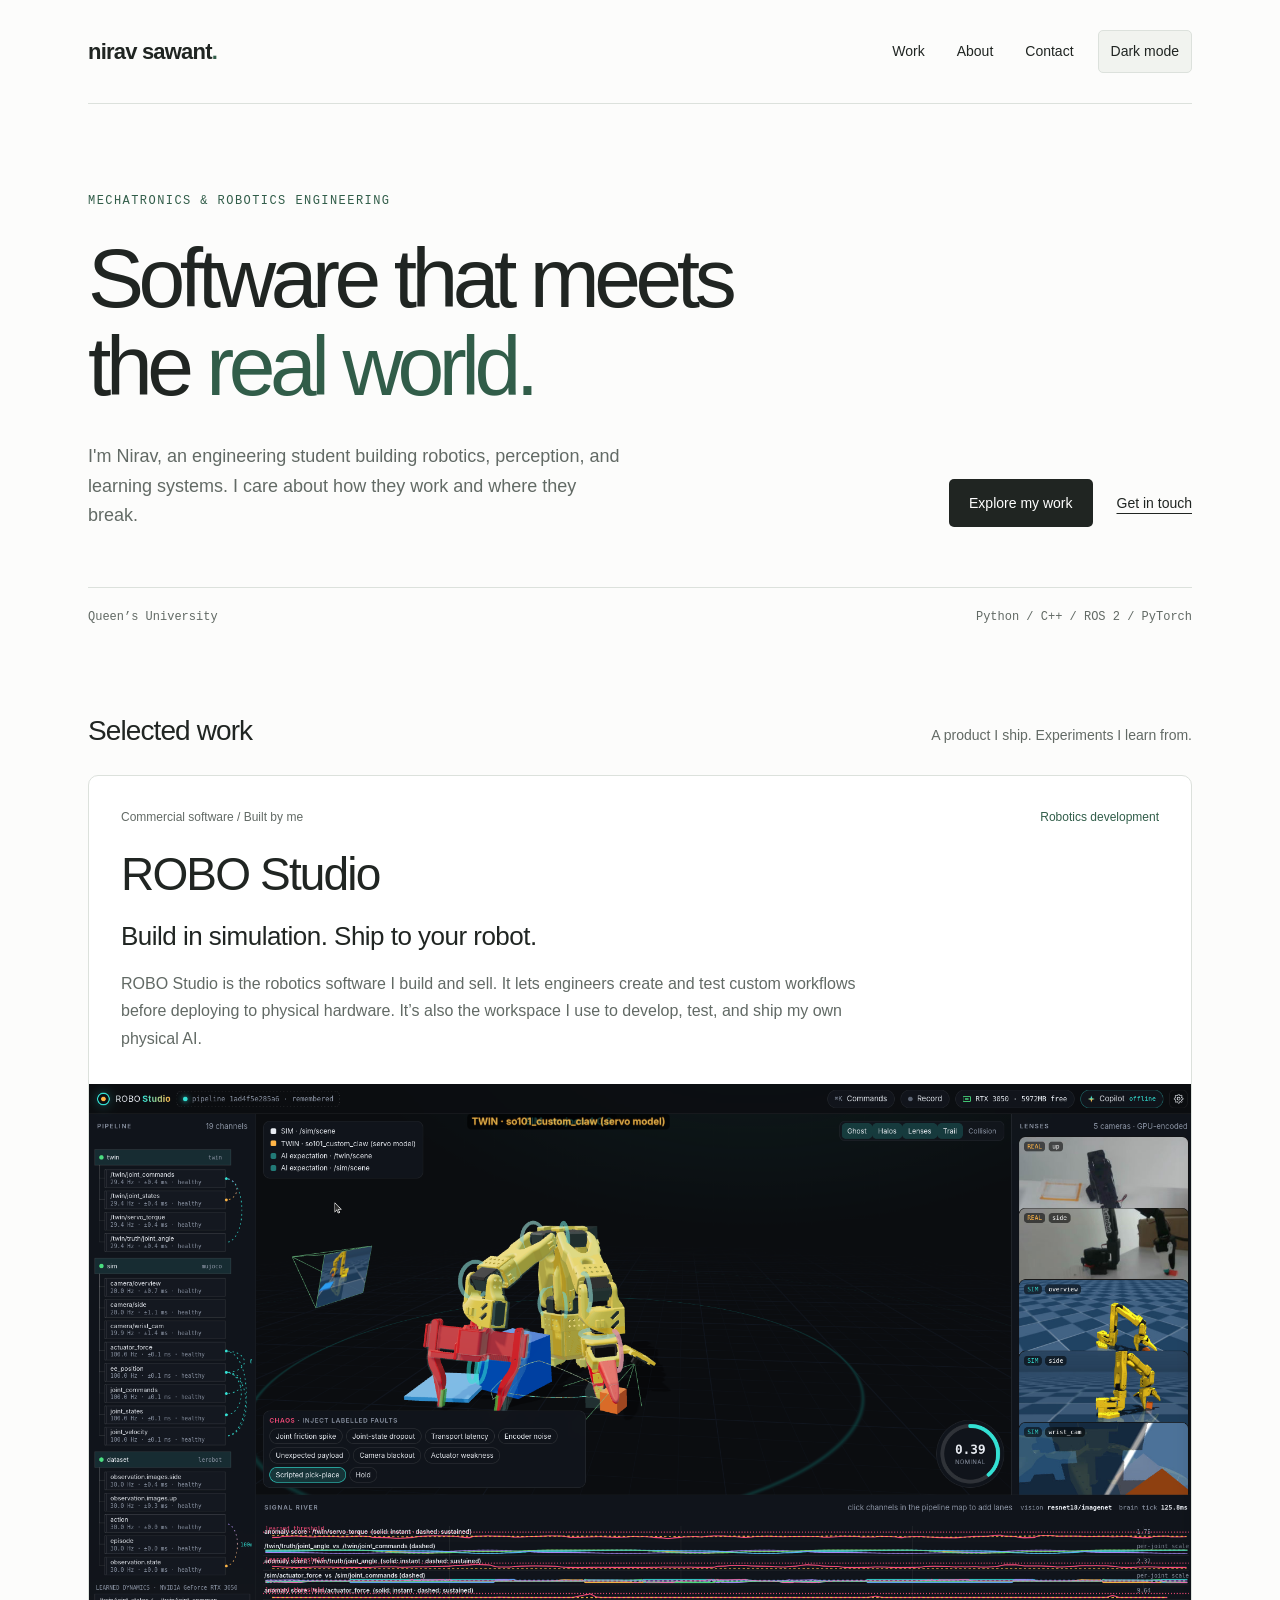
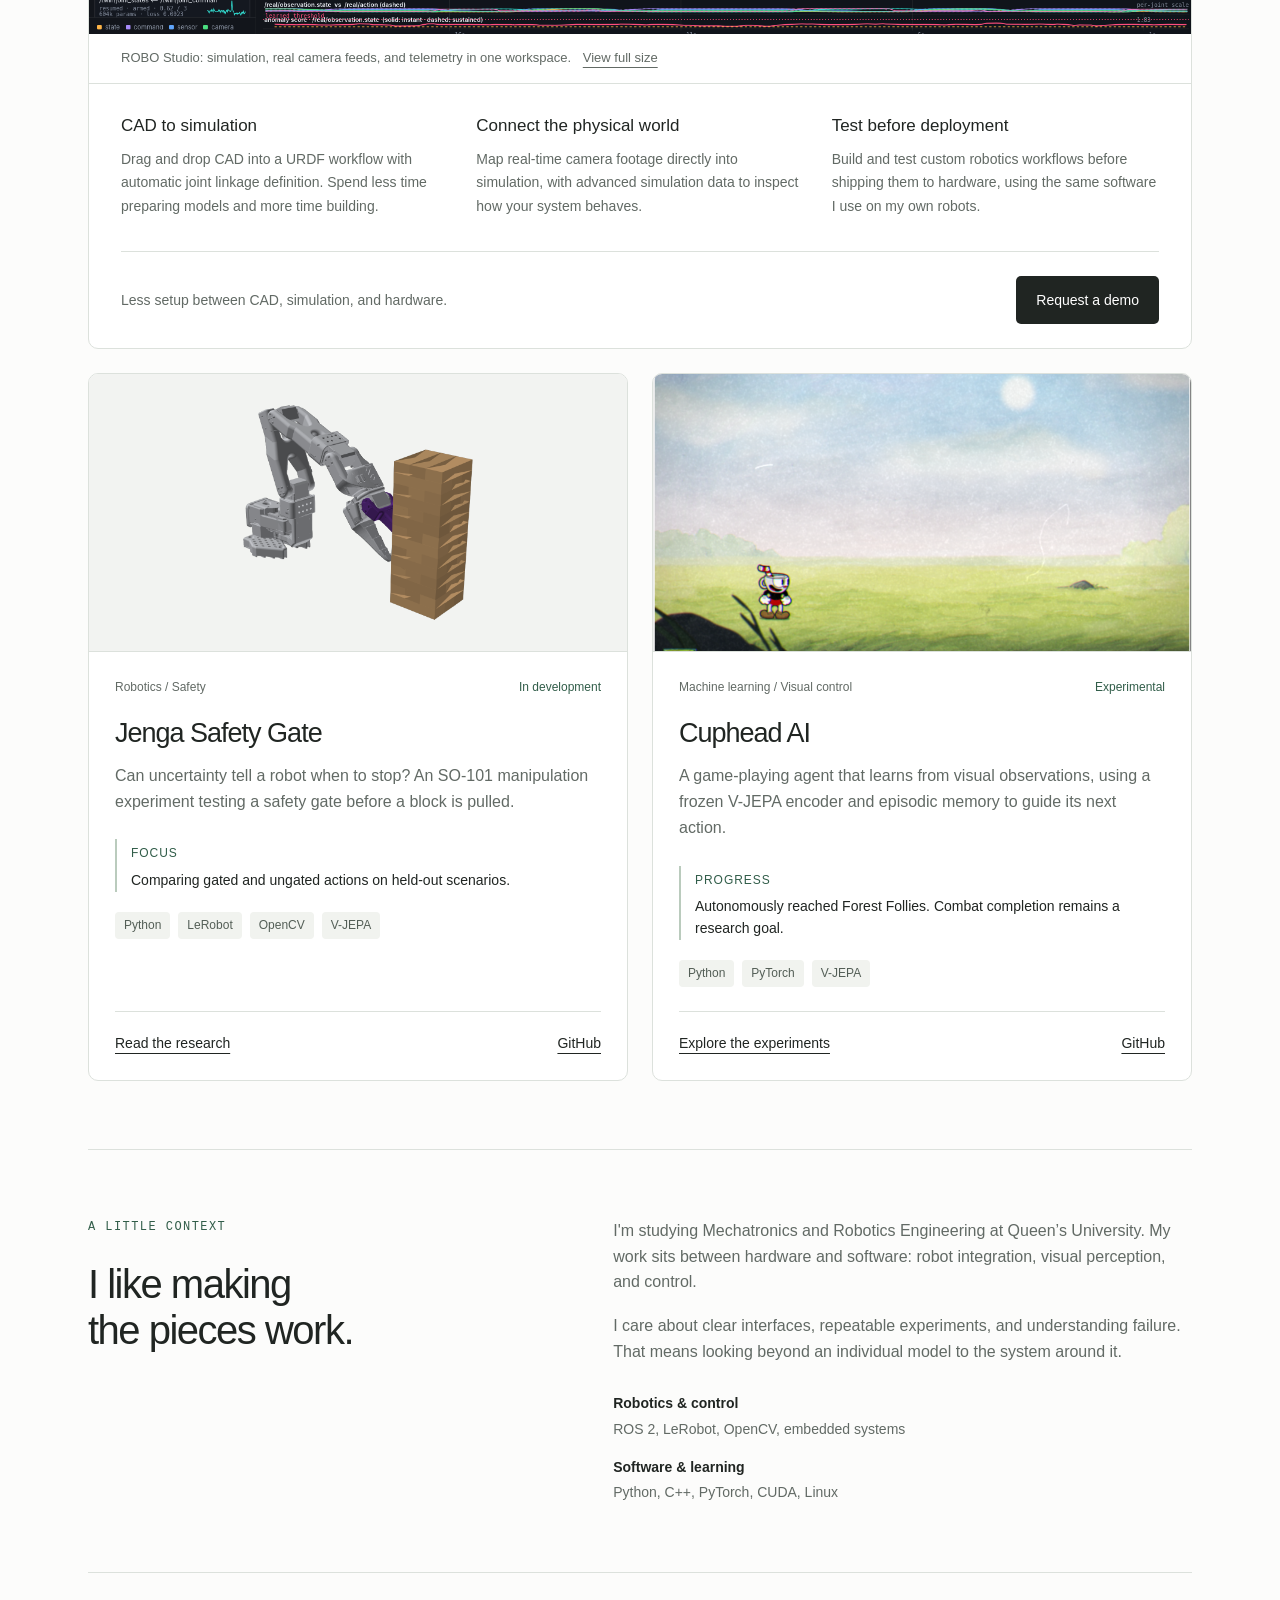
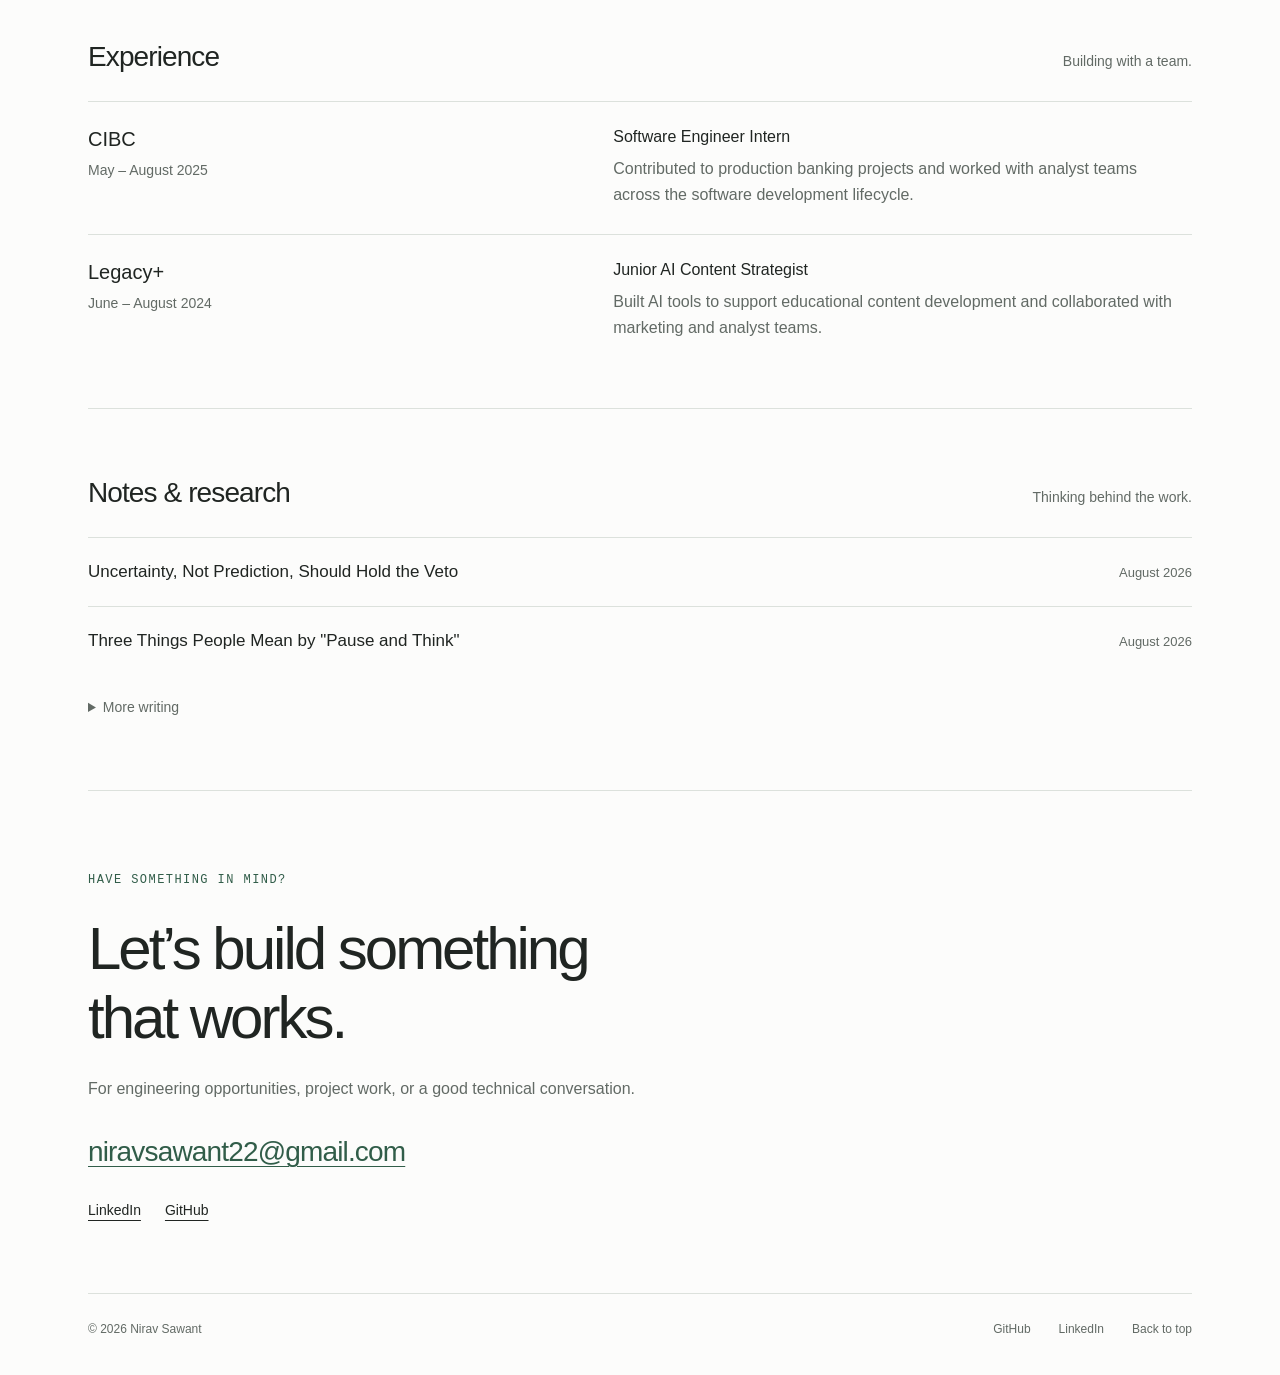
<file: index.html>
<!doctype html>
<html lang="en">
<head>
<meta charset="utf-8">
<meta name="viewport" content="width=device-width, initial-scale=1">
<link rel="icon" href="favicon.jpg">
<script src="theme.js"></script>
<link rel="stylesheet" href="portfolio.css">
<title>Nirav Sawant - Robotics &amp; Software</title>
<meta name="description" content="Nirav Sawant’s portfolio. Mechatronics and robotics engineering, visual control, and machine learning projects.">
<meta property="og:title" content="Nirav Sawant - Robotics &amp; Software">
<meta property="og:description" content="Software that meets the real world. Selected robotics and machine learning projects.">
<meta property="og:type" content="website">
<link rel="canonical" href="https://niravsawant.com/">
</head>
<body id="top">
<a class="skip-link" href="#main">Skip to content</a>
<header class="site-header wrap">
<a class="wordmark" href="index.html" aria-label="Nirav Sawant home">nirav sawant<span class="brand-dot">.</span>
</a>
<nav aria-label="Main navigation">
<a href="#projects">Work</a>
<a href="#about">About</a>
<a href="#contact">Contact</a>
</nav>
<button class="theme-toggle" type="button" aria-label="Switch to dark mode" hidden>Dark mode</button>
</header>
<main id="main" class="wrap">
<section class="hero" aria-labelledby="intro-title">
<p class="eyebrow">Mechatronics &amp; robotics engineering</p>
<h1 id="intro-title">Software that meets<br>the <span>real world.</span>
</h1>
<div class="hero-bottom">
<p>I'm Nirav, an engineering student building robotics, perception, and learning systems. I care about how they work and where they break.</p>
<div class="hero-links">
<a class="button" href="#projects">Explore my work</a>
<a class="text-link" href="mailto:niravsawant22@gmail.com">Get in touch</a>
</div>
</div>
<div class="hero-footnote">
<span>Queen’s University</span>
<span>Python / C++ / ROS 2 / PyTorch</span>
</div>
</section>
<section id="projects" class="section" aria-labelledby="work-title">
<div class="section-heading">
<h2 id="work-title">Selected work</h2>
<p>A product I ship. Experiments I learn from.</p>
</div>
<div class="project-grid">
<article class="project-card studio-card" id="robo-studio">
<div class="studio-intro">
<div class="project-meta"><span>Commercial software / Built by me</span><span class="status">Robotics development</span></div>
<h3>ROBO Studio</h3>
<p class="studio-tagline">Build in simulation. Ship to your robot.</p>
<p>ROBO Studio is the robotics software I build and sell. It lets engineers create and test custom workflows before deploying to physical hardware. It’s also the workspace I use to develop, test, and ship my own physical AI.</p>
</div>
<figure class="studio-figure">
<a href="robo-studio.png" aria-label="Open full-size ROBO Studio screenshot"><img src="robo-studio.png" width="1912" height="954" loading="lazy" decoding="async" alt="ROBO Studio showing a robot arm digital twin, real and simulated camera feeds, a workflow pipeline, and simulation telemetry."></a>
<figcaption>ROBO Studio: simulation, real camera feeds, and telemetry in one workspace. <a href="robo-studio.png">View full size</a></figcaption>
</figure>
<div class="studio-features">
<div><h4>CAD to simulation</h4><p>Drag and drop CAD into a URDF workflow with automatic joint linkage definition. Spend less time preparing models and more time building.</p></div>
<div><h4>Connect the physical world</h4><p>Map real-time camera footage directly into simulation, with advanced simulation data to inspect how your system behaves.</p></div>
<div><h4>Test before deployment</h4><p>Build and test custom robotics workflows before shipping them to hardware, using the same software I use on my own robots.</p></div>
</div>
<div class="studio-footer"><p>Less setup between CAD, simulation, and hardware.</p><a class="button" href="mailto:niravsawant22@gmail.com?subject=ROBO%20Studio%20demo">Request a demo</a></div>
</article>

<article class="project-card" id="jenga-safety-gate">
<a class="project-image jenga" href="article-safety-gate.html" aria-label="Read about Jenga Safety Gate">
<img src="so101-jenga-urdf.png" width="897" height="844" alt="SO-101 robot arm model with its gripper beside a Jenga tower." decoding="async">
</a>
<div class="project-body">
<div class="project-meta">
<span>Robotics / Safety</span>
<span class="status">In development</span>
</div>
<h3>Jenga Safety Gate</h3>
<p>Can uncertainty tell a robot when to stop? An SO-101 manipulation experiment testing a safety gate before a block is pulled.</p>
<div class="project-detail">
<span>Focus</span>
<p>Comparing gated and ungated actions on held-out scenarios.</p>
</div>
<ul class="tags" aria-label="Technologies">
<li>Python</li>
<li>LeRobot</li>
<li>OpenCV</li>
<li>V-JEPA</li>
</ul>
<div class="project-links">
<a href="article-safety-gate.html">Read the research</a>
<a href="https://github.com/NiravTech22/jenga-safety-gate">GitHub</a>
</div>
</div>
</article>
<article class="project-card" id="cuphead-ai">
<a class="project-image cuphead" href="https://github.com/NiravTech22/cuphead-ai#experimental-evidence" aria-label="Explore Cuphead AI experiments">
<img src="cuphead-ai-forest-follies.png" width="966" height="572" alt="Cuphead in the playable Forest Follies scene after autonomous navigation." decoding="async">
</a>
<div class="project-body">
<div class="project-meta">
<span>Machine learning / Visual control</span>
<span class="status">Experimental</span>
</div>
<h3>Cuphead AI</h3>
<p>A game-playing agent that learns from visual observations, using a frozen V-JEPA encoder and episodic memory to guide its next action.</p>
<div class="project-detail">
<span>Progress</span>
<p>Autonomously reached Forest Follies. Combat completion remains a research goal.</p>
</div>
<ul class="tags" aria-label="Technologies">
<li>Python</li>
<li>PyTorch</li>
<li>V-JEPA</li>
</ul>
<div class="project-links">
<a href="https://github.com/NiravTech22/cuphead-ai#experimental-evidence">Explore the experiments</a>
<a href="https://github.com/NiravTech22/cuphead-ai">GitHub</a>
</div>
</div>
</article>
</div>
</section>
<section id="about" class="section about-grid" aria-labelledby="about-title">
<div>
<p class="eyebrow">A little context</p>
<h2 id="about-title">I like making<br>the pieces work.</h2>
</div>
<div class="about-copy">
<p>I'm studying Mechatronics and Robotics Engineering at Queen’s University. My work sits between hardware and software: robot integration, visual perception, and control.</p>
<p>I care about clear interfaces, repeatable experiments, and understanding failure. That means looking beyond an individual model to the system around it.</p>
<dl class="skills">
<div>
<dt>Robotics &amp; control</dt>
<dd>ROS 2, LeRobot, OpenCV, embedded systems</dd>
</div>
<div>
<dt>Software &amp; learning</dt>
<dd>Python, C++, PyTorch, CUDA, Linux</dd>
</div>
</dl>
</div>
</section>
<section id="timeline" class="section" aria-labelledby="experience-title">
<div class="section-heading">
<h2 id="experience-title">Experience</h2>
<p>Building with a team.</p>
</div>
<div class="experience-row">
<div>
<h3>CIBC</h3>
<span>May – August 2025</span>
</div>
<div>
<h4>Software Engineer Intern</h4>
<p>Contributed to production banking projects and worked with analyst teams across the software development lifecycle.</p>
</div>
</div>
<div class="experience-row">
<div>
<h3>Legacy+</h3>
<span>June – August 2024</span>
</div>
<div>
<h4>Junior AI Content Strategist</h4>
<p>Built AI tools to support educational content development and collaborated with marketing and analyst teams.</p>
</div>
</div>
</section>
<section id="tech-blog" class="section writing" aria-labelledby="writing-title">
<div class="section-heading">
<h2 id="writing-title">Notes &amp; research</h2>
<p>Thinking behind the work.</p>
</div>
<ul class="writing-list">
<li>
<a href="article-safety-gate.html">Uncertainty, Not Prediction, Should Hold the Veto</a>
<span>August 2026</span>
</li>
<li>
<a href="article-pause-and-think.html">Three Things People Mean by "Pause and Think"</a>
<span>August 2026</span>
</li>
</ul>
<details>
<summary>More writing</summary>
<ul class="writing-list">
<li>
<a href="article-social-media-success.html">What Social Media Did to the Definition of Success</a>
<span>August 2026</span>
</li>
<li>
<a href="article-attestation-layer.html">The Attestation Layer</a>
<span>August 2026</span>
</li>
<li>
<a href="article-natural-intelligence.html">Why AI Won't Outsmart Natural Intelligence</a>
<span>August 2026</span>
</li>
<li>
<a href="article-studentio.html">Learning as a Control Problem</a>
<span>January 2025</span>
</li>
<li>
<a href="article-gpu-computing.html">GPU-Accelerated Computing in Modern AI</a>
<span>January 2025</span>
</li>
</ul>
</details>
</section>
<section id="contact" class="contact-section" aria-labelledby="contact-title">
<p class="eyebrow">Have something in mind?</p>
<h2 id="contact-title">Let’s build something<br>that works.</h2>
<p>For engineering opportunities, project work, or a good technical conversation.</p>
<a class="contact-email" href="mailto:niravsawant22@gmail.com">niravsawant22@gmail.com</a>
<div class="contact-links">
<a href="https://www.linkedin.com/in/nirav-sawant-11b739300/">LinkedIn</a>
<a href="https://github.com/NiravTech22">GitHub</a>
</div>
</section>
</main>
<footer class="site-footer wrap">
<span>© 2026 Nirav Sawant</span>
<a href="https://github.com/NiravTech22">GitHub</a>
<a href="https://www.linkedin.com/in/nirav-sawant-11b739300/">LinkedIn</a>
<a href="#top">Back to top</a>
</footer>
</body>
</html>
</file>
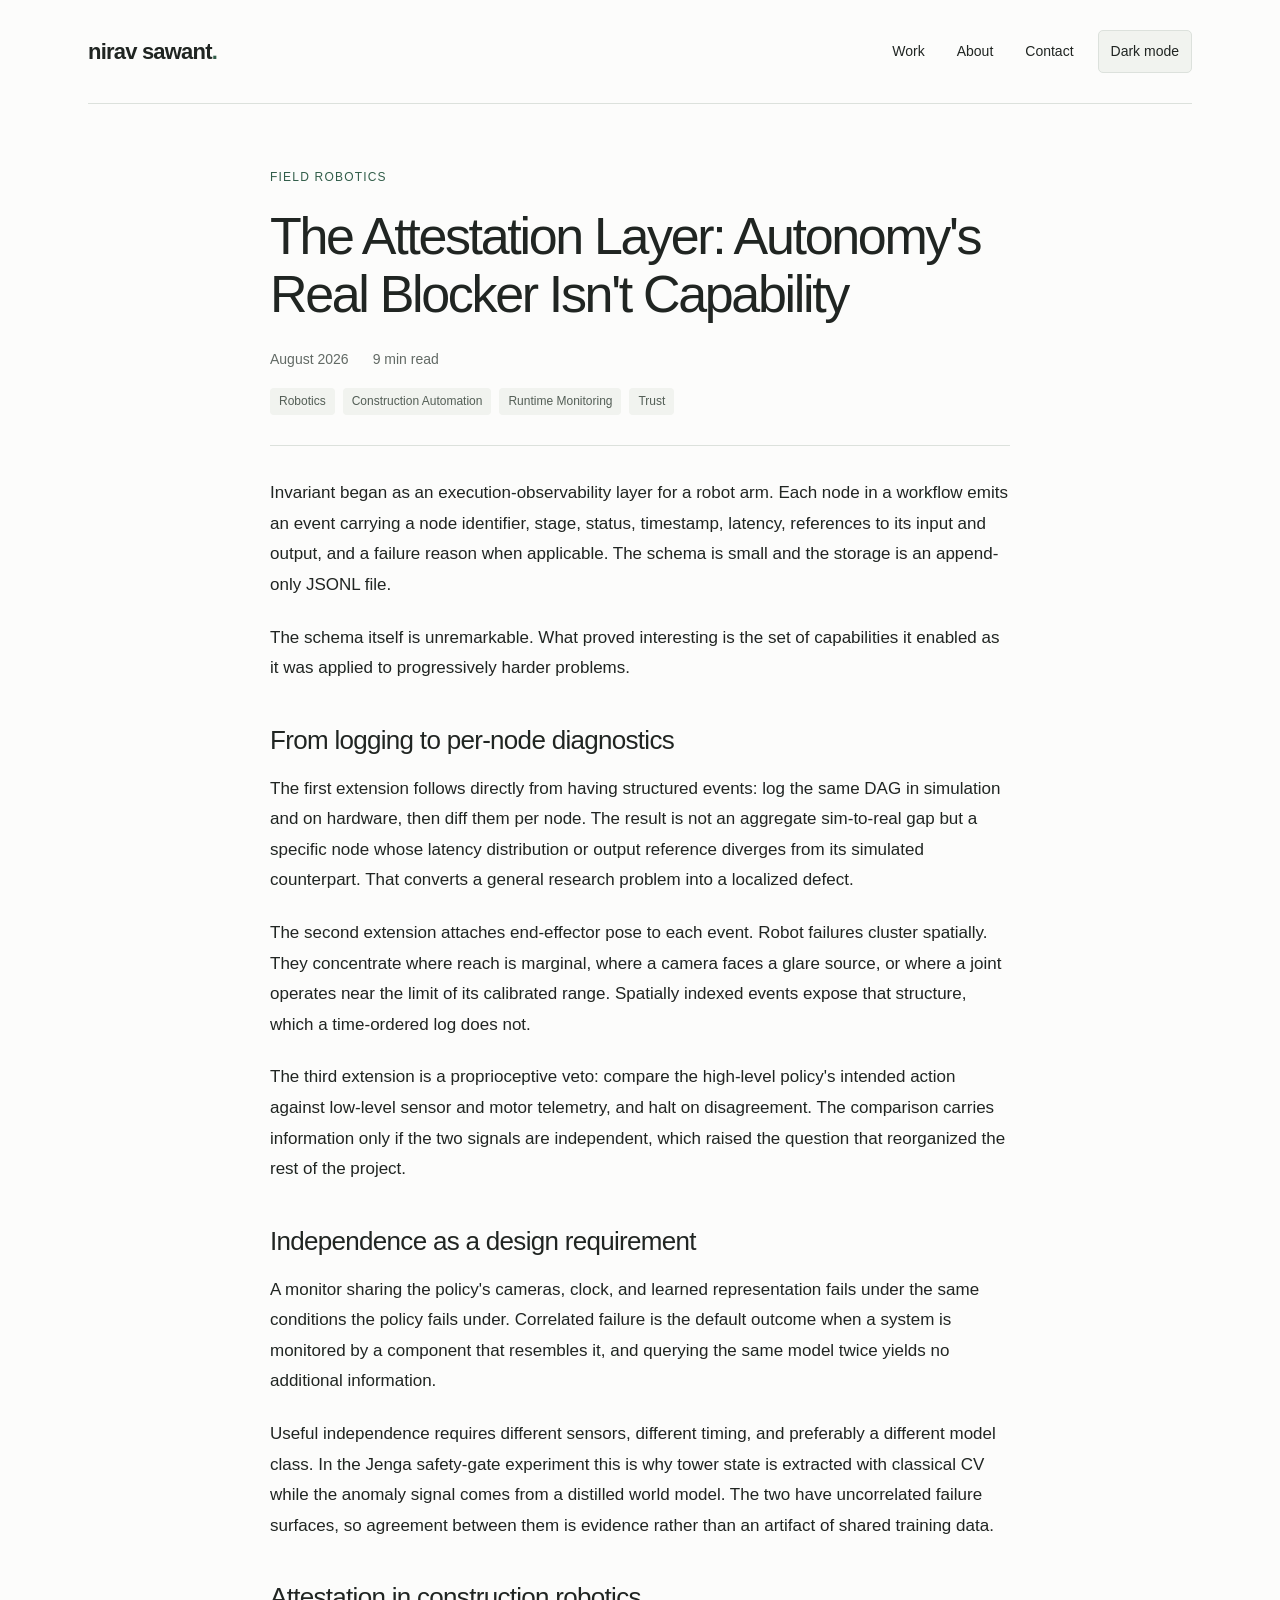
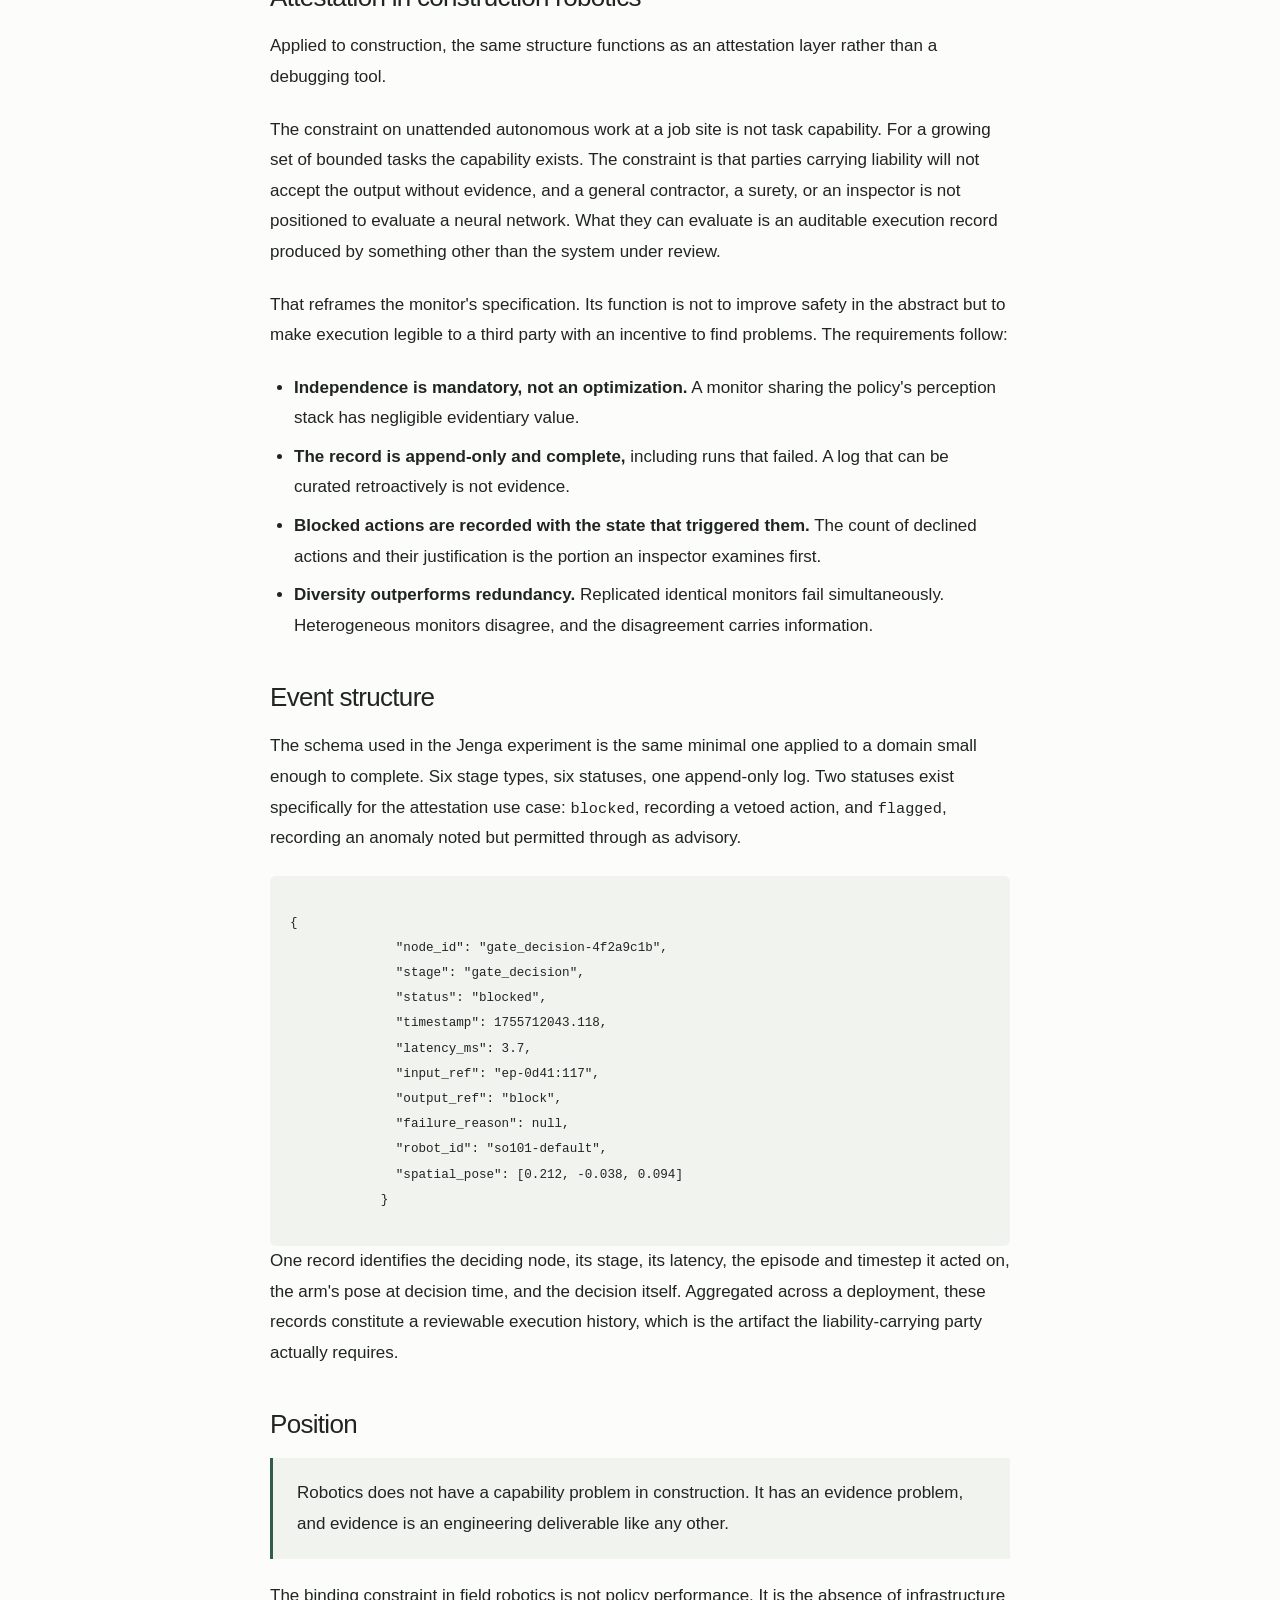
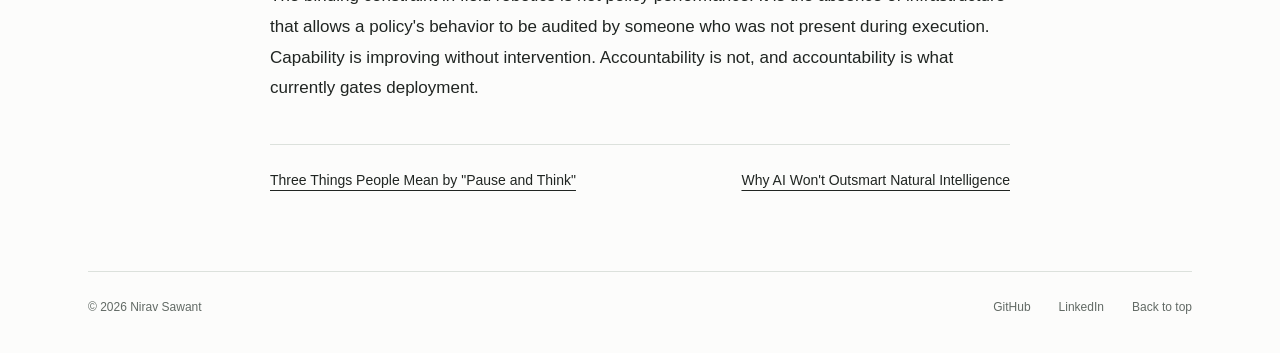
<file: article-attestation-layer.html>
<!doctype html>
<html lang="en">
<head>
<meta charset="utf-8">
<meta name="viewport" content="width=device-width, initial-scale=1">
<link rel="icon" href="favicon.jpg">
<script src="theme.js"></script>
<link rel="stylesheet" href="portfolio.css">
<link rel="stylesheet" href="article.css">
<title>The Attestation Layer: Autonomy's Real Blocker Isn't Capability | Nirav Sawant</title>
</head>
<body id="top">
<a class="skip-link" href="#main">Skip to content</a>
<header class="site-header wrap">
<a class="wordmark" href="index.html" aria-label="Nirav Sawant home">nirav sawant<span class="brand-dot">.</span>
</a>
<nav aria-label="Main navigation">
<a href="index.html#projects">Work</a>
<a href="index.html#about">About</a>
<a href="index.html#contact">Contact</a>
</nav>
<button class="theme-toggle" type="button" aria-label="Switch to dark mode" hidden>Dark mode</button>
</header>
<main id="main">
<article class="article-container">
        <header class="article-header">
            <div class="article-kicker">Field robotics</div>
            <h1>The Attestation Layer: Autonomy's Real Blocker Isn't Capability</h1>
            <div class="article-meta">
                <span> August 2026</span>
                <span> 9 min read</span>
            </div>
            <div class="tags">
                <span class="tag">Robotics</span>
                <span class="tag">Construction Automation</span>
                <span class="tag">Runtime Monitoring</span>
                <span class="tag">Trust</span>
            </div>
        </header>

        <div class="article-content">
            <p>Invariant began as an execution-observability layer for a robot arm. Each node in a workflow emits an event
                carrying a node identifier, stage, status, timestamp, latency, references to its input and output, and a failure
                reason when applicable. The schema is small and the storage is an append-only JSONL file.</p>

            <p>The schema itself is unremarkable. What proved interesting is the set of capabilities it enabled as it was
                applied to progressively harder problems.</p>

            <h2>From logging to per-node diagnostics</h2>

            <p>The first extension follows directly from having structured events: log the same DAG in simulation and on
                hardware, then diff them per node. The result is not an aggregate sim-to-real gap but a specific node whose
                latency distribution or output reference diverges from its simulated counterpart. That converts a general
                research problem into a localized defect.</p>

            <p>The second extension attaches end-effector pose to each event. Robot failures cluster spatially. They
                concentrate where reach is marginal, where a camera faces a glare source, or where a joint operates near the
                limit of its calibrated range. Spatially indexed events expose that structure, which a time-ordered log does
                not.</p>

            <p>The third extension is a proprioceptive veto: compare the high-level policy's intended action against low-level
                sensor and motor telemetry, and halt on disagreement. The comparison carries information only if the two signals
                are independent, which raised the question that reorganized the rest of the project.</p>

            <h2>Independence as a design requirement</h2>

            <p>A monitor sharing the policy's cameras, clock, and learned representation fails under the same conditions the
                policy fails under. Correlated failure is the default outcome when a system is monitored by a component that
                resembles it, and querying the same model twice yields no additional information.</p>

            <p>Useful independence requires different sensors, different timing, and preferably a different model class. In the
                Jenga safety-gate experiment this is why tower state is extracted with classical CV while the anomaly signal
                comes from a distilled world model. The two have uncorrelated failure surfaces, so agreement between them is
                evidence rather than an artifact of shared training data.</p>

            <h2>Attestation in construction robotics</h2>

            <p>Applied to construction, the same structure functions as an attestation layer rather than a debugging tool.</p>

            <p>The constraint on unattended autonomous work at a job site is not task capability. For a growing set of bounded
                tasks the capability exists. The constraint is that parties carrying liability will not accept the output
                without evidence, and a general contractor, a surety, or an inspector is not positioned to evaluate a neural
                network. What they can evaluate is an auditable execution record produced by something other than the system
                under review.</p>

            <p>That reframes the monitor's specification. Its function is not to improve safety in the abstract but to make
                execution legible to a third party with an incentive to find problems. The requirements follow:</p>

            <ul>
                <li>
<strong>Independence is mandatory, not an optimization.</strong> A monitor sharing the policy's perception
                    stack has negligible evidentiary value.</li>
                <li>
<strong>The record is append-only and complete,</strong> including runs that failed. A log that can be
                    curated retroactively is not evidence.</li>
                <li>
<strong>Blocked actions are recorded with the state that triggered them.</strong> The count of declined
                    actions and their justification is the portion an inspector examines first.</li>
                <li>
<strong>Diversity outperforms redundancy.</strong> Replicated identical monitors fail simultaneously.
                    Heterogeneous monitors disagree, and the disagreement carries information.</li>
            </ul>

            <h2>Event structure</h2>

            <p>The schema used in the Jenga experiment is the same minimal one applied to a domain small enough to complete.
                Six stage types, six statuses, one append-only log. Two statuses exist specifically for the attestation use
                case: <code>blocked</code>, recording a vetoed action, and <code>flagged</code>, recording an anomaly noted but
                permitted through as advisory.</p>

            <div class="code-block">
                <pre>
<code>{
              "node_id": "gate_decision-4f2a9c1b",
              "stage": "gate_decision",
              "status": "blocked",
              "timestamp": 1755712043.118,
              "latency_ms": 3.7,
              "input_ref": "ep-0d41:117",
              "output_ref": "block",
              "failure_reason": null,
              "robot_id": "so101-default",
              "spatial_pose": [0.212, -0.038, 0.094]
            }</code>
</pre>
            </div>

            <p>One record identifies the deciding node, its stage, its latency, the episode and timestep it acted on, the arm's
                pose at decision time, and the decision itself. Aggregated across a deployment, these records constitute a
                reviewable execution history, which is the artifact the liability-carrying party actually requires.</p>

            <h2>Position</h2>

            <p class="claim">Robotics does not have a capability problem in construction. It has an evidence problem, and evidence is an engineering deliverable like any other.</p>
            <p>The binding constraint in field robotics is not policy performance. It is the absence of infrastructure that
                allows a policy's behavior to be audited by someone who was not present during execution. Capability is
                improving without intervention. Accountability is not, and accountability is what currently gates
                deployment.</p>
        </div>

        <nav class="article-nav">
            <a class="prev" href="article-pause-and-think.html">Three Things People Mean by "Pause and Think"</a>
            <a href="article-natural-intelligence.html">Why AI Won't Outsmart Natural Intelligence</a>
        </nav>
    </article>
</main>
<footer class="site-footer wrap">
<span>© 2026 Nirav Sawant</span>
<a href="https://github.com/NiravTech22">GitHub</a>
<a href="https://www.linkedin.com/in/nirav-sawant-11b739300/">LinkedIn</a>
<a href="#top">Back to top</a>
</footer>
</body>
</html>
</file>
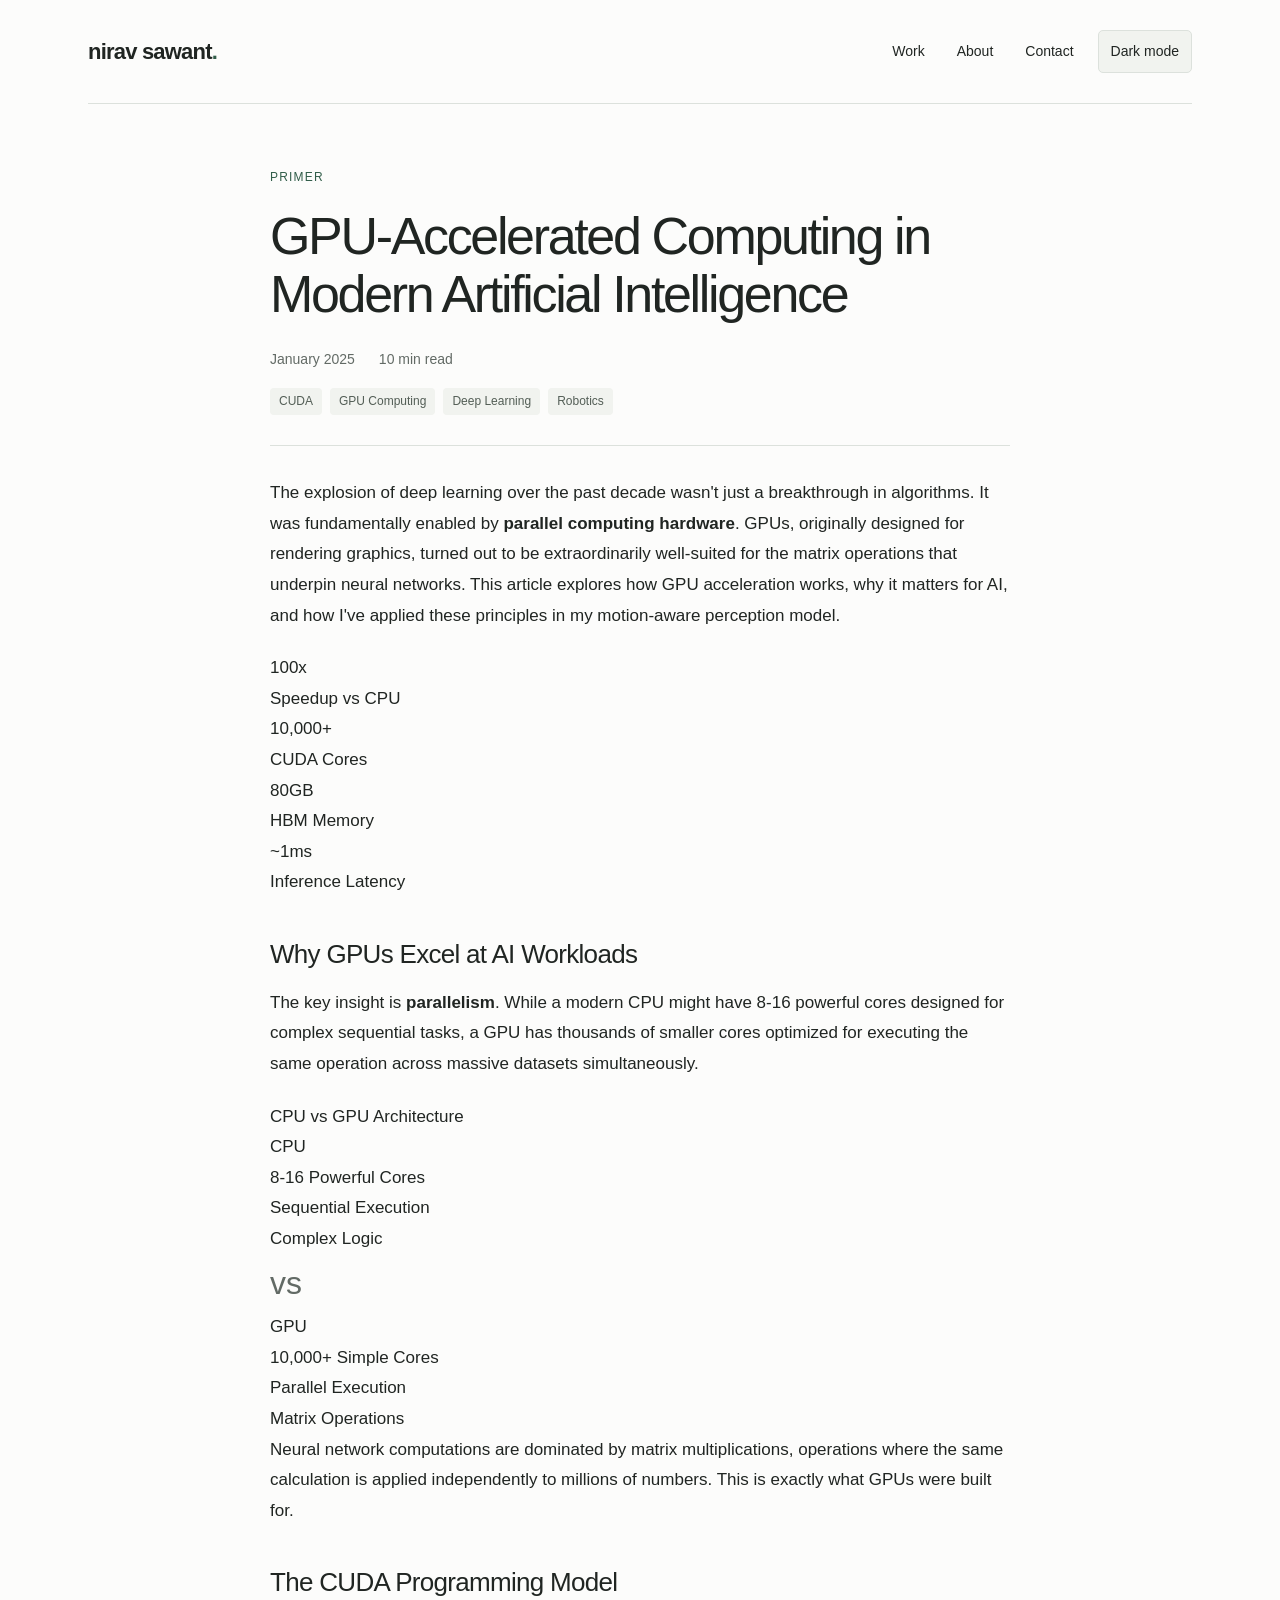
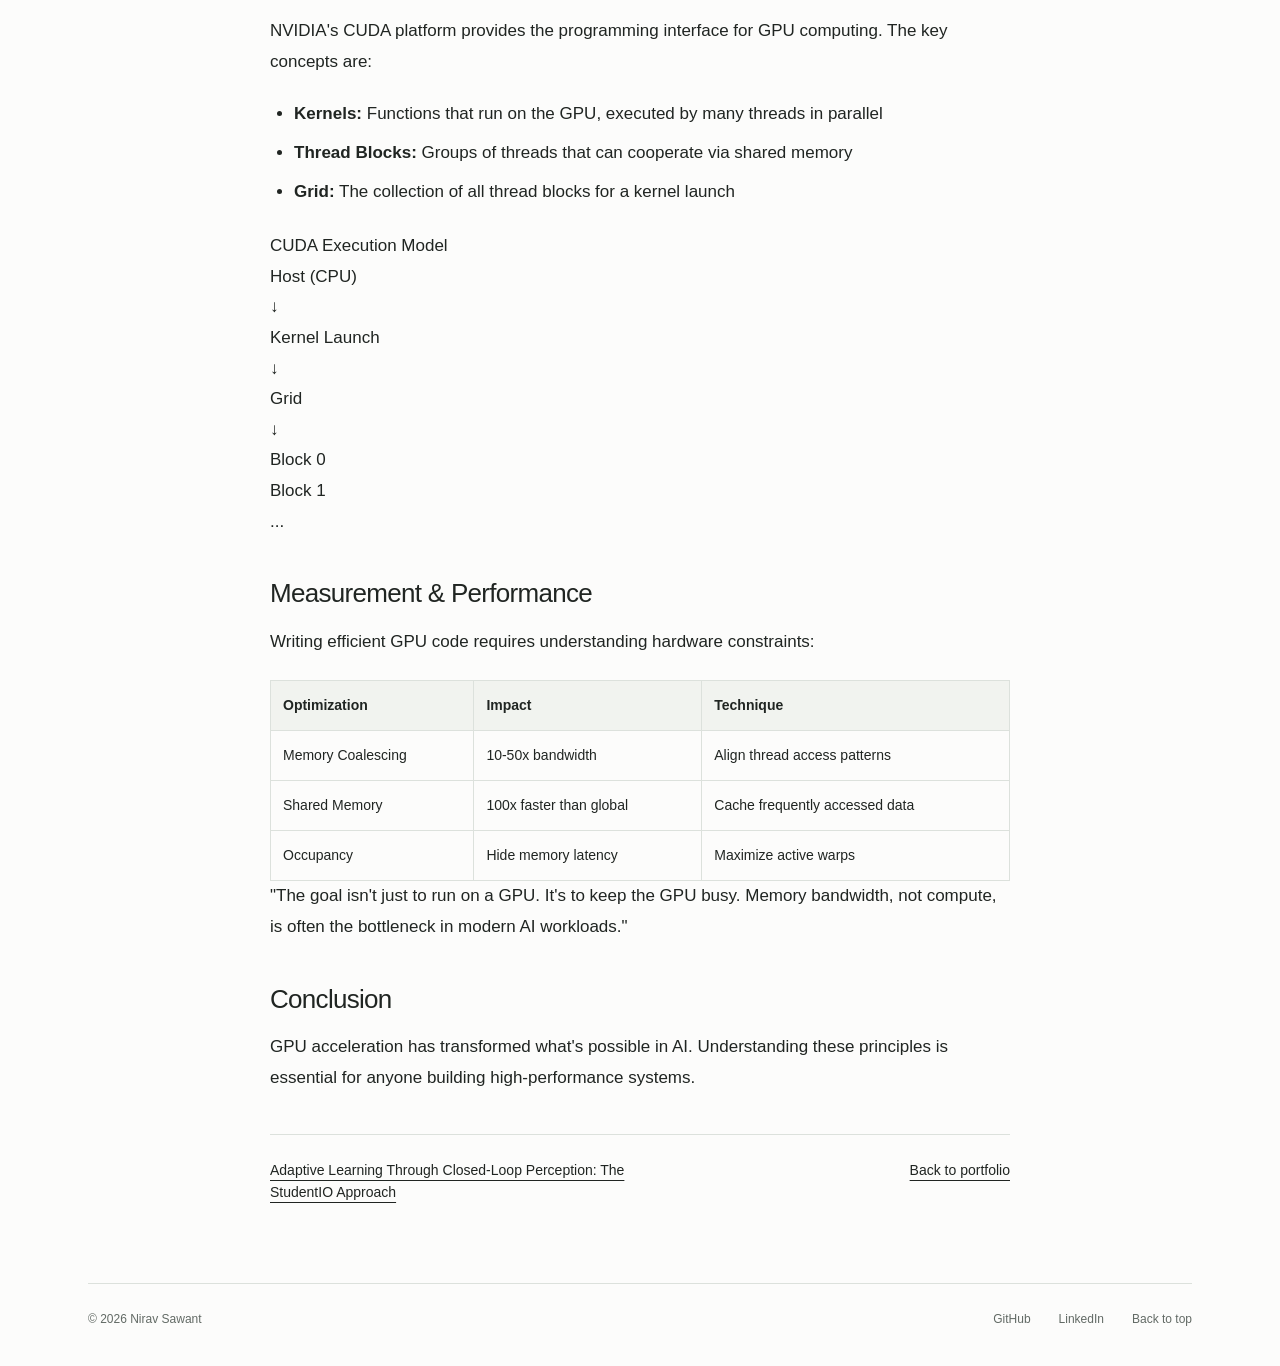
<file: article-gpu-computing.html>
<!doctype html>
<html lang="en">
<head>
<meta charset="utf-8">
<meta name="viewport" content="width=device-width, initial-scale=1">
<link rel="icon" href="favicon.jpg">
<script src="theme.js"></script>
<link rel="stylesheet" href="portfolio.css">
<link rel="stylesheet" href="article.css">
<title>GPU-Accelerated Computing in Modern AI | Nirav Sawant</title>
</head>
<body id="top">
<a class="skip-link" href="#main">Skip to content</a>
<header class="site-header wrap">
<a class="wordmark" href="index.html" aria-label="Nirav Sawant home">nirav sawant<span class="brand-dot">.</span>
</a>
<nav aria-label="Main navigation">
<a href="index.html#projects">Work</a>
<a href="index.html#about">About</a>
<a href="index.html#contact">Contact</a>
</nav>
<button class="theme-toggle" type="button" aria-label="Switch to dark mode" hidden>Dark mode</button>
</header>
<main id="main">
<article class="article-container">
        <header class="article-header">
            <div class="article-kicker">Primer</div>
            <h1>GPU-Accelerated Computing in Modern Artificial Intelligence</h1>
            <div class="article-meta">
                <span> January 2025</span>
                <span> 10 min read</span>
            </div>
            <div class="tags">
                <span class="tag">CUDA</span>
                <span class="tag">GPU Computing</span>
                <span class="tag">Deep Learning</span>
                <span class="tag">Robotics</span>
            </div>
        </header>

        <div class="article-content">
            <p>
                The explosion of deep learning over the past decade wasn't just a breakthrough in algorithms. It was
                fundamentally enabled by <strong>parallel computing hardware</strong>. GPUs, originally designed for
                rendering graphics, turned out to be extraordinarily well-suited for the matrix operations that
                underpin neural networks. This article explores how GPU acceleration works, why it matters for AI,
                and how I've applied these principles in my motion-aware perception model.
            </p>

            <div class="stats-grid">
                <div class="stat-card">
                    <div class="stat-value">100x</div>
                    <div class="stat-label">Speedup vs CPU</div>
                </div>
                <div class="stat-card">
                    <div class="stat-value">10,000+</div>
                    <div class="stat-label">CUDA Cores</div>
                </div>
                <div class="stat-card">
                    <div class="stat-value">80GB</div>
                    <div class="stat-label">HBM Memory</div>
                </div>
                <div class="stat-card">
                    <div class="stat-value">~1ms</div>
                    <div class="stat-label">Inference Latency</div>
                </div>
            </div>

            <h2>Why GPUs Excel at AI Workloads</h2>

            <p>
                The key insight is <strong>parallelism</strong>. While a modern CPU might have 8-16 powerful cores
                designed for complex sequential tasks, a GPU has thousands of smaller cores optimized for executing
                the same operation across massive datasets simultaneously.
            </p>

            <div class="flowchart">
                <div class="flowchart-title">CPU vs GPU Architecture</div>
                <div class="flow-diagram">
                    <div class="flow-row">
                        <div class="flow-vertical">
                            <div class="flow-box primary">CPU</div>
                            <div class="flow-box">8-16 Powerful Cores</div>
                            <div class="flow-box">Sequential Execution</div>
                            <div class="flow-box">Complex Logic</div>
                        </div>
                        <span style="font-size: 2rem; color: var(--muted);">vs</span>
                        <div class="flow-vertical">
                            <div class="flow-box gpu">GPU</div>
                            <div class="flow-box">10,000+ Simple Cores</div>
                            <div class="flow-box">Parallel Execution</div>
                            <div class="flow-box">Matrix Operations</div>
                        </div>
                    </div>
                </div>
            </div>

            <p>
                Neural network computations are dominated by matrix multiplications, operations where the same
                calculation is applied independently to millions of numbers. This is exactly what GPUs were
                built for.
            </p>

            <h2>The CUDA Programming Model</h2>
            <p>NVIDIA's CUDA platform provides the programming interface for GPU computing. The key concepts are:</p>
            <ul>
                <li>
<strong>Kernels:</strong> Functions that run on the GPU, executed by many threads in parallel</li>
                <li>
<strong>Thread Blocks:</strong> Groups of threads that can cooperate via shared memory</li>
                <li>
<strong>Grid:</strong> The collection of all thread blocks for a kernel launch</li>
            </ul>

            <div class="flowchart">
                <div class="flowchart-title">CUDA Execution Model</div>
                <div class="flow-diagram">
                    <div class="flow-box primary">Host (CPU)</div>
                    <span class="flow-arrow down">↓</span>
                    <div class="flow-box">Kernel Launch</div>
                    <span class="flow-arrow down">↓</span>
                    <div class="flow-row">
                        <div class="flow-box gpu">Grid</div>
                    </div>
                    <span class="flow-arrow down">↓</span>
                    <div class="flow-row">
                        <div class="flow-box">Block 0</div>
                        <div class="flow-box">Block 1</div>
                        <div class="flow-box">...</div>
                    </div>
                </div>
            </div>

            <h2>Measurement & Performance</h2>
            <p>Writing efficient GPU code requires understanding hardware constraints:</p>
            <table class="comparison-table">
                <tr>
                    <th>Optimization</th>
                    <th>Impact</th>
                    <th>Technique</th>
                </tr>
                <tr>
                    <td>Memory Coalescing</td>
                    <td>10-50x bandwidth</td>
                    <td>Align thread access patterns</td>
                </tr>
                <tr>
                    <td>Shared Memory</td>
                    <td>100x faster than global</td>
                    <td>Cache frequently accessed data</td>
                </tr>
                <tr>
                    <td>Occupancy</td>
                    <td>Hide memory latency</td>
                    <td>Maximize active warps</td>
                </tr>
            </table>

            <div class="highlight-box">
                <p>"The goal isn't just to run on a GPU. It's to keep the GPU busy. Memory bandwidth, not compute, is
                    often the bottleneck in modern AI workloads."</p>
            </div>

            <h2>Conclusion</h2>
            <p> GPU acceleration has transformed what's possible in AI. Understanding these principles is essential for
                anyone building high-performance systems.</p>
        </div>

        <nav class="article-nav">
            <a class="prev" href="article-studentio.html">Adaptive Learning Through Closed-Loop Perception: The StudentIO Approach</a>
            <a href="index.html#tech-blog">Back to portfolio</a>
        </nav>
    </article>
</main>
<footer class="site-footer wrap">
<span>© 2026 Nirav Sawant</span>
<a href="https://github.com/NiravTech22">GitHub</a>
<a href="https://www.linkedin.com/in/nirav-sawant-11b739300/">LinkedIn</a>
<a href="#top">Back to top</a>
</footer>
</body>
</html>
</file>
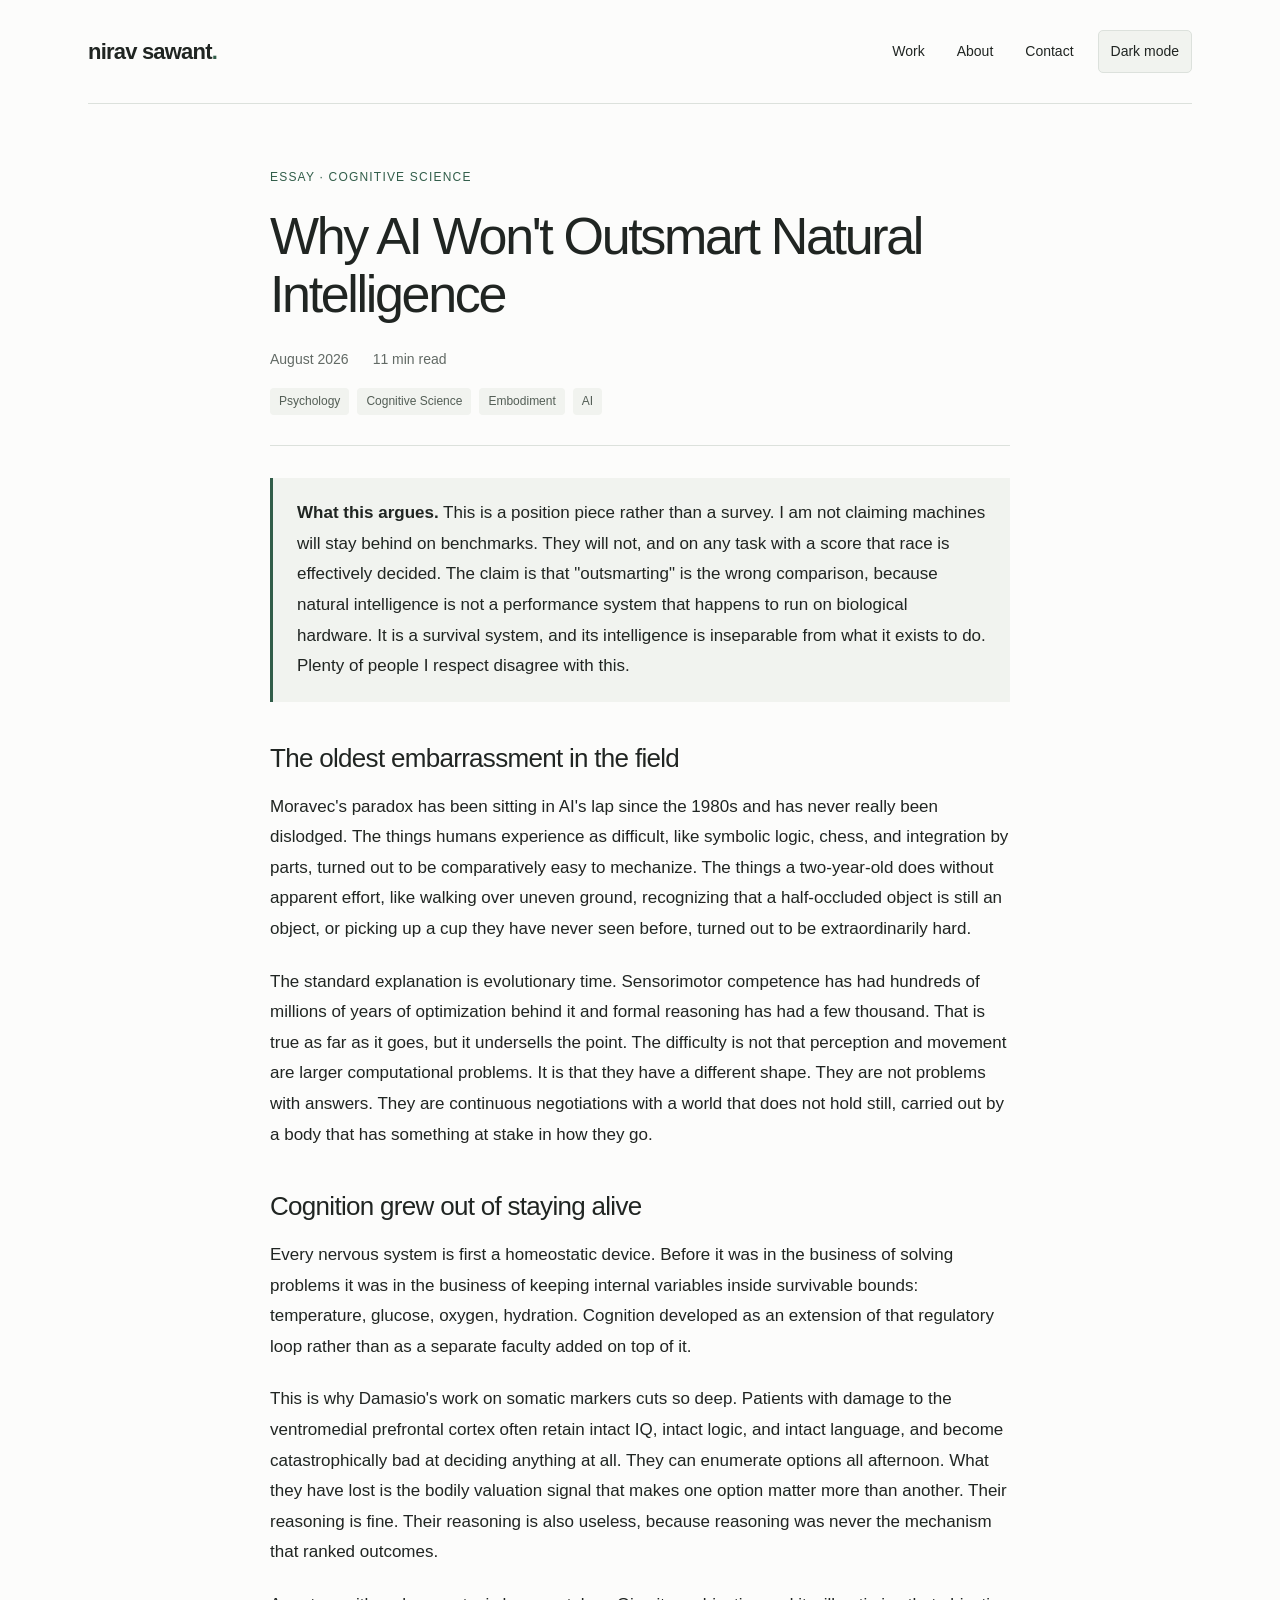
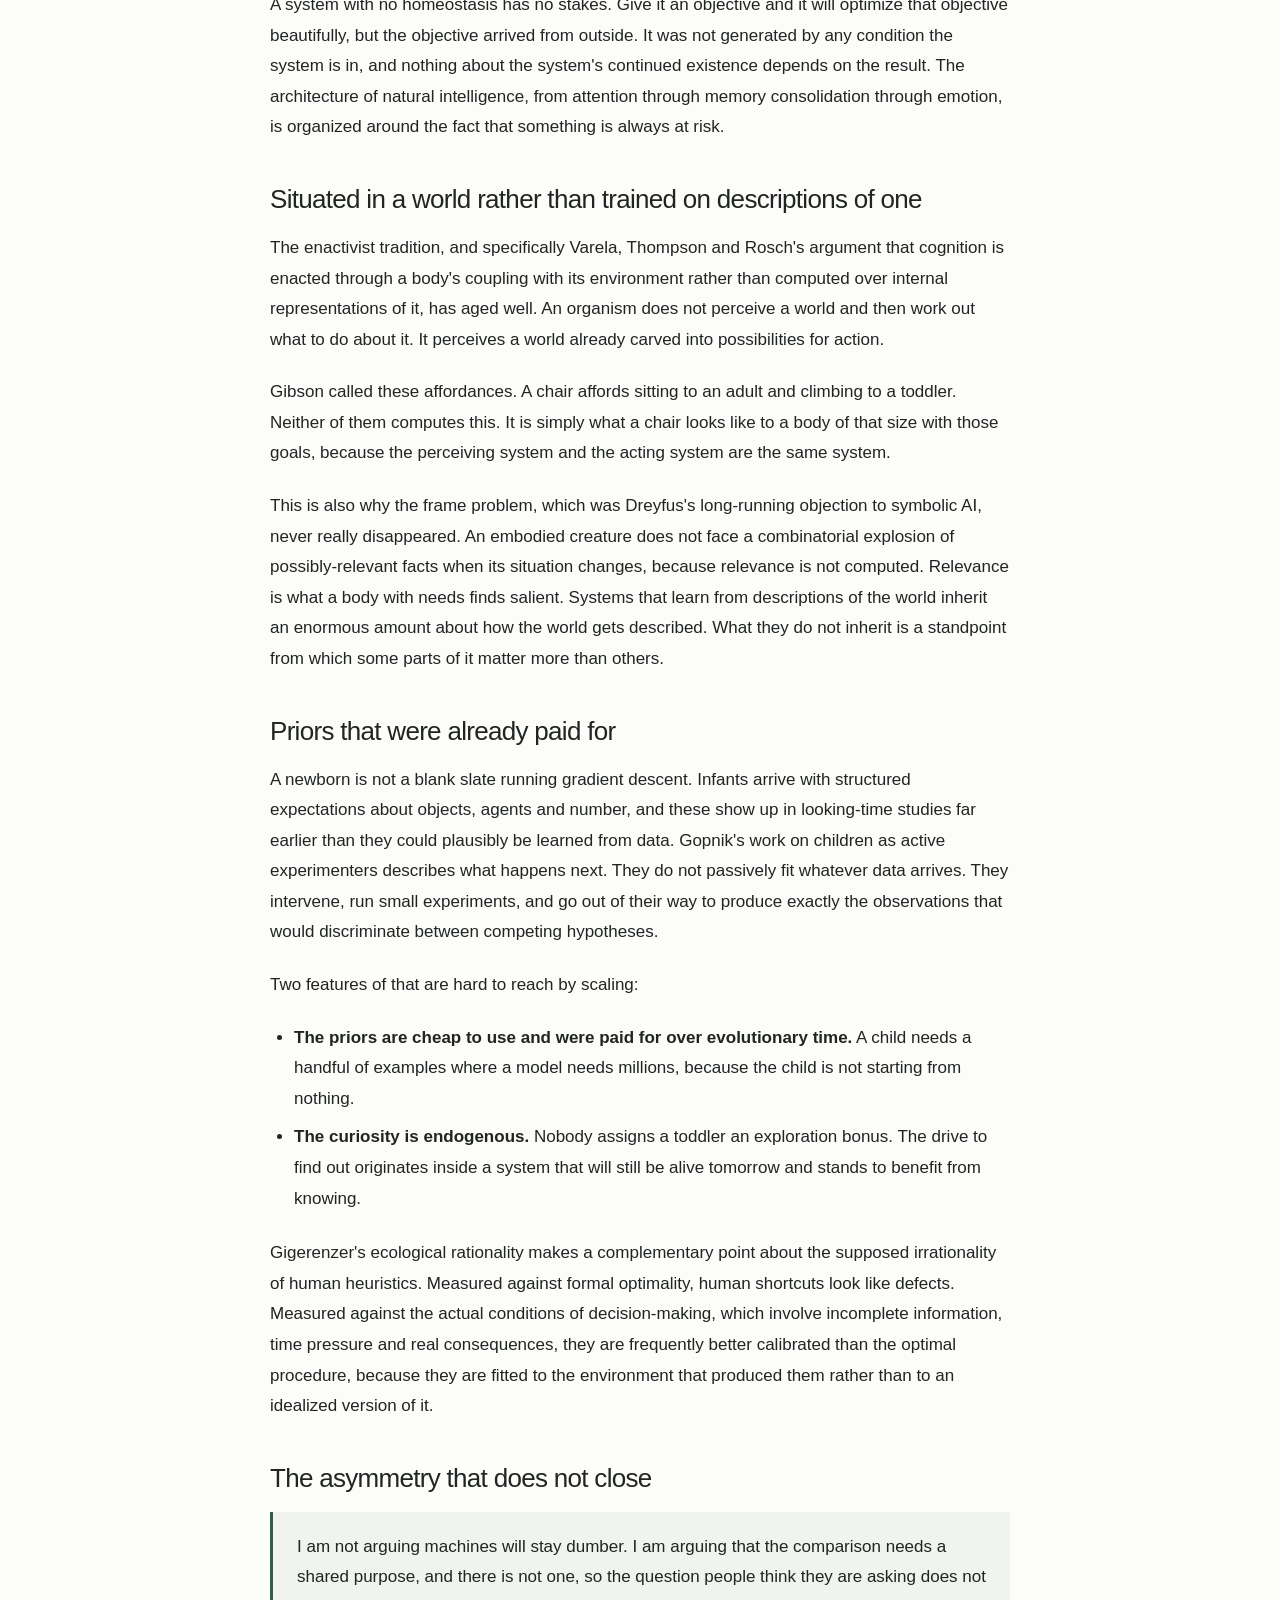
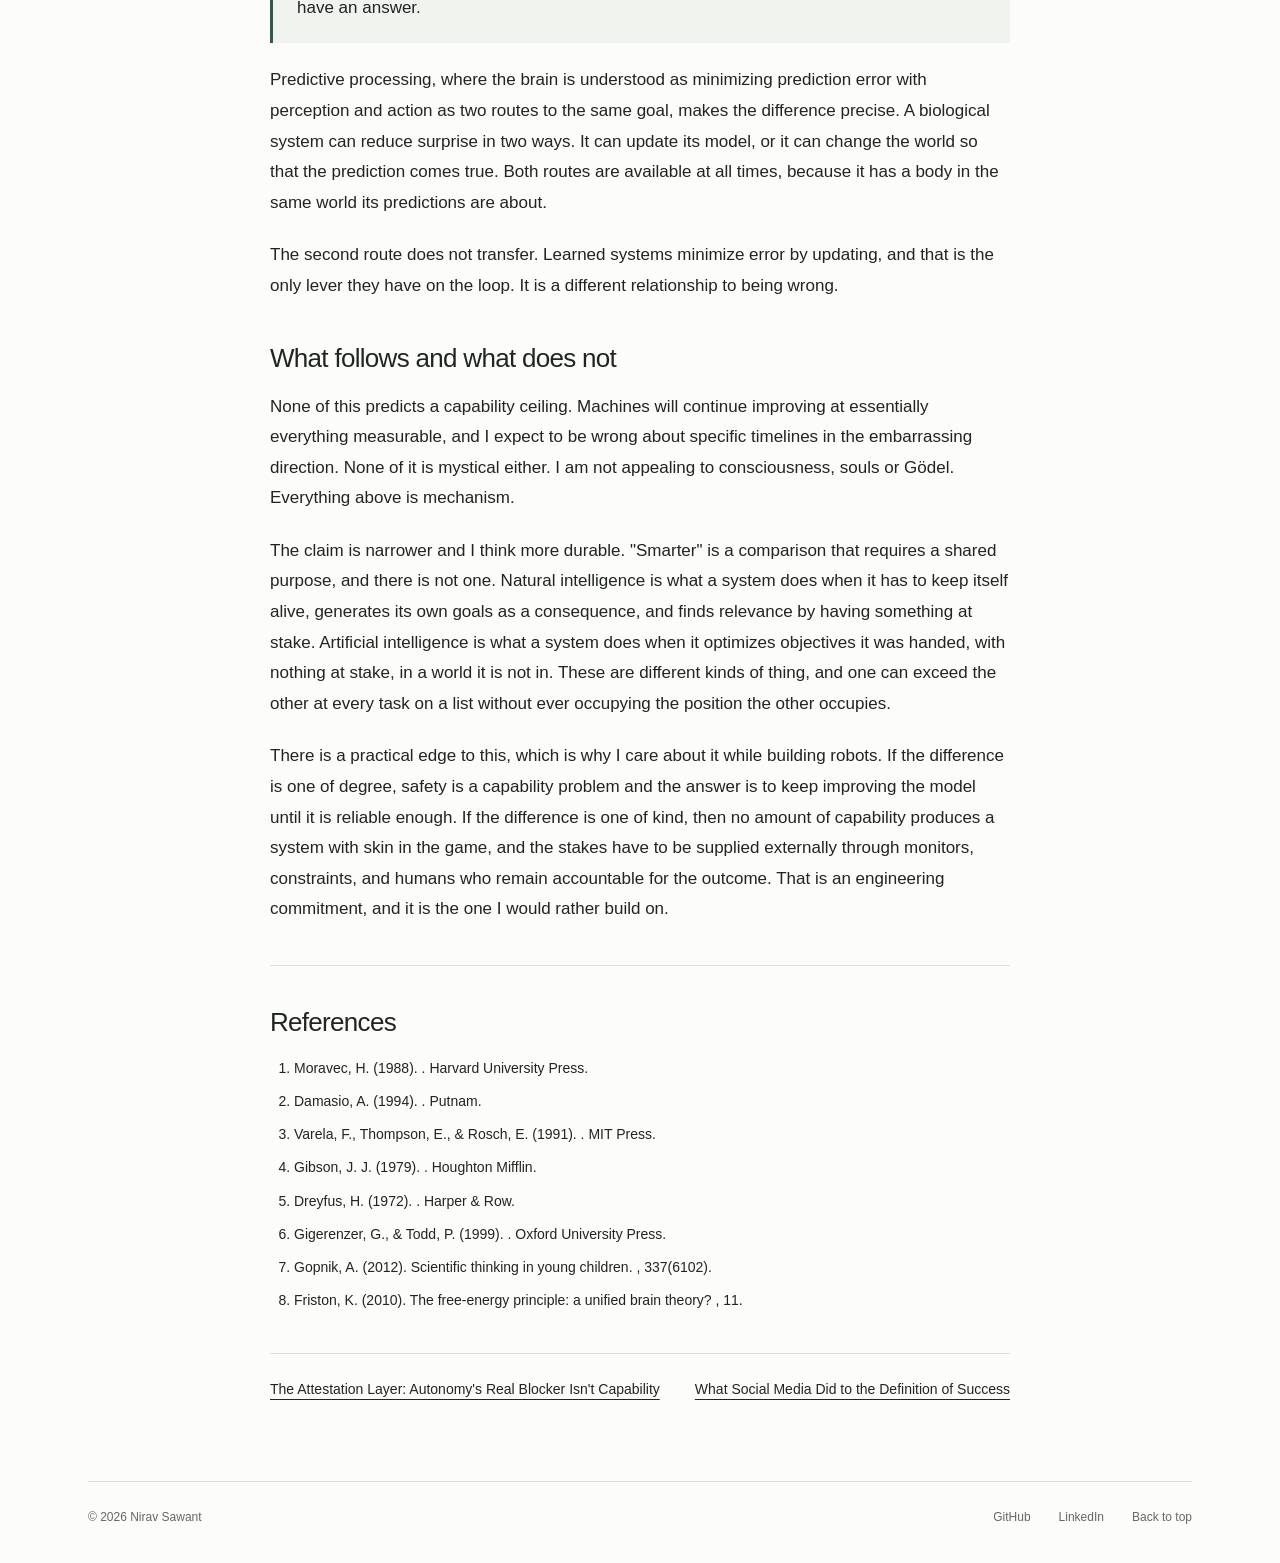
<file: article-natural-intelligence.html>
<!doctype html>
<html lang="en">
<head>
<meta charset="utf-8">
<meta name="viewport" content="width=device-width, initial-scale=1">
<link rel="icon" href="favicon.jpg">
<script src="theme.js"></script>
<link rel="stylesheet" href="portfolio.css">
<link rel="stylesheet" href="article.css">
<title>Why AI Won't Outsmart Natural Intelligence | Nirav Sawant</title>
</head>
<body id="top">
<a class="skip-link" href="#main">Skip to content</a>
<header class="site-header wrap">
<a class="wordmark" href="index.html" aria-label="Nirav Sawant home">nirav sawant<span class="brand-dot">.</span>
</a>
<nav aria-label="Main navigation">
<a href="index.html#projects">Work</a>
<a href="index.html#about">About</a>
<a href="index.html#contact">Contact</a>
</nav>
<button class="theme-toggle" type="button" aria-label="Switch to dark mode" hidden>Dark mode</button>
</header>
<main id="main">
<article class="article-container">
        <header class="article-header">
            <div class="article-kicker">Essay · cognitive science</div>
            <h1>Why AI Won't Outsmart Natural Intelligence</h1>
            <div class="article-meta">
                <span> August 2026</span>
                <span> 11 min read</span>
            </div>
            <div class="tags">
                <span class="tag">Psychology</span>
                <span class="tag">Cognitive Science</span>
                <span class="tag">Embodiment</span>
                <span class="tag">AI</span>
            </div>
        </header>

        <div class="article-content">
            <p class="lede-note">
<strong>What this argues.</strong> This is a position piece rather than a survey. I am not
                claiming machines will stay behind on benchmarks. They will not, and on any task with a score that race is
                effectively decided. The claim is that "outsmarting" is the wrong comparison, because natural intelligence is
                not a performance system that happens to run on biological hardware. It is a survival system, and its
                intelligence is inseparable from what it exists to do. Plenty of people I respect disagree with this.</p>

            <h2>The oldest embarrassment in the field</h2>

            <p>Moravec's paradox has been sitting in AI's lap since the 1980s and has never really been dislodged. The things
                humans experience as difficult, like symbolic logic, chess, and integration by parts, turned out to be
                comparatively easy to mechanize. The things a two-year-old does without apparent effort, like walking over
                uneven ground, recognizing that a half-occluded object is still an object, or picking up a cup they have never
                seen before, turned out to be extraordinarily hard.</p>

            <p>The standard explanation is evolutionary time. Sensorimotor competence has had hundreds of millions of years of
                optimization behind it and formal reasoning has had a few thousand. That is true as far as it goes, but it
                undersells the point. The difficulty is not that perception and movement are larger computational problems. It
                is that they have a different shape. They are not problems with answers. They are continuous negotiations with a
                world that does not hold still, carried out by a body that has something at stake in how they go.</p>

            <h2>Cognition grew out of staying alive</h2>

            <p>Every nervous system is first a homeostatic device. Before it was in the business of solving problems it was in
                the business of keeping internal variables inside survivable bounds: temperature, glucose, oxygen, hydration.
                Cognition developed as an extension of that regulatory loop rather than as a separate faculty added on top of
                it.</p>

            <p>This is why Damasio's work on somatic markers cuts so deep. Patients with damage to the ventromedial prefrontal
                cortex often retain intact IQ, intact logic, and intact language, and become catastrophically bad at deciding
                anything at all. They can enumerate options all afternoon. What they have lost is the bodily valuation signal
                that makes one option matter more than another. Their reasoning is fine. Their reasoning is also useless,
                because reasoning was never the mechanism that ranked outcomes.</p>

            <p>A system with no homeostasis has no stakes. Give it an objective and it will optimize that objective
                beautifully, but the objective arrived from outside. It was not generated by any condition the system is in, and
                nothing about the system's continued existence depends on the result. The architecture of natural intelligence,
                from attention through memory consolidation through emotion, is organized around the fact that something is
                always at risk.</p>

            <h2>Situated in a world rather than trained on descriptions of one</h2>

            <p>The enactivist tradition, and specifically Varela, Thompson and Rosch's argument that cognition is enacted
                through a body's coupling with its environment rather than computed over internal representations of it, has
                aged well. An organism does not perceive a world and then work out what to do about it. It perceives a world
                already carved into possibilities for action.</p>

            <p>Gibson called these affordances. A chair affords sitting to an adult and climbing to a toddler. Neither of them
                computes this. It is simply what a chair looks like to a body of that size with those goals, because the
                perceiving system and the acting system are the same system.</p>

            <p>This is also why the frame problem, which was Dreyfus's long-running objection to symbolic AI, never really
                disappeared. An embodied creature does not face a combinatorial explosion of possibly-relevant facts when its
                situation changes, because relevance is not computed. Relevance is what a body with needs finds salient. Systems
                that learn from descriptions of the world inherit an enormous amount about how the world gets described. What
                they do not inherit is a standpoint from which some parts of it matter more than others.</p>

            <h2>Priors that were already paid for</h2>

            <p>A newborn is not a blank slate running gradient descent. Infants arrive with structured expectations about
                objects, agents and number, and these show up in looking-time studies far earlier than they could plausibly be
                learned from data. Gopnik's work on children as active experimenters describes what happens next. They do not
                passively fit whatever data arrives. They intervene, run small experiments, and go out of their way to produce
                exactly the observations that would discriminate between competing hypotheses.</p>

            <p>Two features of that are hard to reach by scaling:</p>

            <ul>
                <li>
<strong>The priors are cheap to use and were paid for over evolutionary time.</strong> A child needs a
                    handful of examples where a model needs millions, because the child is not starting from nothing.</li>
                <li>
<strong>The curiosity is endogenous.</strong> Nobody assigns a toddler an exploration bonus. The drive to
                    find out originates inside a system that will still be alive tomorrow and stands to benefit from
                    knowing.</li>
            </ul>

            <p>Gigerenzer's ecological rationality makes a complementary point about the supposed irrationality of human
                heuristics. Measured against formal optimality, human shortcuts look like defects. Measured against the actual
                conditions of decision-making, which involve incomplete information, time pressure and real consequences, they
                are frequently better calibrated than the optimal procedure, because they are fitted to the environment that
                produced them rather than to an idealized version of it.</p>

            <h2>The asymmetry that does not close</h2>

            <p class="claim">I am not arguing machines will stay dumber. I am arguing that the comparison needs a shared purpose, and there is not one, so the question people think they are asking does not have an answer.</p>
            <p>Predictive processing, where the brain is understood as minimizing prediction error with perception and action
                as two routes to the same goal, makes the difference precise. A biological system can reduce surprise in two
                ways. It can update its model, or it can change the world so that the prediction comes true. Both routes are
                available at all times, because it has a body in the same world its predictions are about.</p>

            <p>The second route does not transfer. Learned systems minimize error by updating, and that is the only lever they
                have on the loop. It is a different relationship to being wrong.</p>

            <h2>What follows and what does not</h2>

            <p>None of this predicts a capability ceiling. Machines will continue improving at essentially everything
                measurable, and I expect to be wrong about specific timelines in the embarrassing direction. None of it is
                mystical either. I am not appealing to consciousness, souls or Gödel. Everything above is mechanism.</p>

            <p>The claim is narrower and I think more durable. "Smarter" is a comparison that requires a shared purpose, and
                there is not one. Natural intelligence is what a system does when it has to keep itself alive, generates its own
                goals as a consequence, and finds relevance by having something at stake. Artificial intelligence is what a
                system does when it optimizes objectives it was handed, with nothing at stake, in a world it is not in. These
                are different kinds of thing, and one can exceed the other at every task on a list without ever occupying the
                position the other occupies.</p>

            <p>There is a practical edge to this, which is why I care about it while building robots. If the difference is one
                of degree, safety is a capability problem and the answer is to keep improving the model until it is reliable
                enough. If the difference is one of kind, then no amount of capability produces a system with skin in the game,
                and the stakes have to be supplied externally through monitors, constraints, and humans who remain accountable
                for the outcome. That is an engineering commitment, and it is the one I would rather build on.</p>
            <div class="references">
            <h2>References</h2>
            <ol>
                <li>Moravec, H. (1988). . Harvard University Press.</li>
                <li>Damasio, A. (1994). . Putnam.</li>
                <li>Varela, F., Thompson, E., &amp; Rosch, E. (1991). . MIT Press.</li>
                <li>Gibson, J. J. (1979). . Houghton Mifflin.</li>
                <li>Dreyfus, H. (1972). . Harper &amp; Row.</li>
                <li>Gigerenzer, G., &amp; Todd, P. (1999). . Oxford University Press.</li>
                <li>Gopnik, A. (2012). Scientific thinking in young children. , 337(6102).</li>
                <li>Friston, K. (2010). The free-energy principle: a unified brain theory? , 11.</li>
            </ol>
            </div>
        </div>

        <nav class="article-nav">
            <a class="prev" href="article-attestation-layer.html">The Attestation Layer: Autonomy's Real Blocker Isn't Capability</a>
            <a href="article-social-media-success.html">What Social Media Did to the Definition of Success</a>
        </nav>
    </article>
</main>
<footer class="site-footer wrap">
<span>© 2026 Nirav Sawant</span>
<a href="https://github.com/NiravTech22">GitHub</a>
<a href="https://www.linkedin.com/in/nirav-sawant-11b739300/">LinkedIn</a>
<a href="#top">Back to top</a>
</footer>
</body>
</html>
</file>
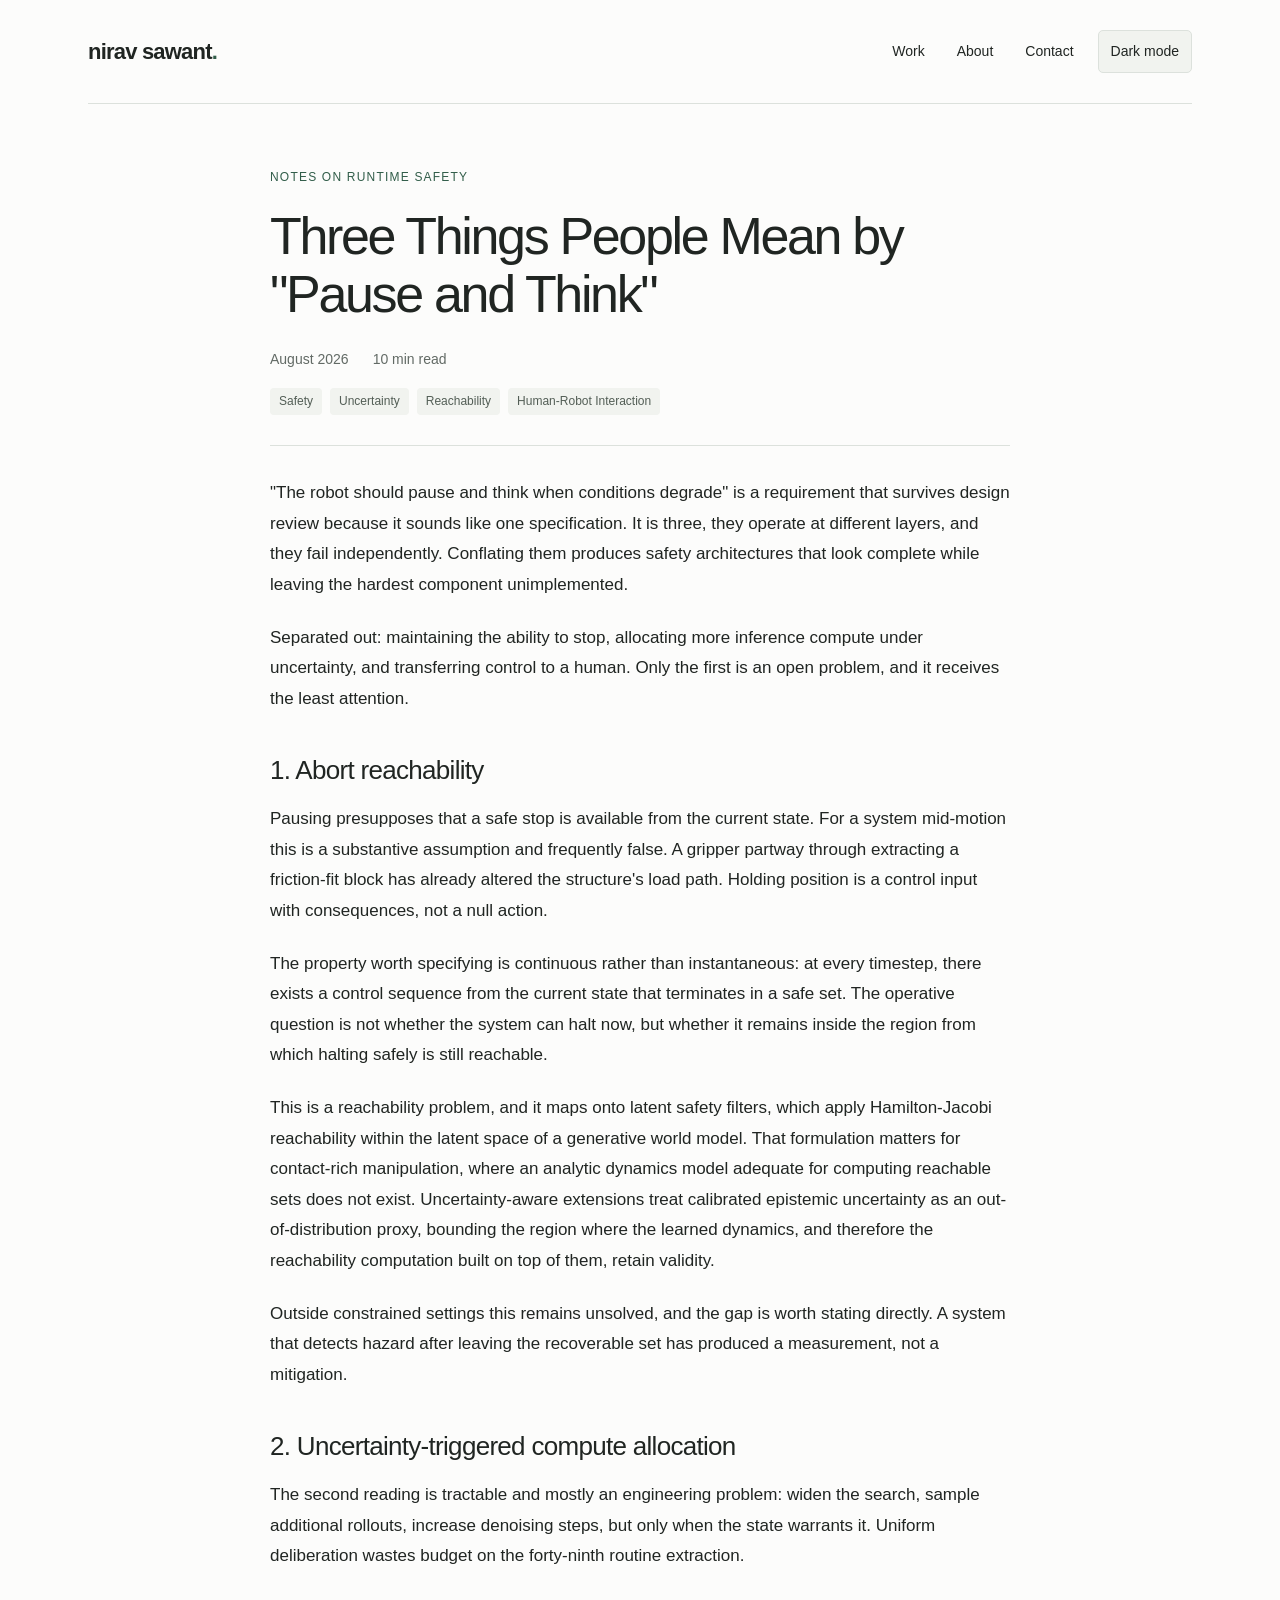
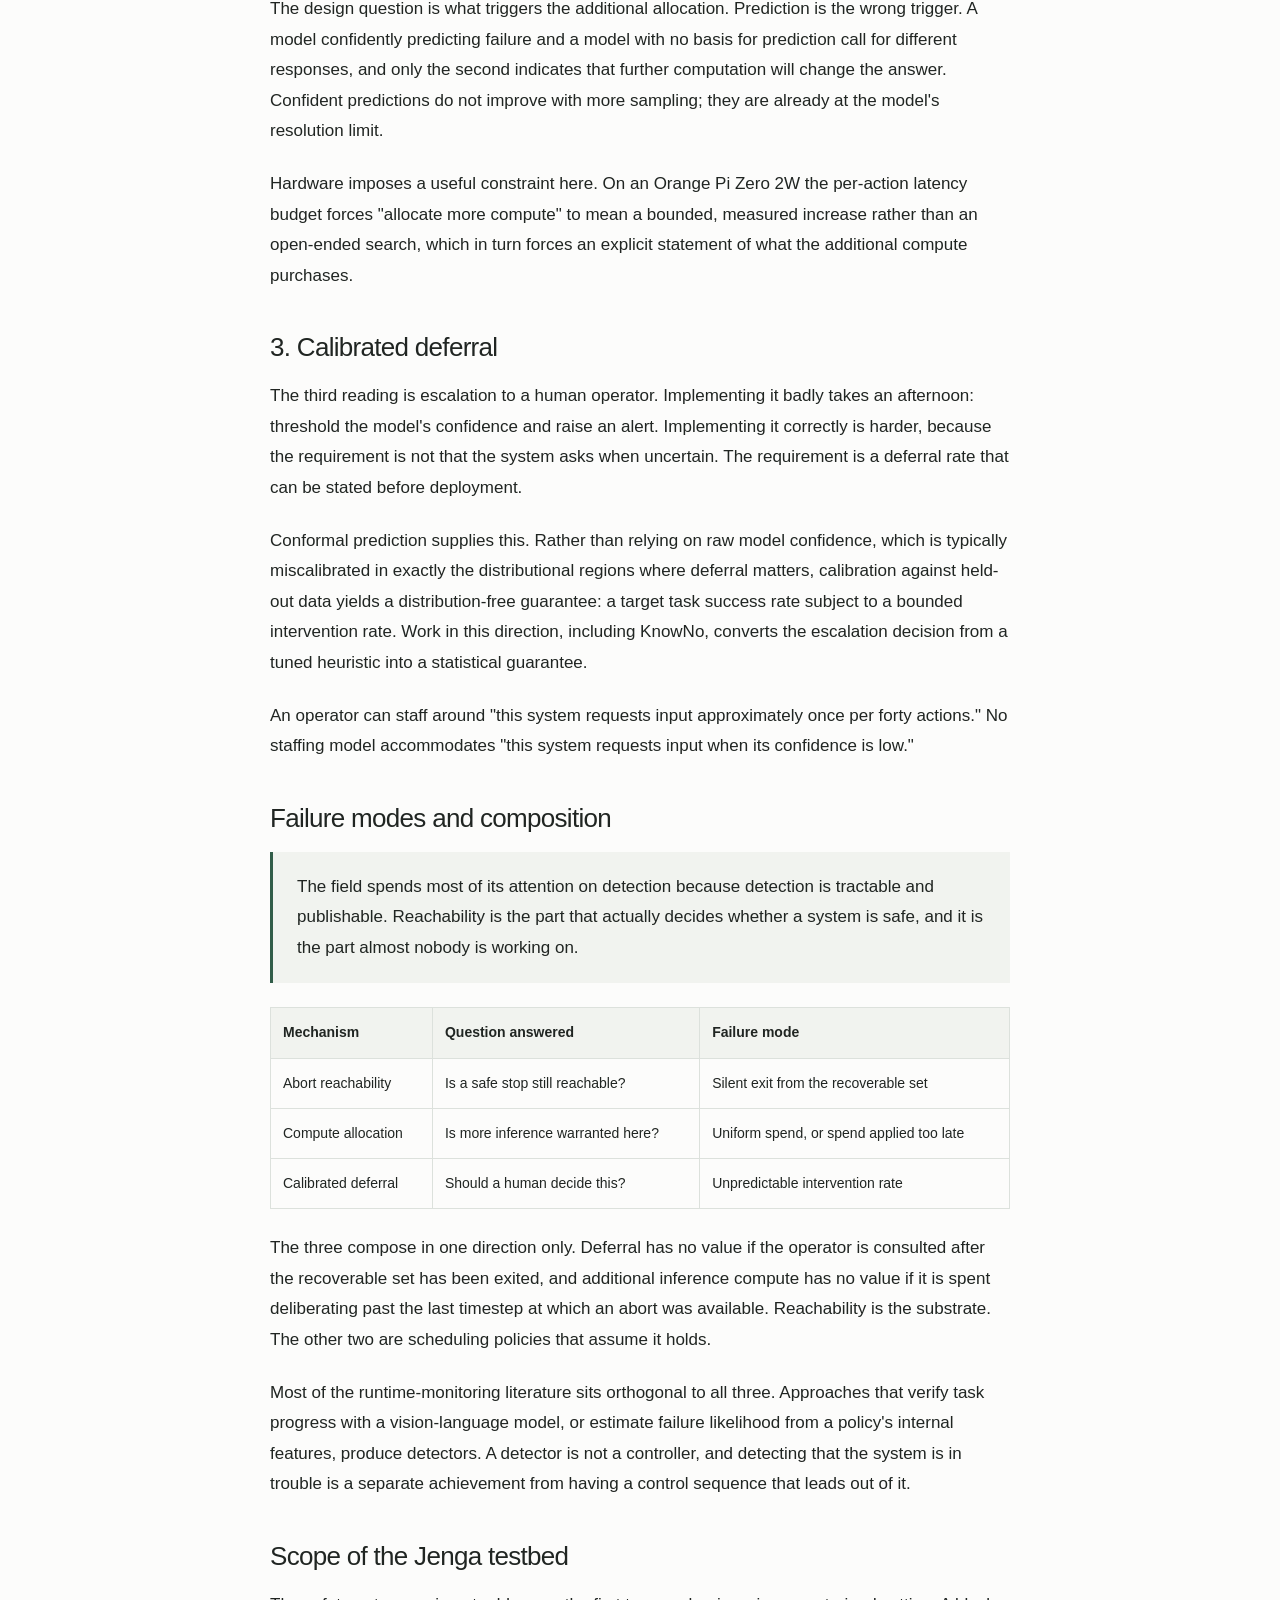
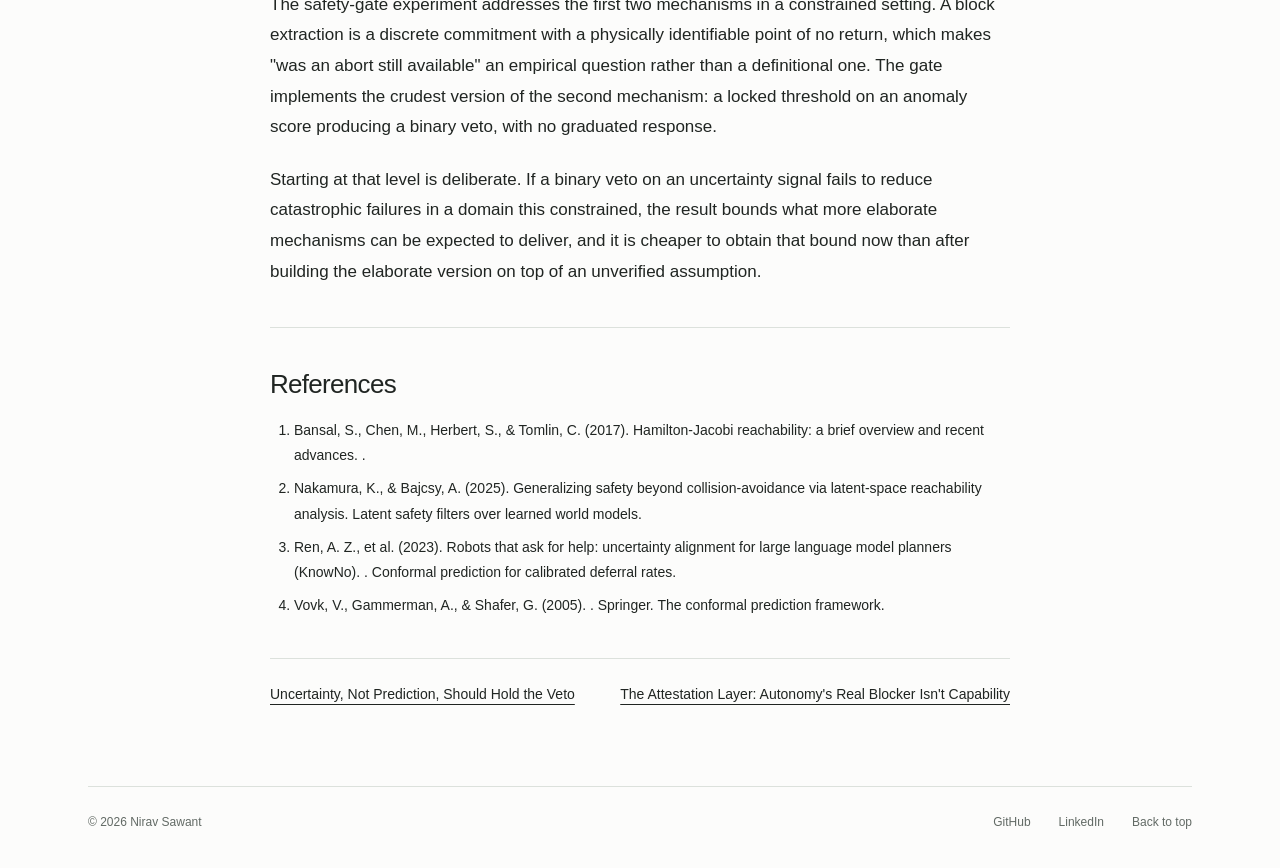
<file: article-pause-and-think.html>
<!doctype html>
<html lang="en">
<head>
<meta charset="utf-8">
<meta name="viewport" content="width=device-width, initial-scale=1">
<link rel="icon" href="favicon.jpg">
<script src="theme.js"></script>
<link rel="stylesheet" href="portfolio.css">
<link rel="stylesheet" href="article.css">
<title>Three Things People Mean by "Pause and Think" | Nirav Sawant</title>
</head>
<body id="top">
<a class="skip-link" href="#main">Skip to content</a>
<header class="site-header wrap">
<a class="wordmark" href="index.html" aria-label="Nirav Sawant home">nirav sawant<span class="brand-dot">.</span>
</a>
<nav aria-label="Main navigation">
<a href="index.html#projects">Work</a>
<a href="index.html#about">About</a>
<a href="index.html#contact">Contact</a>
</nav>
<button class="theme-toggle" type="button" aria-label="Switch to dark mode" hidden>Dark mode</button>
</header>
<main id="main">
<article class="article-container">
        <header class="article-header">
            <div class="article-kicker">Notes on runtime safety</div>
            <h1>Three Things People Mean by "Pause and Think"</h1>
            <div class="article-meta">
                <span> August 2026</span>
                <span> 10 min read</span>
            </div>
            <div class="tags">
                <span class="tag">Safety</span>
                <span class="tag">Uncertainty</span>
                <span class="tag">Reachability</span>
                <span class="tag">Human-Robot Interaction</span>
            </div>
        </header>

        <div class="article-content">
            <p>"The robot should pause and think when conditions degrade" is a requirement that survives design review because
                it sounds like one specification. It is three, they operate at different layers, and they fail independently.
                Conflating them produces safety architectures that look complete while leaving the hardest component
                unimplemented.</p>

            <p>Separated out: maintaining the ability to stop, allocating more inference compute under uncertainty, and
                transferring control to a human. Only the first is an open problem, and it receives the least attention.</p>

            <h2>1. Abort reachability</h2>

            <p>Pausing presupposes that a safe stop is available from the current state. For a system mid-motion this is a
                substantive assumption and frequently false. A gripper partway through extracting a friction-fit block has
                already altered the structure's load path. Holding position is a control input with consequences, not a null
                action.</p>

            <p>The property worth specifying is continuous rather than instantaneous: at every timestep, there exists a control
                sequence from the current state that terminates in a safe set. The operative question is not whether the system
                can halt now, but whether it remains inside the region from which halting safely is still reachable.</p>

            <p>This is a reachability problem, and it maps onto latent safety filters, which apply Hamilton-Jacobi reachability
                within the latent space of a generative world model. That formulation matters for contact-rich manipulation,
                where an analytic dynamics model adequate for computing reachable sets does not exist. Uncertainty-aware
                extensions treat calibrated epistemic uncertainty as an out-of-distribution proxy, bounding the region where the
                learned dynamics, and therefore the reachability computation built on top of them, retain validity.</p>

            <p>Outside constrained settings this remains unsolved, and the gap is worth stating directly. A system that detects
                hazard after leaving the recoverable set has produced a measurement, not a mitigation.</p>

            <h2>2. Uncertainty-triggered compute allocation</h2>

            <p>The second reading is tractable and mostly an engineering problem: widen the search, sample additional rollouts,
                increase denoising steps, but only when the state warrants it. Uniform deliberation wastes budget on the
                forty-ninth routine extraction.</p>

            <p>The design question is what triggers the additional allocation. Prediction is the wrong trigger. A model
                confidently predicting failure and a model with no basis for prediction call for different responses, and only
                the second indicates that further computation will change the answer. Confident predictions do not improve with
                more sampling; they are already at the model's resolution limit.</p>

            <p>Hardware imposes a useful constraint here. On an Orange Pi Zero 2W the per-action latency budget forces
                "allocate more compute" to mean a bounded, measured increase rather than an open-ended search, which in turn
                forces an explicit statement of what the additional compute purchases.</p>

            <h2>3. Calibrated deferral</h2>

            <p>The third reading is escalation to a human operator. Implementing it badly takes an afternoon: threshold the
                model's confidence and raise an alert. Implementing it correctly is harder, because the requirement is not that
                the system asks when uncertain. The requirement is a deferral rate that can be stated before deployment.</p>

            <p>Conformal prediction supplies this. Rather than relying on raw model confidence, which is typically
                miscalibrated in exactly the distributional regions where deferral matters, calibration against held-out data
                yields a distribution-free guarantee: a target task success rate subject to a bounded intervention rate. Work in
                this direction, including KnowNo, converts the escalation decision from a tuned heuristic into a statistical
                guarantee.</p>

            <p>An operator can staff around "this system requests input approximately once per forty actions." No staffing
                model accommodates "this system requests input when its confidence is low."</p>

            <h2>Failure modes and composition</h2>

            <p class="claim">The field spends most of its attention on detection because detection is tractable and publishable. Reachability is the part that actually decides whether a system is safe, and it is the part almost nobody is working on.</p>
            <div class="table-wrap">
                <table>
                    <thead>
                        <tr>
<th>Mechanism</th>
<th>Question answered</th>
<th>Failure mode</th>
</tr>
                    </thead>
                    <tbody>
                        <tr>
<td>Abort reachability</td>
<td>Is a safe stop still reachable?</td>
<td>Silent exit from the recoverable set</td>
</tr>
                        <tr>
<td>Compute allocation</td>
<td>Is more inference warranted here?</td>
<td>Uniform spend, or spend applied too late</td>
</tr>
                        <tr>
<td>Calibrated deferral</td>
<td>Should a human decide this?</td>
<td>Unpredictable intervention rate</td>
</tr>
                    </tbody>
                </table>
            </div>

            <p>The three compose in one direction only. Deferral has no value if the operator is consulted after the
                recoverable set has been exited, and additional inference compute has no value if it is spent deliberating past
                the last timestep at which an abort was available. Reachability is the substrate. The other two are scheduling
                policies that assume it holds.</p>

            <p>Most of the runtime-monitoring literature sits orthogonal to all three. Approaches that verify task progress
                with a vision-language model, or estimate failure likelihood from a policy's internal features, produce
                detectors. A detector is not a controller, and detecting that the system is in trouble is a separate
                achievement from having a control sequence that leads out of it.</p>

            <h2>Scope of the Jenga testbed</h2>

            <p>The safety-gate experiment addresses the first two mechanisms in a constrained setting. A block extraction is a
                discrete commitment with a physically identifiable point of no return, which makes "was an abort still
                available" an empirical question rather than a definitional one. The gate implements the crudest version of the
                second mechanism: a locked threshold on an anomaly score producing a binary veto, with no graduated
                response.</p>

            <p>Starting at that level is deliberate. If a binary veto on an uncertainty signal fails to reduce catastrophic
                failures in a domain this constrained, the result bounds what more elaborate mechanisms can be expected to
                deliver, and it is cheaper to obtain that bound now than after building the elaborate version on top of an
                unverified assumption.</p>
            <div class="references">
            <h2>References</h2>
            <ol>
                <li>Bansal, S., Chen, M., Herbert, S., &amp; Tomlin, C. (2017). Hamilton-Jacobi reachability: a brief overview and recent advances. .</li>
                <li>Nakamura, K., &amp; Bajcsy, A. (2025). Generalizing safety beyond collision-avoidance via latent-space reachability analysis. Latent safety filters over learned world models.</li>
                <li>Ren, A. Z., et al. (2023). Robots that ask for help: uncertainty alignment for large language model planners (KnowNo). . Conformal prediction for calibrated deferral rates.</li>
                <li>Vovk, V., Gammerman, A., &amp; Shafer, G. (2005). . Springer. The conformal prediction framework.</li>
            </ol>
            </div>
        </div>

        <nav class="article-nav">
            <a class="prev" href="article-safety-gate.html">Uncertainty, Not Prediction, Should Hold the Veto</a>
            <a href="article-attestation-layer.html">The Attestation Layer: Autonomy's Real Blocker Isn't Capability</a>
        </nav>
    </article>
</main>
<footer class="site-footer wrap">
<span>© 2026 Nirav Sawant</span>
<a href="https://github.com/NiravTech22">GitHub</a>
<a href="https://www.linkedin.com/in/nirav-sawant-11b739300/">LinkedIn</a>
<a href="#top">Back to top</a>
</footer>
</body>
</html>
</file>
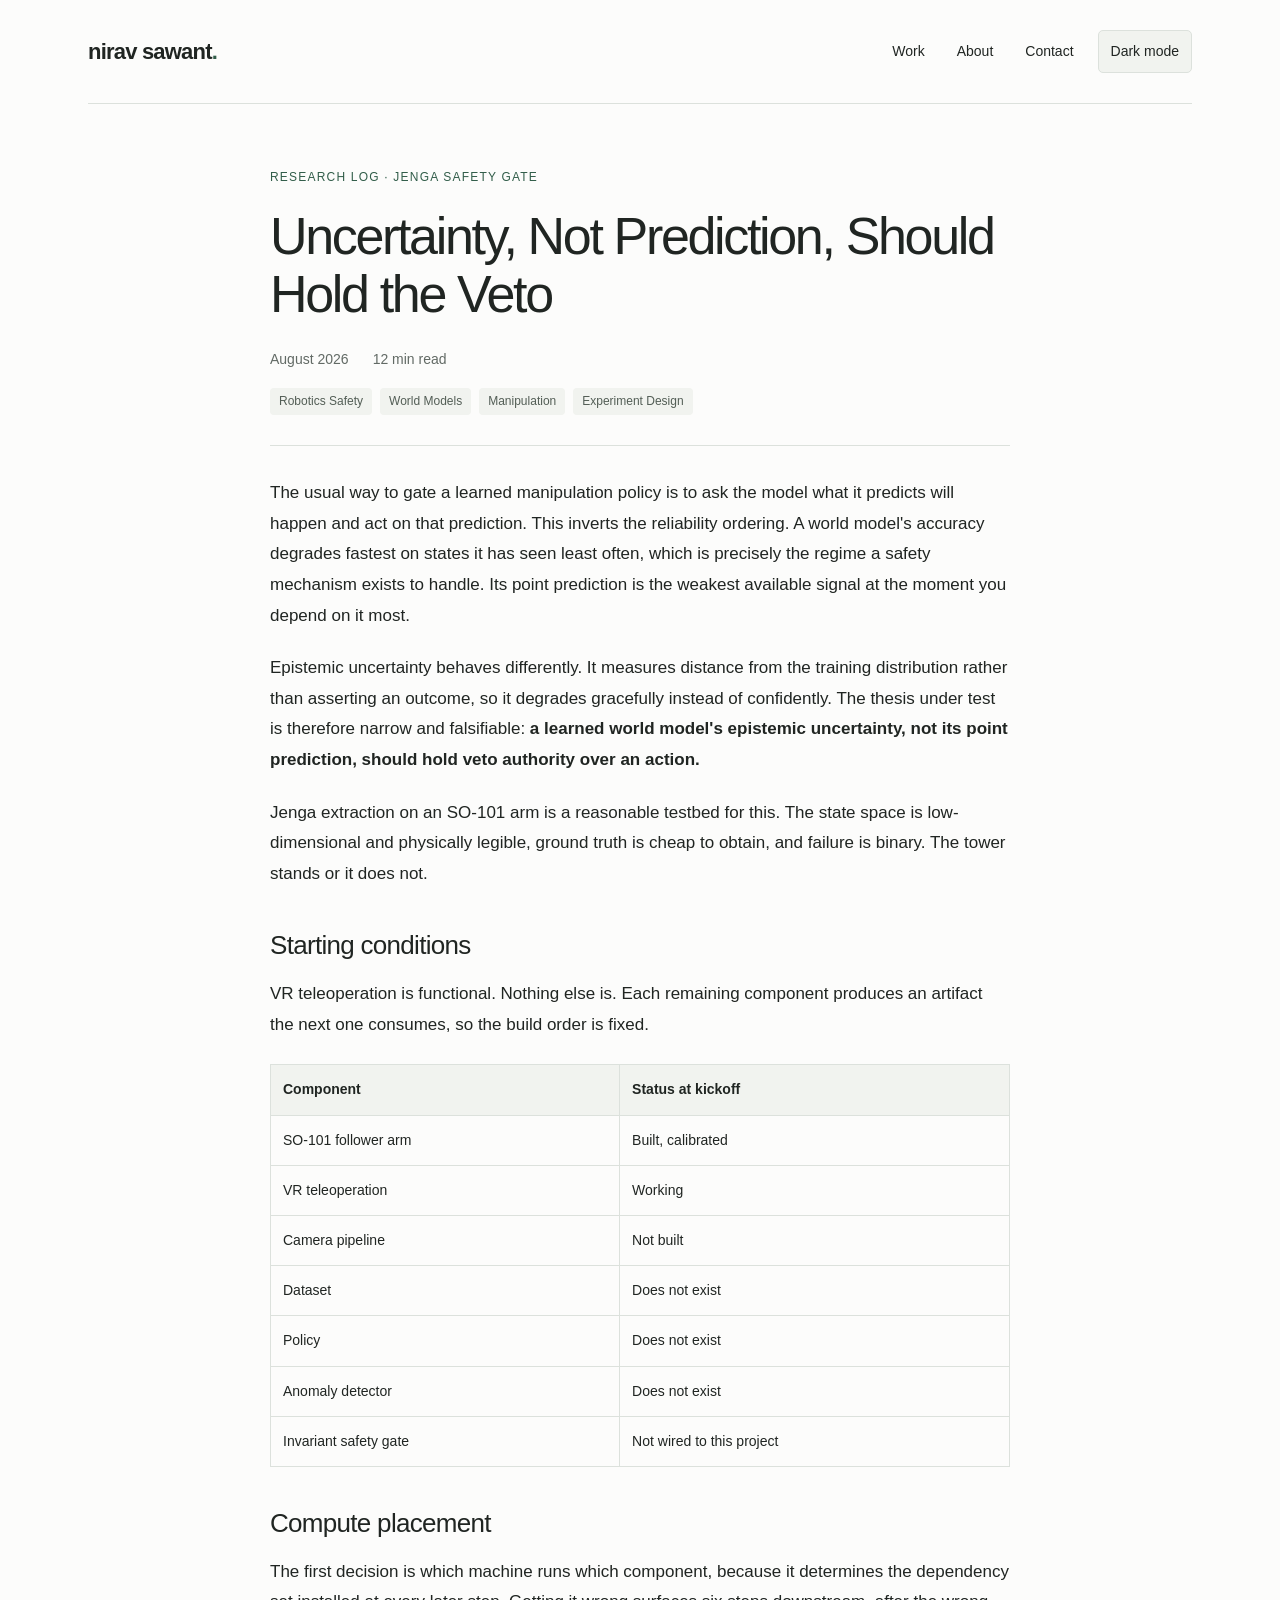
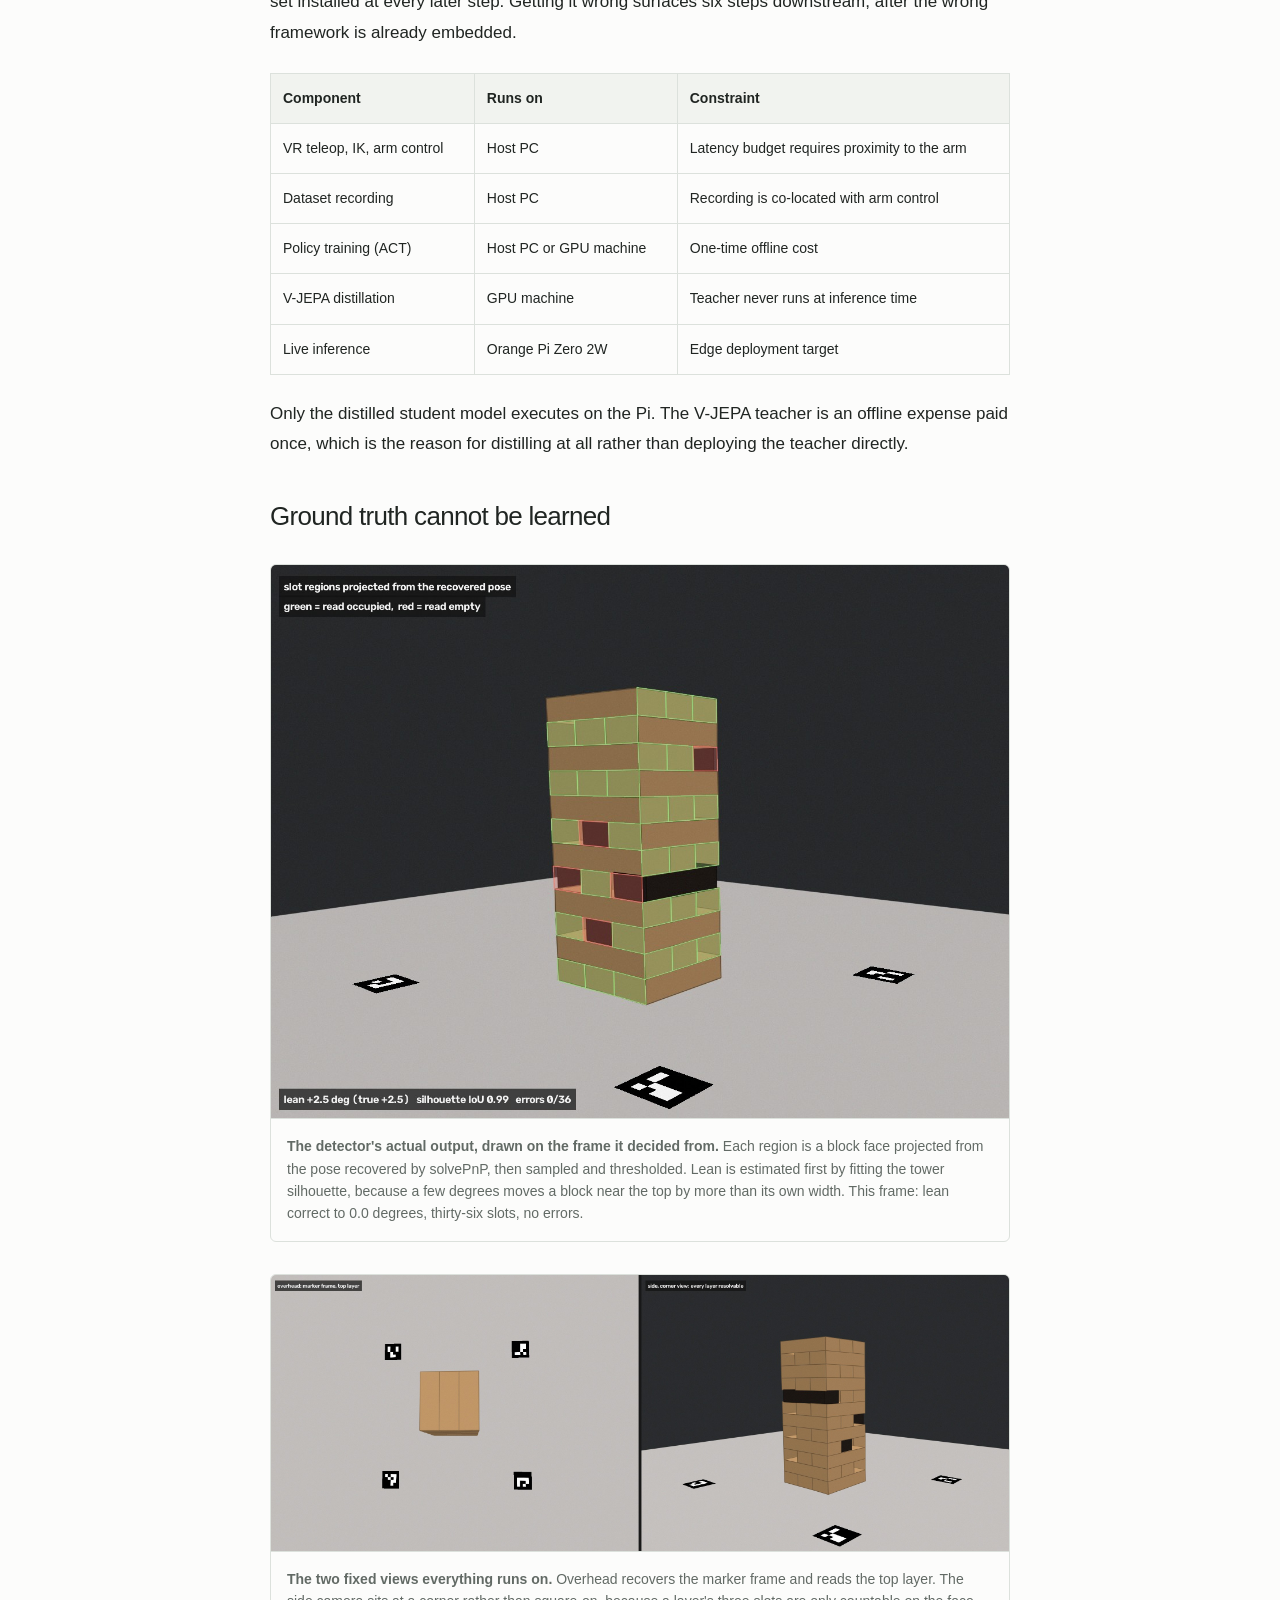
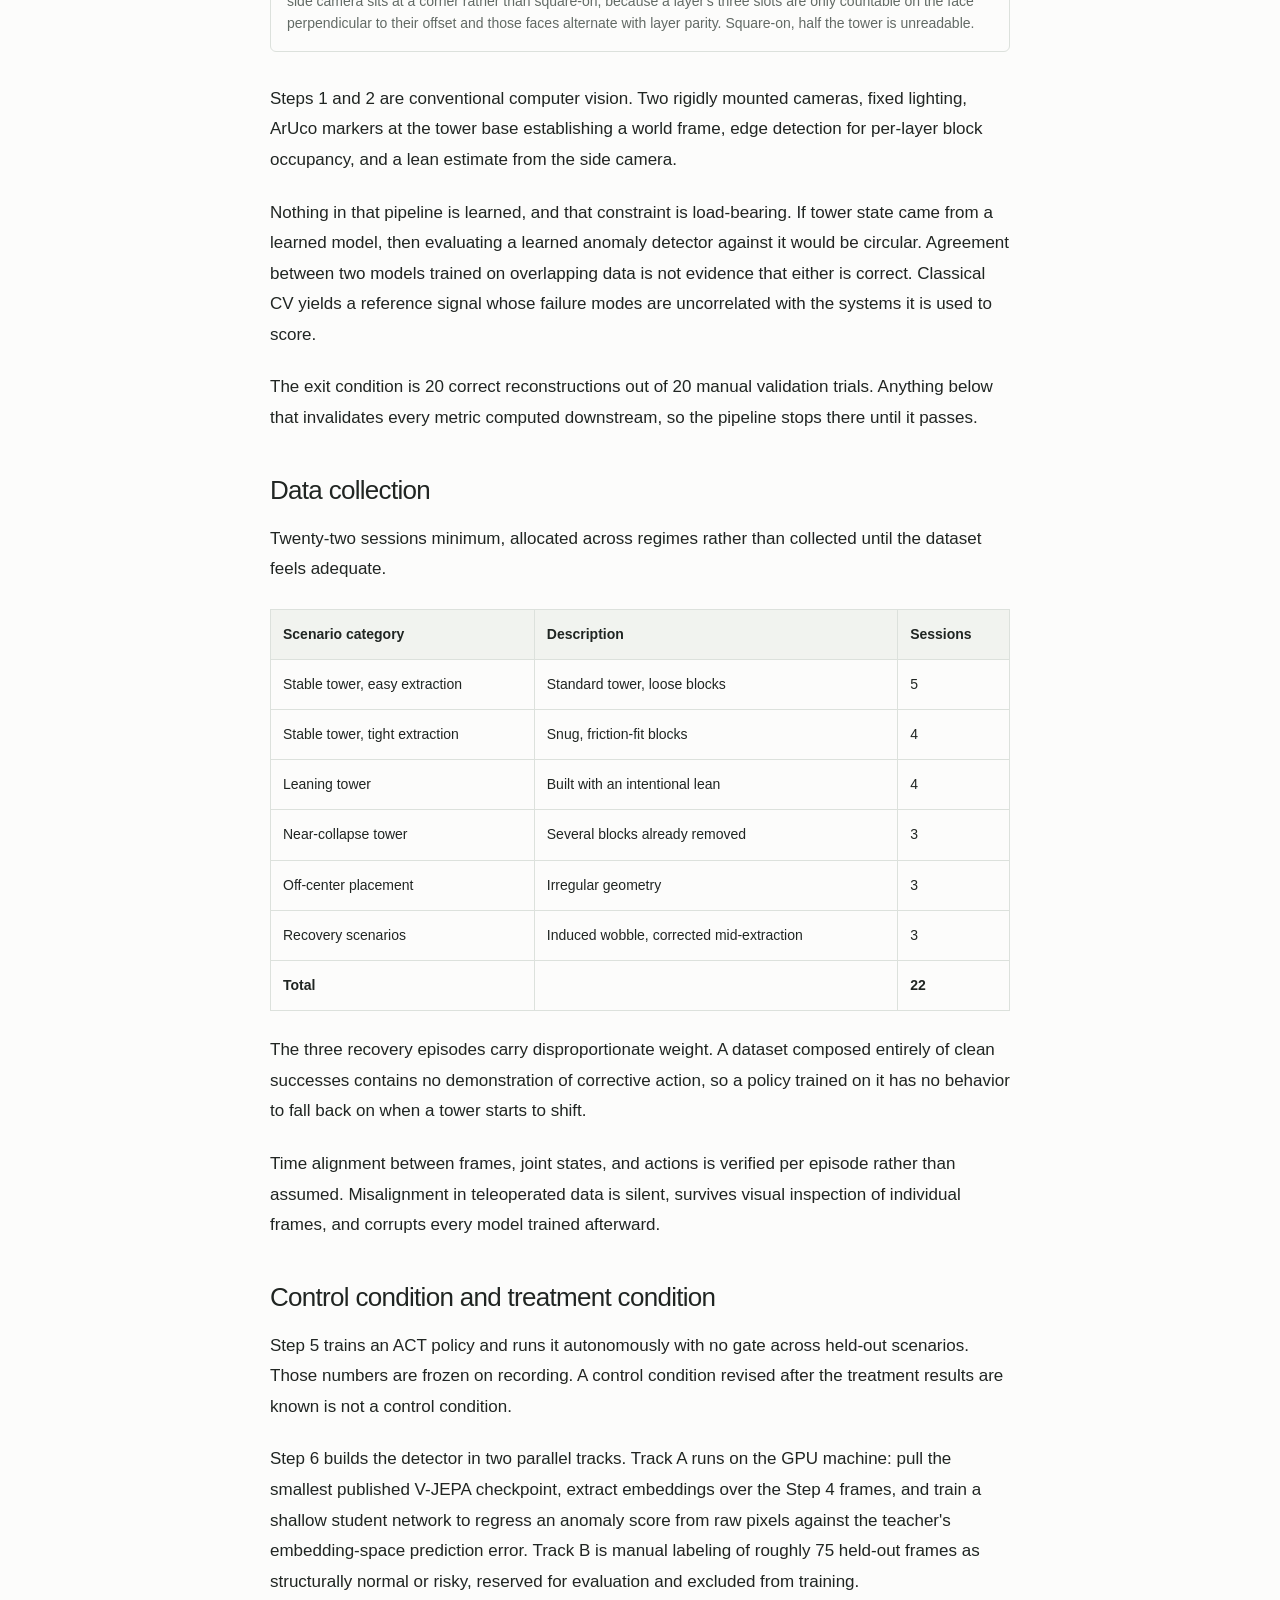
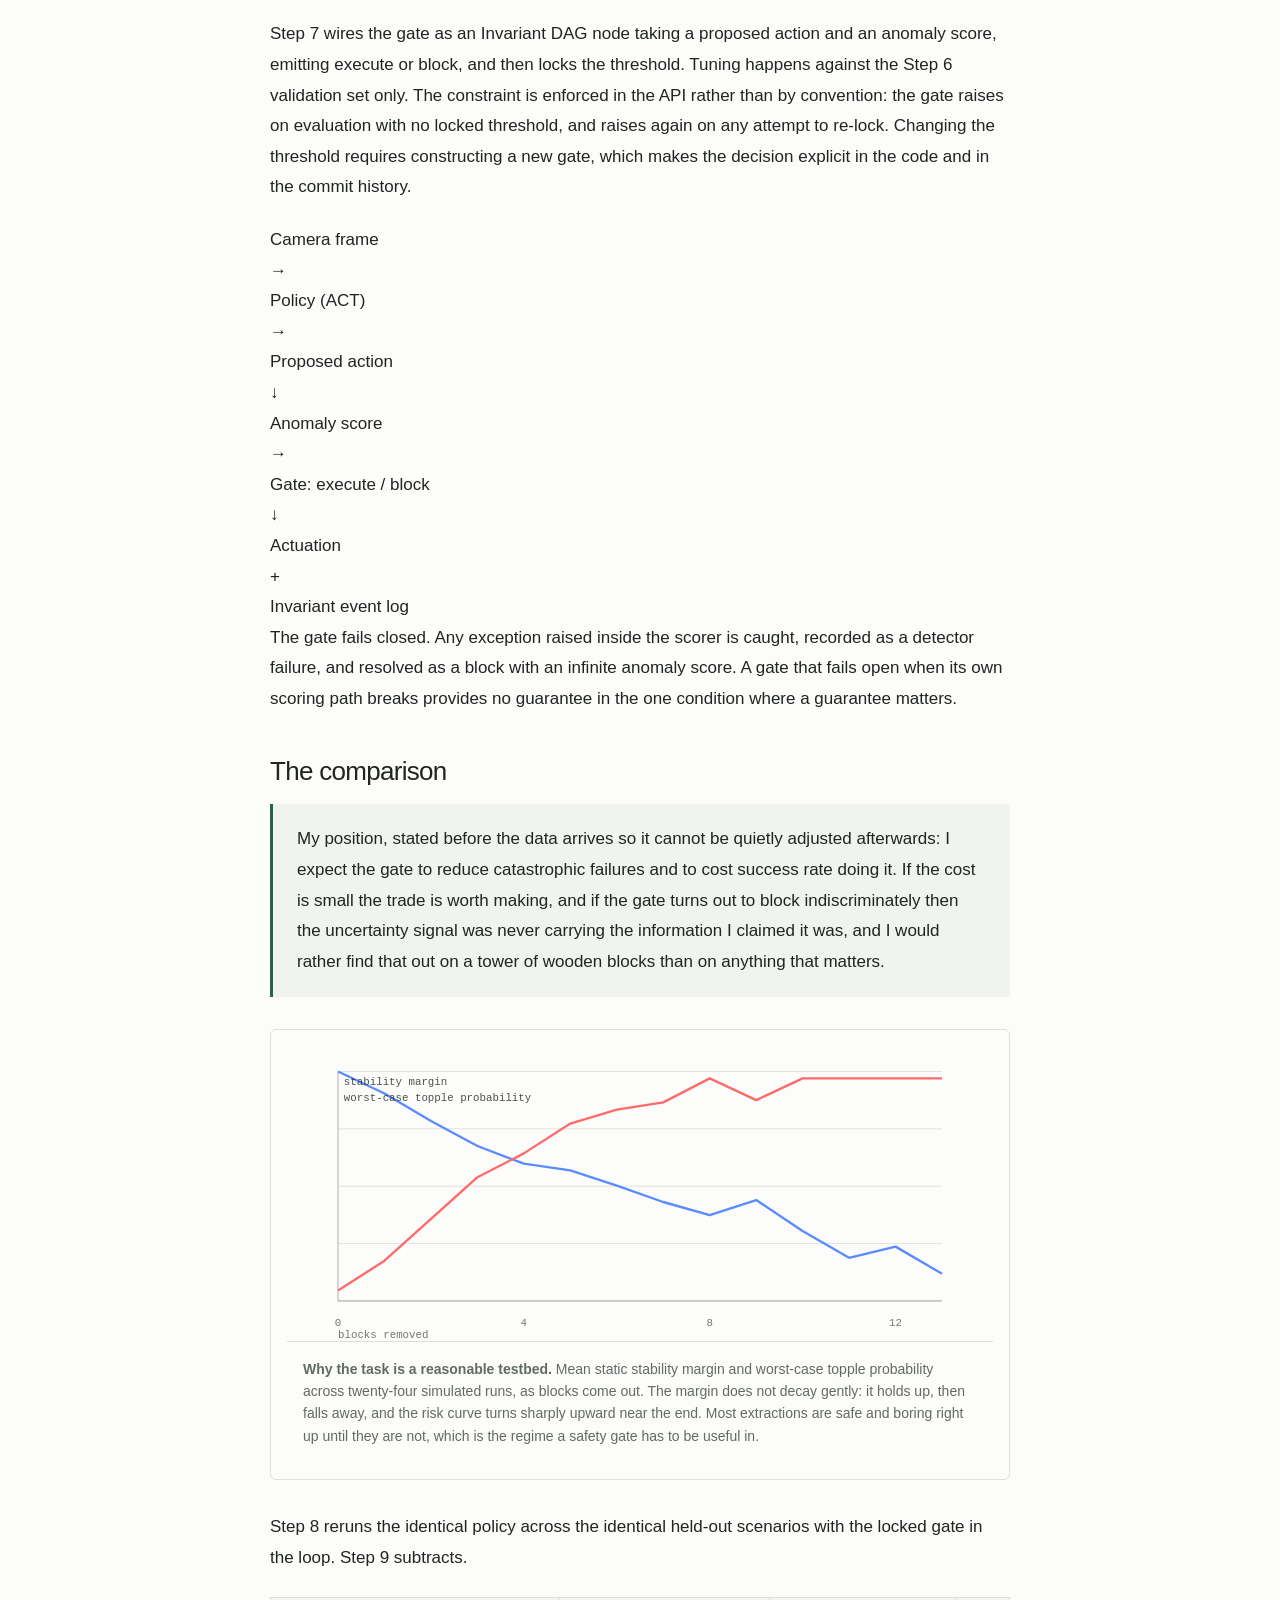
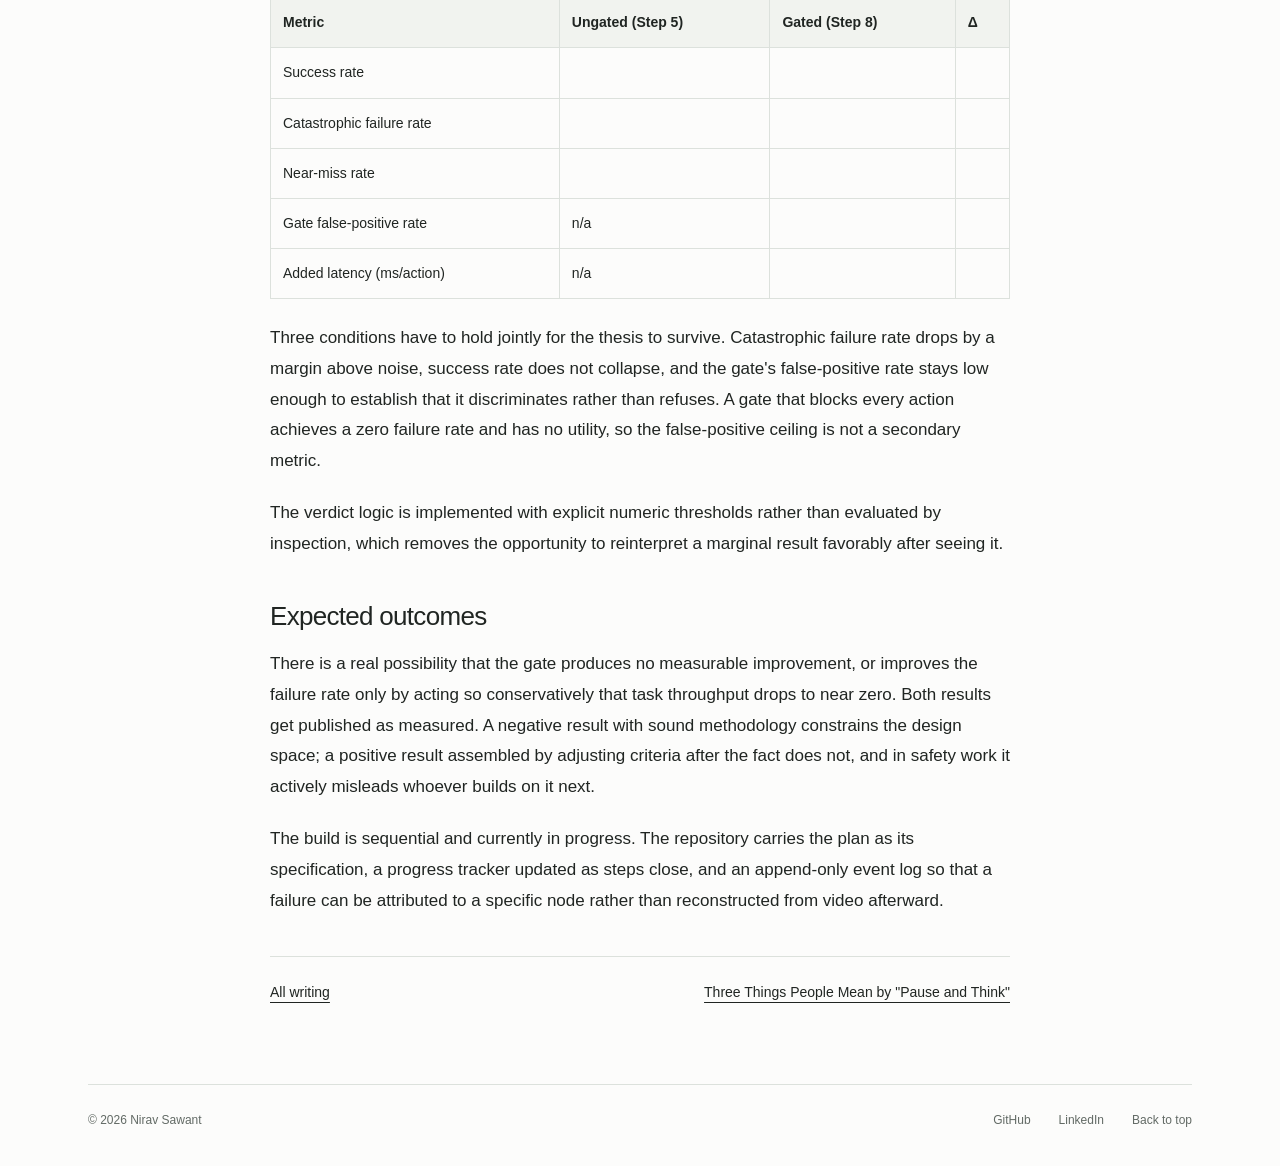
<file: article-safety-gate.html>
<!doctype html>
<html lang="en">
<head>
<meta charset="utf-8">
<meta name="viewport" content="width=device-width, initial-scale=1">
<link rel="icon" href="favicon.jpg">
<script src="theme.js"></script>
<link rel="stylesheet" href="portfolio.css">
<link rel="stylesheet" href="article.css">
<title>Uncertainty, Not Prediction, Should Hold the Veto | Nirav Sawant</title>
</head>
<body id="top">
<a class="skip-link" href="#main">Skip to content</a>
<header class="site-header wrap">
<a class="wordmark" href="index.html" aria-label="Nirav Sawant home">nirav sawant<span class="brand-dot">.</span>
</a>
<nav aria-label="Main navigation">
<a href="index.html#projects">Work</a>
<a href="index.html#about">About</a>
<a href="index.html#contact">Contact</a>
</nav>
<button class="theme-toggle" type="button" aria-label="Switch to dark mode" hidden>Dark mode</button>
</header>
<main id="main">
<article class="article-container">
        <header class="article-header">
            <div class="article-kicker">Research log · Jenga safety gate</div>
            <h1>Uncertainty, Not Prediction, Should Hold the Veto</h1>
            <div class="article-meta">
                <span> August 2026</span>
                <span> 12 min read</span>
            </div>
            <div class="tags">
                <span class="tag">Robotics Safety</span>
                <span class="tag">World Models</span>
                <span class="tag">Manipulation</span>
                <span class="tag">Experiment Design</span>
            </div>
        </header>

        <div class="article-content">
            <p>The usual way to gate a learned manipulation policy is to ask the model what it predicts will happen and act on
                that prediction. This inverts the reliability ordering. A world model's accuracy degrades fastest on states it
                has seen least often, which is precisely the regime a safety mechanism exists to handle. Its point prediction is
                the weakest available signal at the moment you depend on it most.</p>

            <p>Epistemic uncertainty behaves differently. It measures distance from the training distribution rather than
                asserting an outcome, so it degrades gracefully instead of confidently. The thesis under test is therefore
                narrow and falsifiable: <strong>a learned world model's epistemic uncertainty, not its point prediction, should
                hold veto authority over an action.</strong>
</p>

            <p>Jenga extraction on an SO-101 arm is a reasonable testbed for this. The state space is low-dimensional and
                physically legible, ground truth is cheap to obtain, and failure is binary. The tower stands or it does not.</p>

            <h2>Starting conditions</h2>

            <p>VR teleoperation is functional. Nothing else is. Each remaining component produces an artifact the next one
                consumes, so the build order is fixed.</p>

            <div class="table-wrap">
                <table>
                    <thead>
                        <tr>
<th>Component</th>
<th>Status at kickoff</th>
</tr>
                    </thead>
                    <tbody>
                        <tr>
<td>SO-101 follower arm</td>
<td>Built, calibrated</td>
</tr>
                        <tr>
<td>VR teleoperation</td>
<td>Working</td>
</tr>
                        <tr>
<td>Camera pipeline</td>
<td>Not built</td>
</tr>
                        <tr>
<td>Dataset</td>
<td>Does not exist</td>
</tr>
                        <tr>
<td>Policy</td>
<td>Does not exist</td>
</tr>
                        <tr>
<td>Anomaly detector</td>
<td>Does not exist</td>
</tr>
                        <tr>
<td>Invariant safety gate</td>
<td>Not wired to this project</td>
</tr>
                    </tbody>
                </table>
            </div>

            <h2>Compute placement</h2>

            <p>The first decision is which machine runs which component, because it determines the dependency set installed at
                every later step. Getting it wrong surfaces six steps downstream, after the wrong framework is already
                embedded.</p>

            <div class="table-wrap">
                <table>
                    <thead>
                        <tr>
<th>Component</th>
<th>Runs on</th>
<th>Constraint</th>
</tr>
                    </thead>
                    <tbody>
                        <tr>
<td>VR teleop, IK, arm control</td>
<td>Host PC</td>
<td>Latency budget requires proximity to the arm</td>
</tr>
                        <tr>
<td>Dataset recording</td>
<td>Host PC</td>
<td>Recording is co-located with arm control</td>
</tr>
                        <tr>
<td>Policy training (ACT)</td>
<td>Host PC or GPU machine</td>
<td>One-time offline cost</td>
</tr>
                        <tr>
<td>V-JEPA distillation</td>
<td>GPU machine</td>
<td>Teacher never runs at inference time</td>
</tr>
                        <tr>
<td>Live inference</td>
<td>Orange Pi Zero 2W</td>
<td>Edge deployment target</td>
</tr>
                    </tbody>
                </table>
            </div>

            <p>Only the distilled student model executes on the Pi. The V-JEPA teacher is an offline expense paid once, which
                is the reason for distilling at all rather than deploying the teacher directly.</p>

            <h2>Ground truth cannot be learned</h2>

            <figure>
              <img src="fig-occupancy.jpg" width="1280" height="960" loading="lazy" decoding="async"
                alt="The same side view with each block slot outlined and tinted green where the detector read it as occupied and red where it read empty. Caption reports zero errors out of thirty-six slots.">
              <figcaption>
<b>The detector's actual output, drawn on the frame it decided from.</b> Each region is a
                block face projected from the pose recovered by solvePnP, then sampled and thresholded. Lean is
                estimated first by fitting the tower silhouette, because a few degrees moves a block near the top by
                more than its own width. This frame: lean correct to 0.0 degrees, thirty-six slots, no errors.</figcaption>
            </figure>
            <figure>
              <img src="fig-cameras.jpg" width="1280" height="480" loading="lazy" decoding="async"
                alt="Two rendered camera views of a Jenga tower: an overhead view showing four ArUco markers on the table, and a corner side view showing gaps where blocks were removed.">
              <figcaption>
<b>The two fixed views everything runs on.</b> Overhead recovers the marker frame and
                reads the top layer. The side camera sits at a corner rather than square-on, because a layer's three
                slots are only countable on the face perpendicular to their offset and those faces alternate with
                layer parity. Square-on, half the tower is unreadable.</figcaption>
            </figure>
            <p>Steps 1 and 2 are conventional computer vision. Two rigidly mounted cameras, fixed lighting, ArUco markers at the
                tower base establishing a world frame, edge detection for per-layer block occupancy, and a lean estimate from
                the side camera.</p>

            <p>Nothing in that pipeline is learned, and that constraint is load-bearing. If tower state came from a learned
                model, then evaluating a learned anomaly detector against it would be circular. Agreement between two models
                trained on overlapping data is not evidence that either is correct. Classical CV yields a reference signal whose
                failure modes are uncorrelated with the systems it is used to score.</p>

            <p>The exit condition is 20 correct reconstructions out of 20 manual validation trials. Anything below that
                invalidates every metric computed downstream, so the pipeline stops there until it passes.</p>

            <h2>Data collection</h2>

            <p>Twenty-two sessions minimum, allocated across regimes rather than collected until the dataset feels adequate.</p>

            <div class="table-wrap">
                <table>
                    <thead>
                        <tr>
<th>Scenario category</th>
<th>Description</th>
<th>Sessions</th>
</tr>
                    </thead>
                    <tbody>
                        <tr>
<td>Stable tower, easy extraction</td>
<td>Standard tower, loose blocks</td>
<td>5</td>
</tr>
                        <tr>
<td>Stable tower, tight extraction</td>
<td>Snug, friction-fit blocks</td>
<td>4</td>
</tr>
                        <tr>
<td>Leaning tower</td>
<td>Built with an intentional lean</td>
<td>4</td>
</tr>
                        <tr>
<td>Near-collapse tower</td>
<td>Several blocks already removed</td>
<td>3</td>
</tr>
                        <tr>
<td>Off-center placement</td>
<td>Irregular geometry</td>
<td>3</td>
</tr>
                        <tr>
<td>Recovery scenarios</td>
<td>Induced wobble, corrected mid-extraction</td>
<td>3</td>
</tr>
                        <tr>
<td>
<strong>Total</strong>
</td>
<td>
</td>
<td>
<strong>22</strong>
</td>
</tr>
                    </tbody>
                </table>
            </div>

            <p>The three recovery episodes carry disproportionate weight. A dataset composed entirely of clean successes
                contains no demonstration of corrective action, so a policy trained on it has no behavior to fall back on when a
                tower starts to shift.</p>

            <p>Time alignment between frames, joint states, and actions is verified per episode rather than assumed.
                Misalignment in teleoperated data is silent, survives visual inspection of individual frames, and corrupts every
                model trained afterward.</p>

            <h2>Control condition and treatment condition</h2>

            <p>Step 5 trains an ACT policy and runs it autonomously with no gate across held-out scenarios. Those numbers are
                frozen on recording. A control condition revised after the treatment results are known is not a control
                condition.</p>

            <p>Step 6 builds the detector in two parallel tracks. Track A runs on the GPU machine: pull the smallest published
                V-JEPA checkpoint, extract embeddings over the Step 4 frames, and train a shallow student network to regress an
                anomaly score from raw pixels against the teacher's embedding-space prediction error. Track B is manual
                labeling of roughly 75 held-out frames as structurally normal or risky, reserved for evaluation and excluded
                from training.</p>

            <p>Step 7 wires the gate as an Invariant DAG node taking a proposed action and an anomaly score, emitting execute
                or block, and then locks the threshold. Tuning happens against the Step 6 validation set only. The constraint is
                enforced in the API rather than by convention: the gate raises on evaluation with no locked threshold, and
                raises again on any attempt to re-lock. Changing the threshold requires constructing a new gate, which makes the
                decision explicit in the code and in the commit history.</p>

            <div class="flowchart">
                <div class="flow-diagram">
                    <div class="flow-row">
                        <div class="flow-box">Camera frame</div>
                        <span>&rarr;</span>
                        <div class="flow-box">Policy (ACT)</div>
                        <span>&rarr;</span>
                        <div class="flow-box">Proposed action</div>
                    </div>
                    <span>&darr;</span>
                    <div class="flow-row">
                        <div class="flow-box">Anomaly score</div>
                        <span>&rarr;</span>
                        <div class="flow-box primary">Gate: execute / block</div>
                    </div>
                    <span>&darr;</span>
                    <div class="flow-row">
                        <div class="flow-box">Actuation</div>
                        <span>+</span>
                        <div class="flow-box">Invariant event log</div>
                    </div>
                </div>
            </div>

            <p>The gate fails closed. Any exception raised inside the scorer is caught, recorded as a detector failure, and
                resolved as a block with an infinite anomaly score. A gate that fails open when its own scoring path breaks
                provides no guarantee in the one condition where a guarantee matters.</p>

            <h2>The comparison</h2>

            <p class="claim">My position, stated before the data arrives so it cannot be quietly adjusted afterwards: I expect the gate to reduce catastrophic failures and to cost success rate doing it. If the cost is small the trade is worth making, and if the gate turns out to block indiscriminately then the uncertainty signal was never carrying the information I claimed it was, and I would rather find that out on a tower of wooden blocks than on anything that matters.</p>
            <figure class="plot">
              <svg xmlns="http://www.w3.org/2000/svg" viewBox="0 0 720 300" role="img"
                 aria-label="Mean stability margin falls and worst-case topple probability rises as blocks are removed, over 24 simulated runs.">
              <style>
                .grid { stroke: currentColor; stroke-opacity: 0.12; stroke-width: 1; }
                .axis { stroke: currentColor; stroke-opacity: 0.35; stroke-width: 1; }
                .tick, .lbl { fill: currentColor; fill-opacity: 0.62; font: 11px 'JetBrains Mono', monospace; }
                .margin { fill: none; stroke: #5b8cff; stroke-width: 2.4; stroke-linejoin: round; }
                .risk { fill: none; stroke: #ff6b6b; stroke-width: 2.4; stroke-linejoin: round; }
                .key { font: 11px 'JetBrains Mono', monospace; fill: currentColor; fill-opacity: 0.8; }
              </style>
              <line x1="52" y1="26.0" x2="668" y2="26.0" class="grid"/>
<line x1="52" y1="84.5" x2="668" y2="84.5" class="grid"/>
<line x1="52" y1="143.0" x2="668" y2="143.0" class="grid"/>
<line x1="52" y1="201.5" x2="668" y2="201.5" class="grid"/>
<line x1="52" y1="260.0" x2="668" y2="260.0" class="grid"/>
              <line x1="52" y1="26" x2="52" y2="260" class="axis"/>
              <line x1="52" y1="260" x2="668" y2="260" class="axis"/>
              <polyline class="margin" points="52.0,26.0 99.4,48.5 146.8,76.5 194.2,102.0 241.5,120.0 288.9,126.9 336.3,142.4 383.7,159.1 431.1,172.5 478.5,157.1 525.8,188.7 573.2,216.0 620.6,204.6 668.0,232.2"/>
              <polyline class="risk" points="52.0,249.4 99.4,219.0 146.8,176.3 194.2,133.8 241.5,109.5 288.9,79.1 336.3,64.9 383.7,57.5 431.1,33.0 478.5,55.2 525.8,33.0 573.2,33.0 620.6,33.0 668.0,33.0"/>
              <text x="52.0" y="286" class="tick" text-anchor="middle">0</text>
<text x="241.5" y="286" class="tick" text-anchor="middle">4</text>
<text x="431.1" y="286" class="tick" text-anchor="middle">8</text>
<text x="620.6" y="286" class="tick" text-anchor="middle">12</text>
              <text x="52" y="298" class="lbl">blocks removed</text>
              <text x="58" y="40" class="key" fill="#5b8cff">stability margin</text>
              <text x="58" y="56" class="key" fill="#ff6b6b">worst-case topple probability</text>
            </svg>
              <figcaption>
<b>Why the task is a reasonable testbed.</b> Mean static stability margin and worst-case
                topple probability across twenty-four simulated runs, as blocks come out. The margin does not decay
                gently: it holds up, then falls away, and the risk curve turns sharply upward near the end. Most
                extractions are safe and boring right up until they are not, which is the regime a safety gate has
                to be useful in.</figcaption>
            </figure>
            <p>Step 8 reruns the identical policy across the identical held-out scenarios with the locked gate in the loop.
                Step 9 subtracts.</p>

            <div class="table-wrap">
                <table>
                    <thead>
                        <tr>
<th>Metric</th>
<th>Ungated (Step 5)</th>
<th>Gated (Step 8)</th>
<th>&Delta;</th>
</tr>
                    </thead>
                    <tbody>
                        <tr>
<td>Success rate</td>
<td>
</td>
<td>
</td>
<td>
</td>
</tr>
                        <tr>
<td>Catastrophic failure rate</td>
<td>
</td>
<td>
</td>
<td>
</td>
</tr>
                        <tr>
<td>Near-miss rate</td>
<td>
</td>
<td>
</td>
<td>
</td>
</tr>
                        <tr>
<td>Gate false-positive rate</td>
<td>n/a</td>
<td>
</td>
<td>
</td>
</tr>
                        <tr>
<td>Added latency (ms/action)</td>
<td>n/a</td>
<td>
</td>
<td>
</td>
</tr>
                    </tbody>
                </table>
            </div>

            <p>Three conditions have to hold jointly for the thesis to survive. Catastrophic failure rate drops by a margin
                above noise, success rate does not collapse, and the gate's false-positive rate stays low enough to establish
                that it discriminates rather than refuses. A gate that blocks every action achieves a zero failure rate and has
                no utility, so the false-positive ceiling is not a secondary metric.</p>

            <p>The verdict logic is implemented with explicit numeric thresholds rather than evaluated by inspection, which
                removes the opportunity to reinterpret a marginal result favorably after seeing it.</p>

            <h2>Expected outcomes</h2>

            <p>There is a real possibility that the gate produces no measurable improvement, or improves the failure rate only
                by acting so conservatively that task throughput drops to near zero. Both results get published as measured. A
                negative result with sound methodology constrains the design space; a positive result assembled by adjusting
                criteria after the fact does not, and in safety work it actively misleads whoever builds on it next.</p>

            <p>The build is sequential and currently in progress. The repository carries the plan as its specification, a
                progress tracker updated as steps close, and an append-only event log so that a failure can be attributed to a
                specific node rather than reconstructed from video afterward.</p>
        </div>

        <nav class="article-nav">
            <a class="prev" href="index.html#tech-blog">All writing</a>
            <a href="article-pause-and-think.html">Three Things People Mean by "Pause and Think"</a>
        </nav>
    </article>
</main>
<footer class="site-footer wrap">
<span>© 2026 Nirav Sawant</span>
<a href="https://github.com/NiravTech22">GitHub</a>
<a href="https://www.linkedin.com/in/nirav-sawant-11b739300/">LinkedIn</a>
<a href="#top">Back to top</a>
</footer>
</body>
</html>
</file>
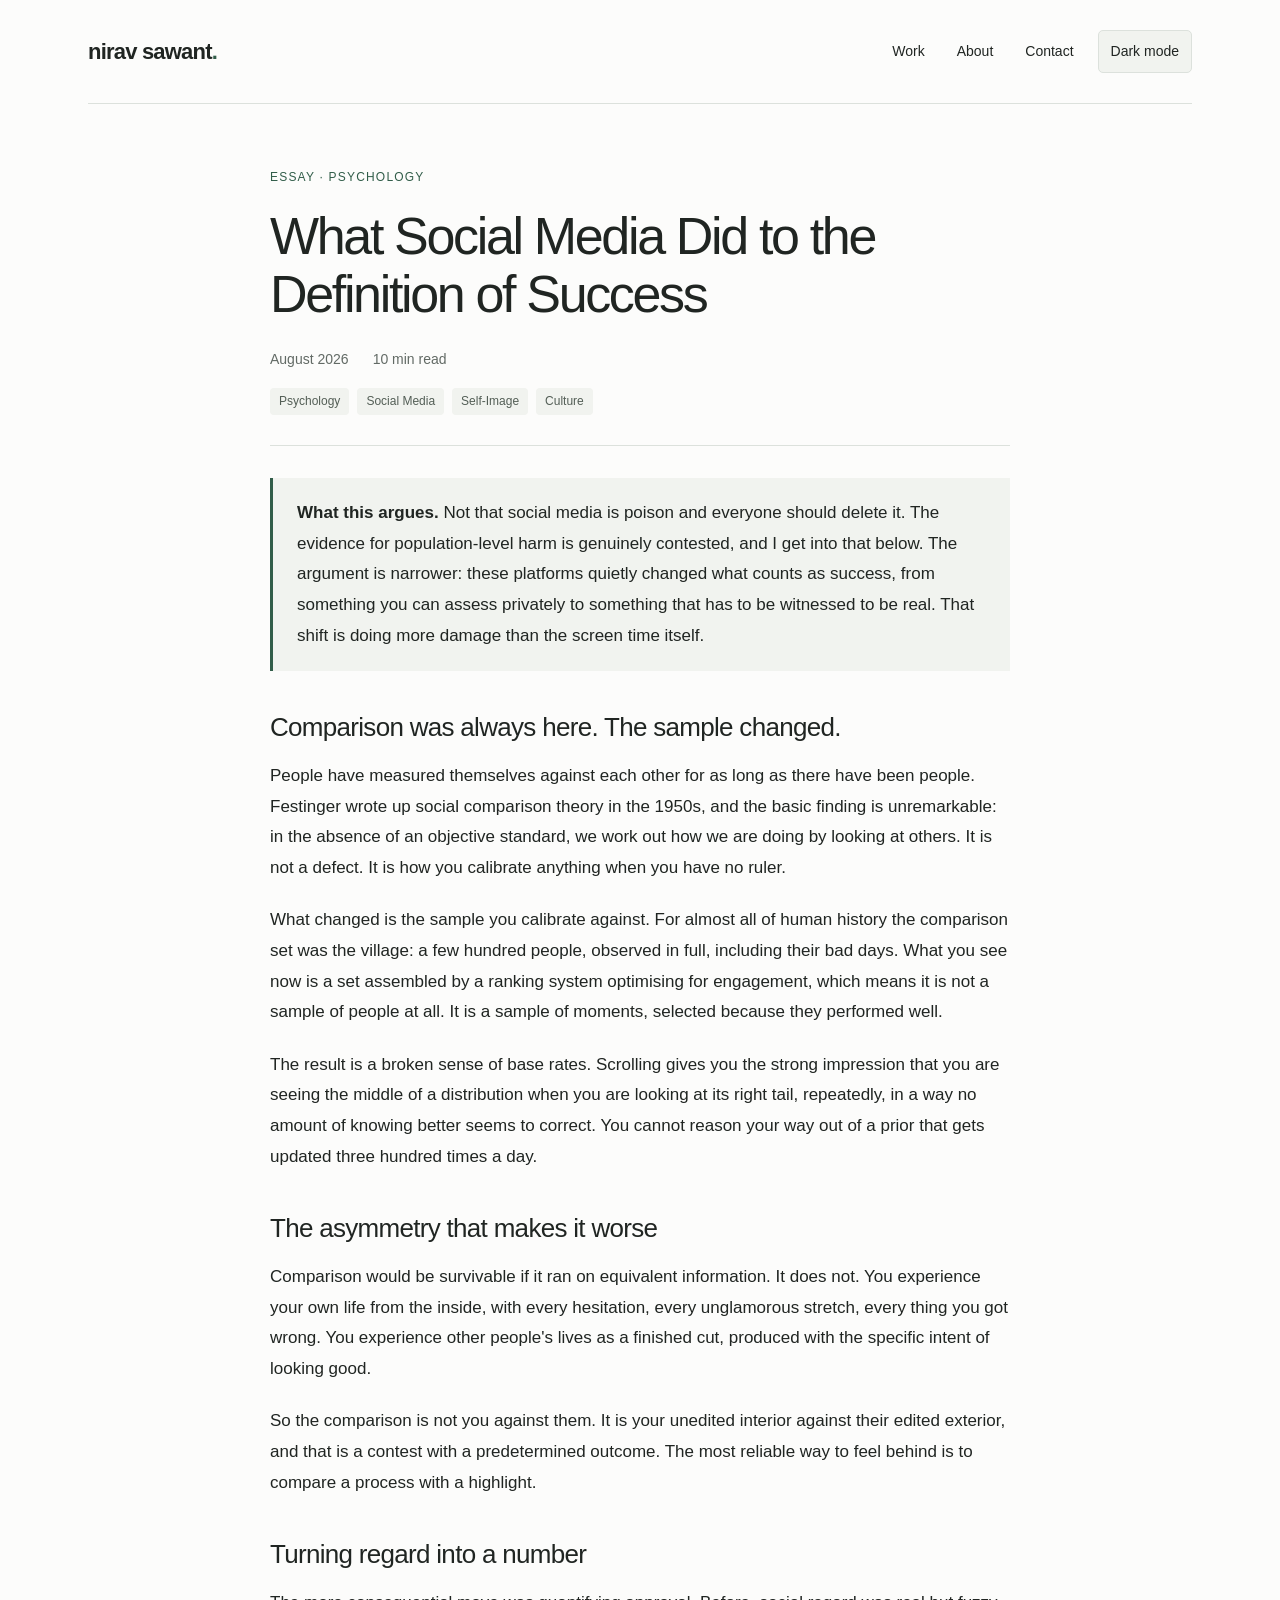
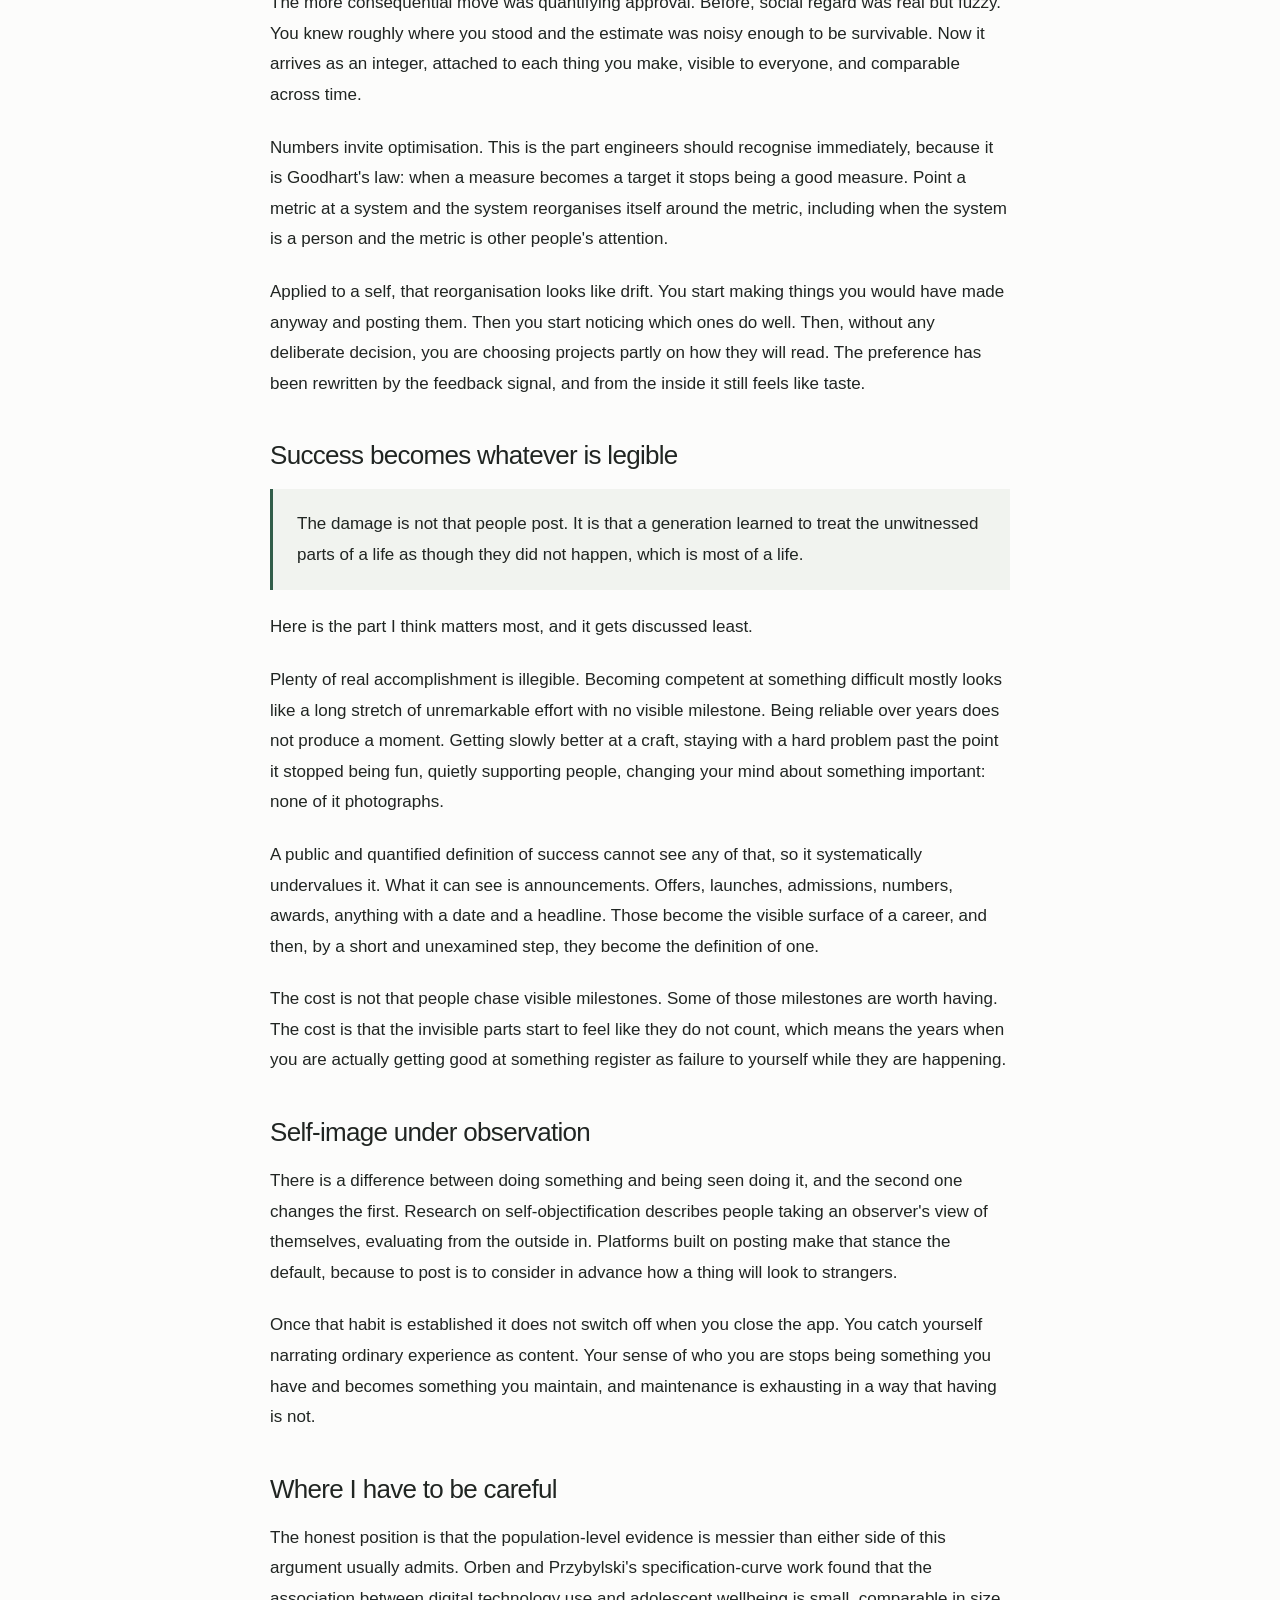
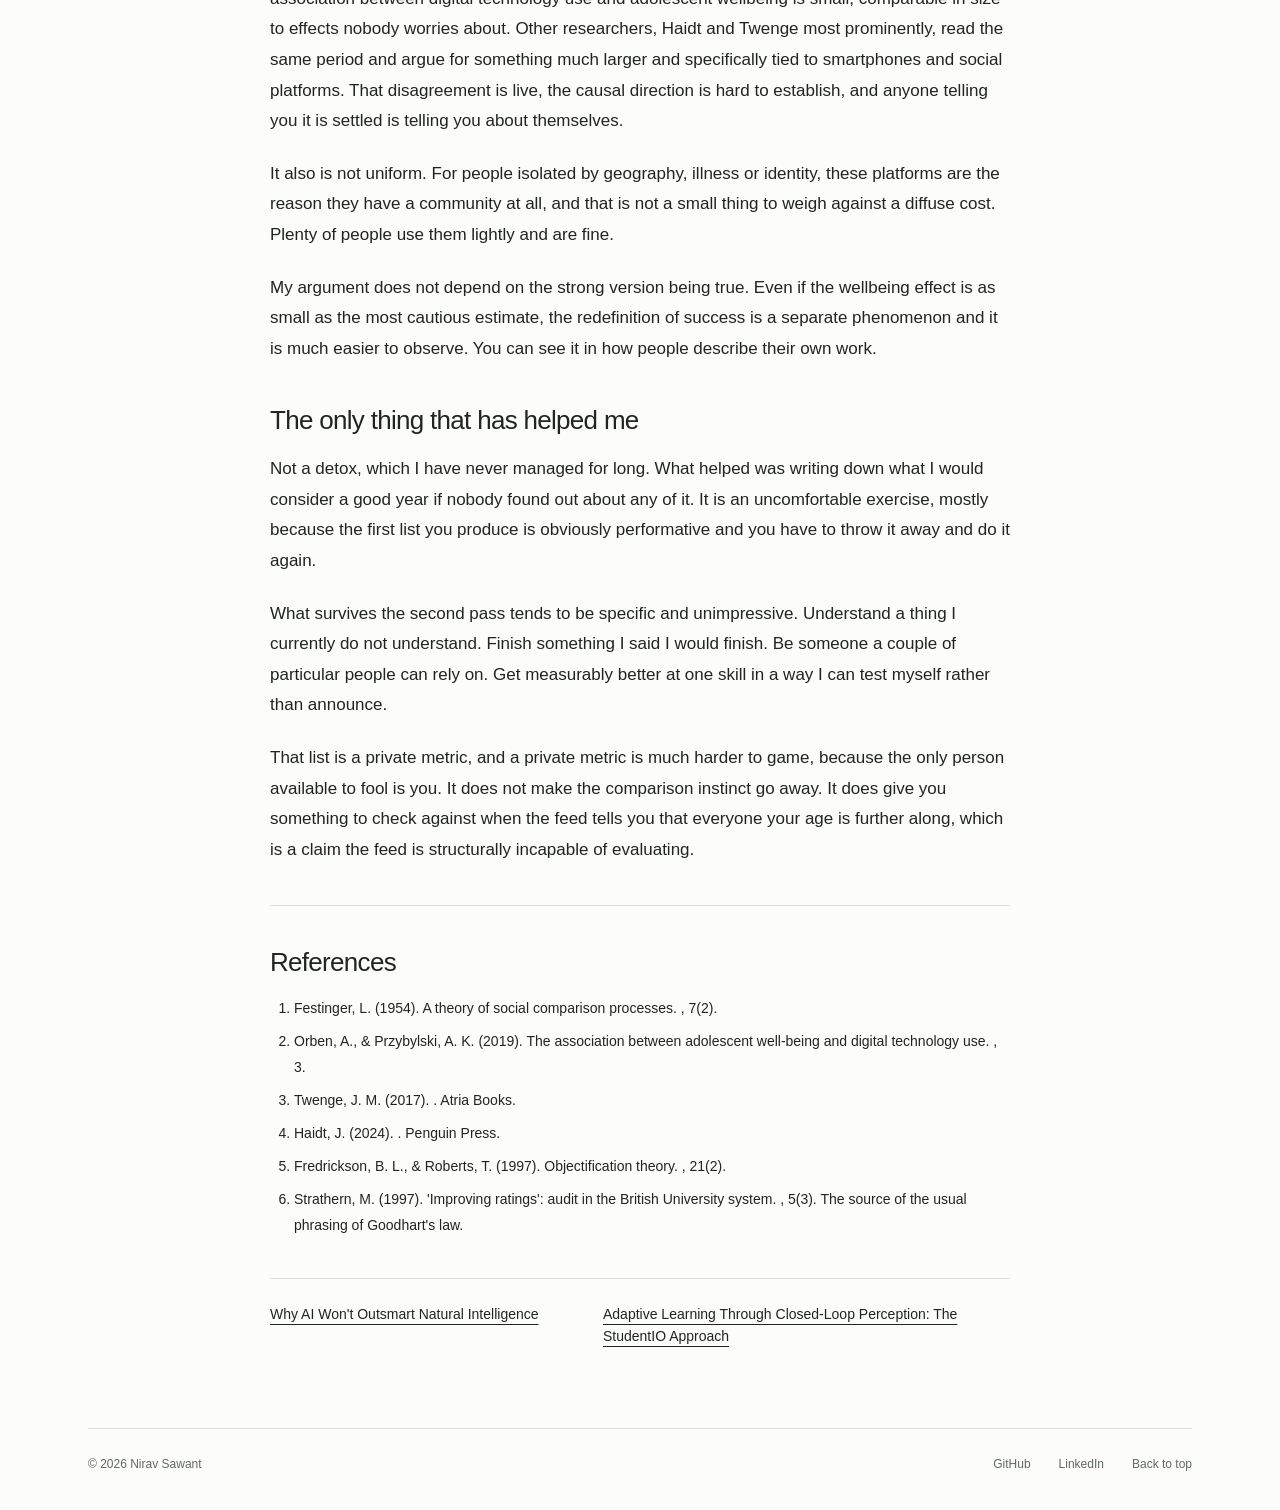
<file: article-social-media-success.html>
<!doctype html>
<html lang="en">
<head>
<meta charset="utf-8">
<meta name="viewport" content="width=device-width, initial-scale=1">
<link rel="icon" href="favicon.jpg">
<script src="theme.js"></script>
<link rel="stylesheet" href="portfolio.css">
<link rel="stylesheet" href="article.css">
<title>What Social Media Did to the Definition of Success | Nirav Sawant</title>
</head>
<body id="top">
<a class="skip-link" href="#main">Skip to content</a>
<header class="site-header wrap">
<a class="wordmark" href="index.html" aria-label="Nirav Sawant home">nirav sawant<span class="brand-dot">.</span>
</a>
<nav aria-label="Main navigation">
<a href="index.html#projects">Work</a>
<a href="index.html#about">About</a>
<a href="index.html#contact">Contact</a>
</nav>
<button class="theme-toggle" type="button" aria-label="Switch to dark mode" hidden>Dark mode</button>
</header>
<main id="main">
<article class="article-container">
        <header class="article-header">
            <div class="article-kicker">Essay · psychology</div>
            <h1>What Social Media Did to the Definition of Success</h1>
            <div class="article-meta">
                <span> August 2026</span>
                <span> 10 min read</span>
            </div>
            <div class="tags">
                <span class="tag">Psychology</span>
                <span class="tag">Social Media</span>
                <span class="tag">Self-Image</span>
                <span class="tag">Culture</span>
            </div>
        </header>

        <div class="article-content">
            <p class="lede-note">
<strong>What this argues.</strong> Not that social media is poison and everyone should delete
                it. The evidence for population-level harm is genuinely contested, and I get into that below. The argument is
                narrower: these platforms quietly changed what counts as success, from something you can assess privately to
                something that has to be witnessed to be real. That shift is doing more damage than the screen time itself.</p>

            <h2>Comparison was always here. The sample changed.</h2>

            <p>People have measured themselves against each other for as long as there have been people. Festinger wrote up
                social comparison theory in the 1950s, and the basic finding is unremarkable: in the absence of an objective
                standard, we work out how we are doing by looking at others. It is not a defect. It is how you calibrate
                anything when you have no ruler.</p>

            <p>What changed is the sample you calibrate against. For almost all of human history the comparison set was the
                village: a few hundred people, observed in full, including their bad days. What you see now is a set assembled
                by a ranking system optimising for engagement, which means it is not a sample of people at all. It is a sample
                of moments, selected because they performed well.</p>

            <p>The result is a broken sense of base rates. Scrolling gives you the strong impression that you are seeing the
                middle of a distribution when you are looking at its right tail, repeatedly, in a way no amount of knowing
                better seems to correct. You cannot reason your way out of a prior that gets updated three hundred times a
                day.</p>

            <h2>The asymmetry that makes it worse</h2>

            <p>Comparison would be survivable if it ran on equivalent information. It does not. You experience your own life
                from the inside, with every hesitation, every unglamorous stretch, every thing you got wrong. You experience
                other people's lives as a finished cut, produced with the specific intent of looking good.</p>

            <p>So the comparison is not you against them. It is your unedited interior against their edited exterior, and that
                is a contest with a predetermined outcome. The most reliable way to feel behind is to compare a process with a
                highlight.</p>

            <h2>Turning regard into a number</h2>

            <p>The more consequential move was quantifying approval. Before, social regard was real but fuzzy. You knew roughly
                where you stood and the estimate was noisy enough to be survivable. Now it arrives as an integer, attached to
                each thing you make, visible to everyone, and comparable across time.</p>

            <p>Numbers invite optimisation. This is the part engineers should recognise immediately, because it is Goodhart's
                law: when a measure becomes a target it stops being a good measure. Point a metric at a system and the system
                reorganises itself around the metric, including when the system is a person and the metric is other people's
                attention.</p>

            <p>Applied to a self, that reorganisation looks like drift. You start making things you would have made anyway and
                posting them. Then you start noticing which ones do well. Then, without any deliberate decision, you are
                choosing projects partly on how they will read. The preference has been rewritten by the feedback signal, and
                from the inside it still feels like taste.</p>

            <h2>Success becomes whatever is legible</h2>

            <p class="claim">The damage is not that people post. It is that a generation learned to treat the unwitnessed parts of a life as though they did not happen, which is most of a life.</p>
            <p>Here is the part I think matters most, and it gets discussed least.</p>

            <p>Plenty of real accomplishment is illegible. Becoming competent at something difficult mostly looks like a long
                stretch of unremarkable effort with no visible milestone. Being reliable over years does not produce a moment.
                Getting slowly better at a craft, staying with a hard problem past the point it stopped being fun, quietly
                supporting people, changing your mind about something important: none of it photographs.</p>

            <p>A public and quantified definition of success cannot see any of that, so it systematically undervalues it. What
                it can see is announcements. Offers, launches, admissions, numbers, awards, anything with a date and a
                headline. Those become the visible surface of a career, and then, by a short and unexamined step, they become
                the definition of one.</p>

            <p>The cost is not that people chase visible milestones. Some of those milestones are worth having. The cost is
                that the invisible parts start to feel like they do not count, which means the years when you are actually
                getting good at something register as failure to yourself while they are happening.</p>

            <h2>Self-image under observation</h2>

            <p>There is a difference between doing something and being seen doing it, and the second one changes the first.
                Research on self-objectification describes people taking an observer's view of themselves, evaluating from the
                outside in. Platforms built on posting make that stance the default, because to post is to consider in advance
                how a thing will look to strangers.</p>

            <p>Once that habit is established it does not switch off when you close the app. You catch yourself narrating
                ordinary experience as content. Your sense of who you are stops being something you have and becomes something
                you maintain, and maintenance is exhausting in a way that having is not.</p>

            <h2>Where I have to be careful</h2>

            <p>The honest position is that the population-level evidence is messier than either side of this argument usually
                admits. Orben and Przybylski's specification-curve work found that the association between digital technology
                use and adolescent wellbeing is small, comparable in size to effects nobody worries about. Other researchers,
                Haidt and Twenge most prominently, read the same period and argue for something much larger and specifically
                tied to smartphones and social platforms. That disagreement is live, the causal direction is hard to establish,
                and anyone telling you it is settled is telling you about themselves.</p>

            <p>It also is not uniform. For people isolated by geography, illness or identity, these platforms are the reason
                they have a community at all, and that is not a small thing to weigh against a diffuse cost. Plenty of people
                use them lightly and are fine.</p>

            <p>My argument does not depend on the strong version being true. Even if the wellbeing effect is as small as the
                most cautious estimate, the redefinition of success is a separate phenomenon and it is much easier to observe.
                You can see it in how people describe their own work.</p>

            <h2>The only thing that has helped me</h2>

            <p>Not a detox, which I have never managed for long. What helped was writing down what I would consider a good year
                if nobody found out about any of it. It is an uncomfortable exercise, mostly because the first list you produce
                is obviously performative and you have to throw it away and do it again.</p>

            <p>What survives the second pass tends to be specific and unimpressive. Understand a thing I currently do not
                understand. Finish something I said I would finish. Be someone a couple of particular people can rely on. Get
                measurably better at one skill in a way I can test myself rather than announce.</p>

            <p>That list is a private metric, and a private metric is much harder to game, because the only person available to
                fool is you. It does not make the comparison instinct go away. It does give you something to check against
                when the feed tells you that everyone your age is further along, which is a claim the feed is structurally
                incapable of evaluating.</p>
            <div class="references">
            <h2>References</h2>
            <ol>
                <li>Festinger, L. (1954). A theory of social comparison processes. , 7(2).</li>
                <li>Orben, A., &amp; Przybylski, A. K. (2019). The association between adolescent well-being and digital technology use. , 3.</li>
                <li>Twenge, J. M. (2017). . Atria Books.</li>
                <li>Haidt, J. (2024). . Penguin Press.</li>
                <li>Fredrickson, B. L., &amp; Roberts, T. (1997). Objectification theory. , 21(2).</li>
                <li>Strathern, M. (1997). 'Improving ratings': audit in the British University system. , 5(3). The source of the usual phrasing of Goodhart's law.</li>
            </ol>
            </div>
        </div>

        <nav class="article-nav">
            <a class="prev" href="article-natural-intelligence.html">Why AI Won't Outsmart Natural Intelligence</a>
            <a href="article-studentio.html">Adaptive Learning Through Closed-Loop Perception: The StudentIO Approach</a>
        </nav>
    </article>
</main>
<footer class="site-footer wrap">
<span>© 2026 Nirav Sawant</span>
<a href="https://github.com/NiravTech22">GitHub</a>
<a href="https://www.linkedin.com/in/nirav-sawant-11b739300/">LinkedIn</a>
<a href="#top">Back to top</a>
</footer>
</body>
</html>
</file>
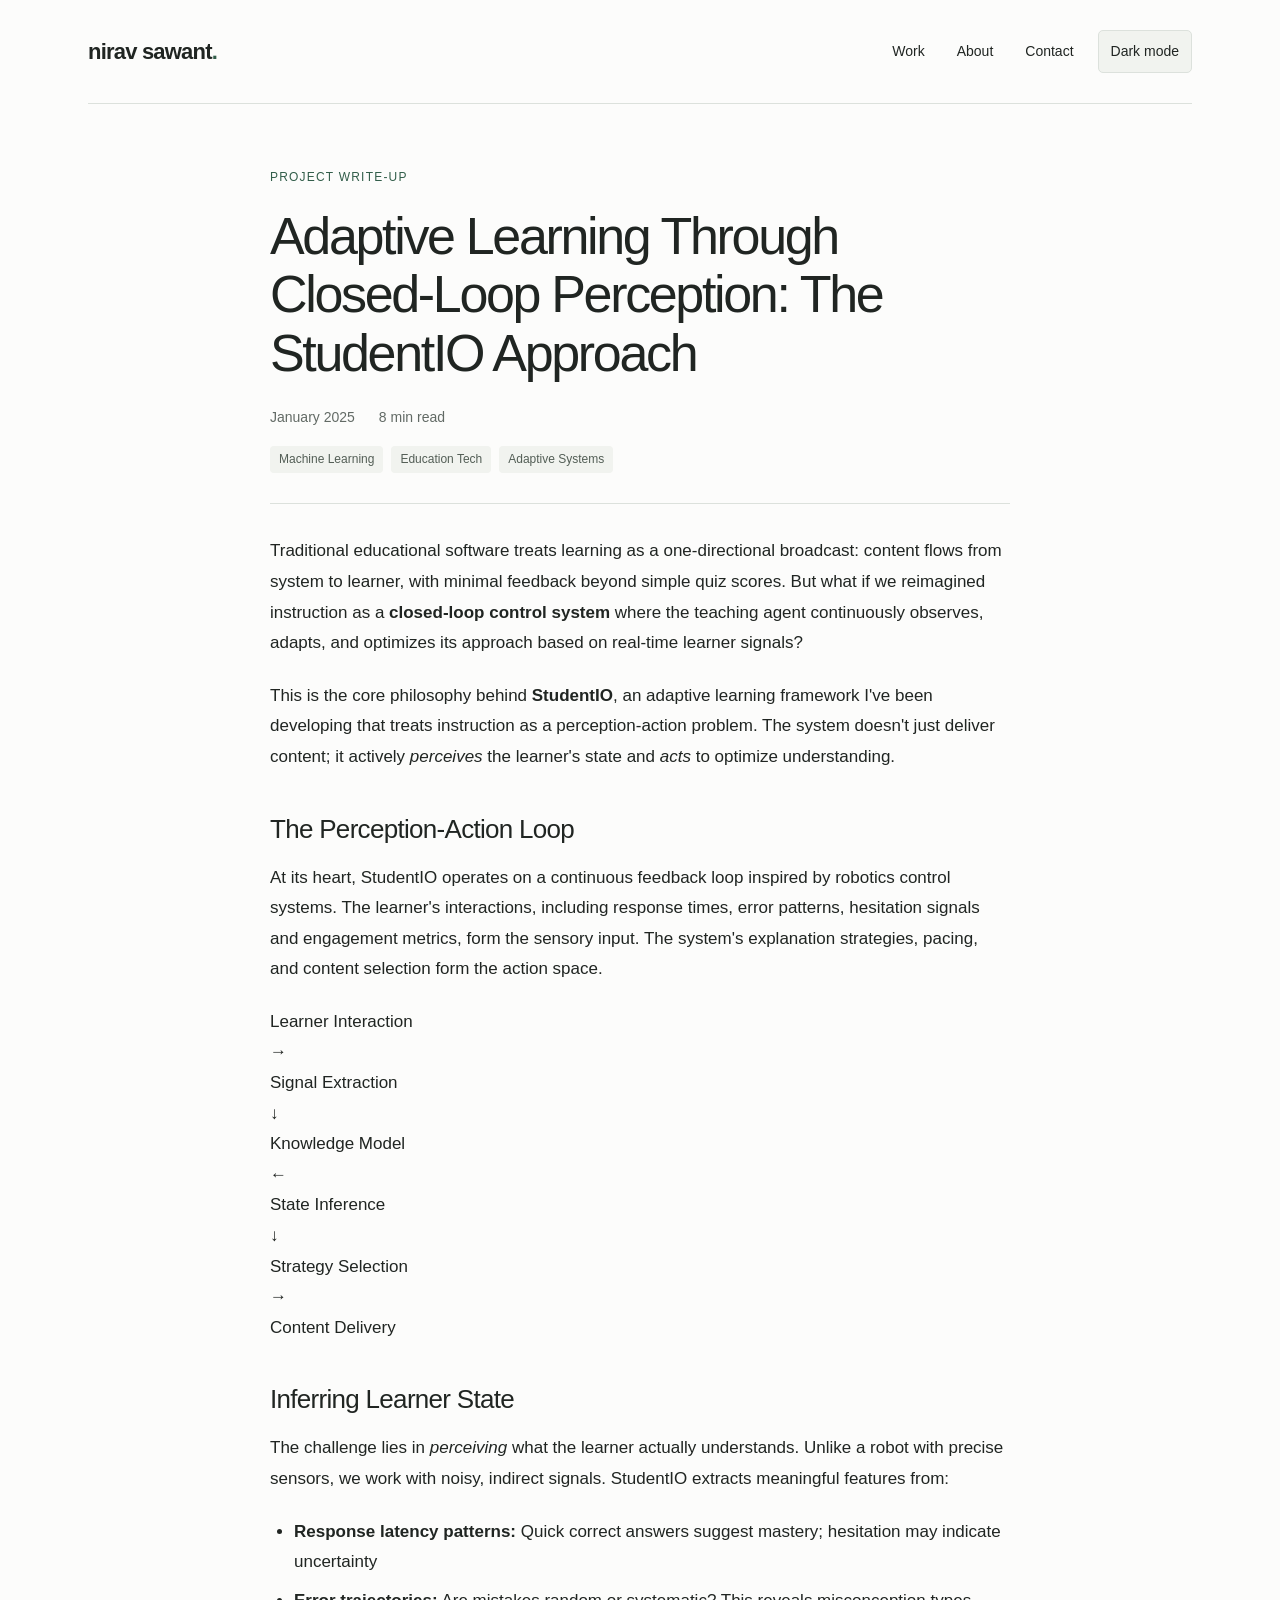
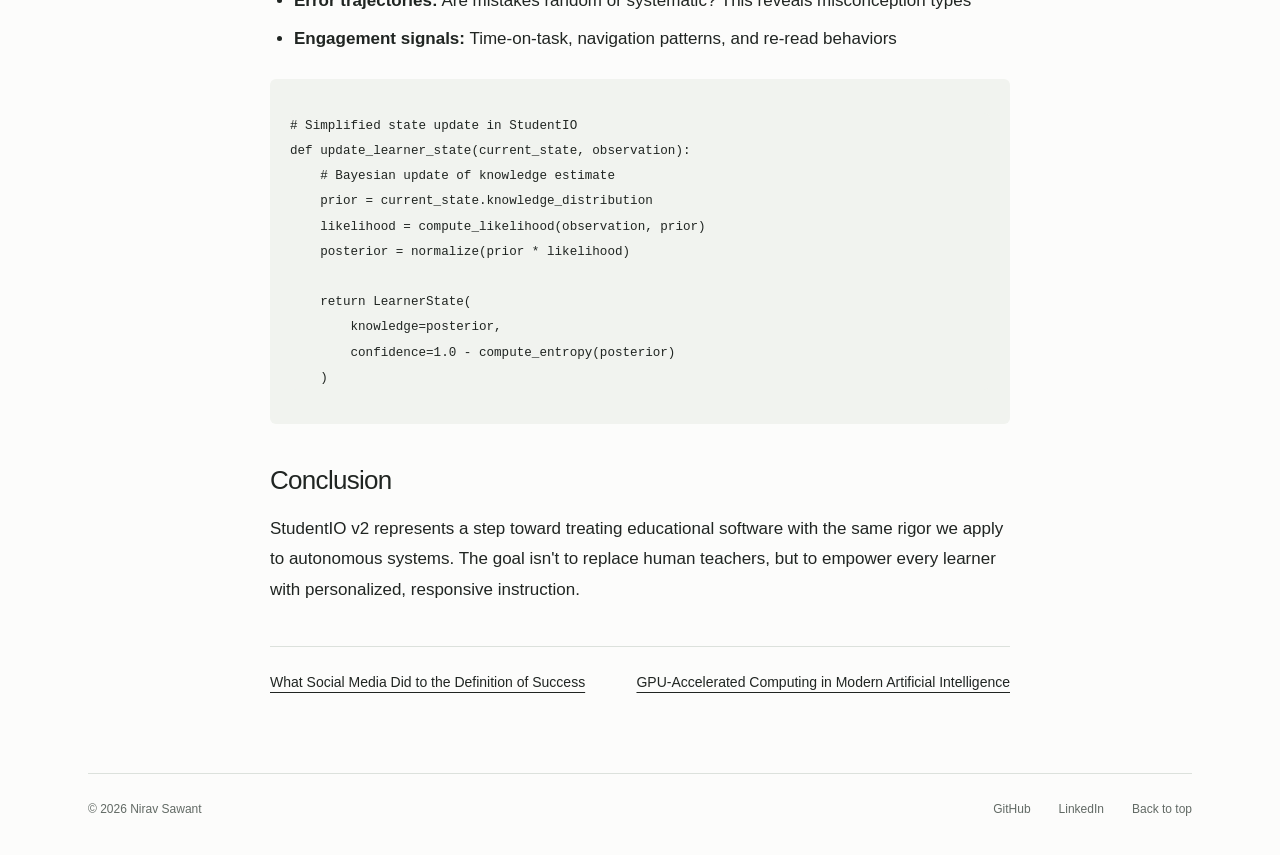
<file: article-studentio.html>
<!doctype html>
<html lang="en">
<head>
<meta charset="utf-8">
<meta name="viewport" content="width=device-width, initial-scale=1">
<link rel="icon" href="favicon.jpg">
<script src="theme.js"></script>
<link rel="stylesheet" href="portfolio.css">
<link rel="stylesheet" href="article.css">
<title>Adaptive Learning Through Closed-Loop Perception | Nirav Sawant</title>
</head>
<body id="top">
<a class="skip-link" href="#main">Skip to content</a>
<header class="site-header wrap">
<a class="wordmark" href="index.html" aria-label="Nirav Sawant home">nirav sawant<span class="brand-dot">.</span>
</a>
<nav aria-label="Main navigation">
<a href="index.html#projects">Work</a>
<a href="index.html#about">About</a>
<a href="index.html#contact">Contact</a>
</nav>
<button class="theme-toggle" type="button" aria-label="Switch to dark mode" hidden>Dark mode</button>
</header>
<main id="main">
<article class="article-container">
        <header class="article-header">
            <div class="article-kicker">Project write-up</div>
            <h1>Adaptive Learning Through Closed-Loop Perception: The StudentIO Approach</h1>
            <div class="article-meta">
                <span> January 2025</span>
                <span> 8 min read</span>
            </div>
            <div class="tags">
                <span class="tag">Machine Learning</span>
                <span class="tag">Education Tech</span>
                <span class="tag">Adaptive Systems</span>
            </div>
        </header>

        <div class="article-content">
            <p>Traditional educational software treats learning as a one-directional broadcast: content flows from
                system to learner, with minimal feedback beyond simple quiz scores. But what if we reimagined
                instruction as a <strong>closed-loop control system</strong> where the teaching agent continuously
                observes, adapts, and optimizes its approach based on real-time learner signals?</p>
            <p>This is the core philosophy behind <strong>StudentIO</strong>, an adaptive learning framework I've been
                developing that treats instruction as a perception-action problem. The system doesn't just deliver
                content; it actively <em>perceives</em> the learner's state and <em>acts</em> to optimize understanding.
            </p>

            <h2>The Perception-Action Loop</h2>
            <p>At its heart, StudentIO operates on a continuous feedback loop inspired by robotics control systems. The
                learner's interactions, including response times, error patterns, hesitation signals and engagement metrics, form
                the sensory input. The system's explanation strategies, pacing, and content selection form the action
                space.</p>

            <div class="flowchart">
                <div class="flow-diagram">
                    <div class="flow-row">
                        <div class="flow-box primary">Learner Interaction</div>
                        <span>→</span>
                        <div class="flow-box">Signal Extraction</div>
                    </div>
                    <span>↓</span>
                    <div class="flow-row">
                        <div class="flow-box">Knowledge Model</div>
                        <span>←</span>
                        <div class="flow-box">State Inference</div>
                    </div>
                    <span>↓</span>
                    <div class="flow-row">
                        <div class="flow-box primary">Strategy Selection</div>
                        <span>→</span>
                        <div class="flow-box">Content Delivery</div>
                    </div>
                </div>
            </div>

            <h2>Inferring Learner State</h2>
            <p>The challenge lies in <em>perceiving</em> what the learner actually understands. Unlike a robot with
                precise sensors, we work with noisy, indirect signals. StudentIO extracts meaningful features from:</p>
            <ul>
                <li>
<strong>Response latency patterns:</strong> Quick correct answers suggest mastery; hesitation may
                    indicate uncertainty</li>
                <li>
<strong>Error trajectories:</strong> Are mistakes random or systematic? This reveals misconception
                    types</li>
                <li>
<strong>Engagement signals:</strong> Time-on-task, navigation patterns, and re-read behaviors</li>
            </ul>

            <div class="code-block">
                <pre>
<code># Simplified state update in StudentIO
def update_learner_state(current_state, observation):
    # Bayesian update of knowledge estimate
    prior = current_state.knowledge_distribution
    likelihood = compute_likelihood(observation, prior)
    posterior = normalize(prior * likelihood)

    return LearnerState(
        knowledge=posterior,
        confidence=1.0 - compute_entropy(posterior)
    )</code>
</pre>
            </div>

            <h2>Conclusion</h2>
            <p>StudentIO v2 represents a step toward treating educational software with the same rigor we apply to
                autonomous systems. The goal isn't to replace human teachers, but to empower every learner with
                personalized, responsive instruction.</p>
        </div>

        <nav class="article-nav">
            <a class="prev" href="article-social-media-success.html">What Social Media Did to the Definition of Success</a>
            <a href="article-gpu-computing.html">GPU-Accelerated Computing in Modern Artificial Intelligence</a>
        </nav>
    </article>
</main>
<footer class="site-footer wrap">
<span>© 2026 Nirav Sawant</span>
<a href="https://github.com/NiravTech22">GitHub</a>
<a href="https://www.linkedin.com/in/nirav-sawant-11b739300/">LinkedIn</a>
<a href="#top">Back to top</a>
</footer>
</body>
</html>
</file>
<file: portfolio.css>
:root{
  color-scheme:light;
  --bg:#fcfcfb;
  --text:#202522;
  --muted:#626a65;
  --accent:#315d49;
  --line:#dce1dc;
  --surface:#f1f3ef;
  --accent-rgb:49,93,73;
  --card-border:var(--line);
  --card-bg:var(--surface);
  --card:#fff;
  --button-bg:#202522;
  --button-text:#fff;
  --tag-text:#535e56;
  --selection:#dce9dc;
  --detail-line:#bacbbd;
  --hover-border:#869c8c
}
*{
  box-sizing:border-box
}
html{
  scroll-behavior:smooth;
  scroll-padding-top:24px
}
body{
  margin:0;
  background:var(--bg);
  color:var(--text);
  font-family:Inter,Arial,Helvetica,sans-serif;
  font-size:16px;
  line-height:1.6;
  -webkit-font-smoothing:antialiased
}
a{
  color:inherit;
  text-decoration-thickness:1px;
  text-underline-offset:5px
}
a:hover{
  color:var(--accent)
}
a:focus-visible,summary:focus-visible{
  outline:2px solid var(--accent);
  outline-offset:6px;
  border-radius:2px
}
img{
  max-width:100%;
  display:block
}
h1,h2,h3,h4,p{
  margin:0
}
h1,h2,h3,h4{
  font-weight:500;
  line-height:1.15
}
::selection{
  background:var(--selection)
}
.wrap{
  width:min(1104px,calc(100% - 96px));
  margin-inline:auto
}
.site-header{
  display:flex;
  align-items:center;
  justify-content:space-between;
  min-height:104px;
  border-bottom:1px solid var(--line);
  gap:24px
}
.wordmark{
  font-size:22px;
  font-weight:600;
  letter-spacing:-.8px;
  text-decoration:none
}
.brand-dot{
  color:var(--accent)
}
.site-header nav{
  margin-left:auto;
  display:flex;
  gap:32px;
  font-size:14px
}
.site-header nav a{
  text-decoration:none
}
.skip-link{
  position:absolute;
  left:20px;
  top:-90px;
  padding:12px 20px;
  background:var(--text);
  color:white;
  z-index:10
}
.skip-link:focus{
  top:12px
}
.hero{
  padding:88px 0 0
}
.eyebrow{
  font-size:12px;
  font-family:ui-monospace,SFMono-Regular,Consolas,monospace;
  letter-spacing:.12em;
  text-transform:uppercase;
  color:var(--accent);
  margin-bottom:24px
}
.hero h1{
  font-size:clamp(48px,6.6vw,84px);
  letter-spacing:-.065em;
  line-height:1.04
}
.hero h1 span{
  color:var(--accent)
}
.hero-bottom{
  display:flex;
  justify-content:space-between;
  align-items:flex-end;
  gap:48px;
  margin-top:32px
}
.hero-bottom>p{
  max-width:540px;
  font-size:18px;
  line-height:1.65;
  color:var(--muted)
}
.hero-links{
  display:flex;
  gap:24px;
  align-items:center;
  flex-shrink:0;
  font-size:14px;
  padding-bottom:4px
}
.button{
  display:inline-flex;
  padding:13px 20px;
  border-radius:5px;
  background:var(--button-bg);
  color:var(--button-text);
  text-decoration:none
}
.button:hover{
  background:var(--accent);
  color:#fff
}
.text-link{
  white-space:nowrap
}
.hero-footnote{
  display:flex;
  justify-content:space-between;
  gap:16px;
  margin-top:56px;
  padding:20px 0;
  border-top:1px solid var(--line);
  color:var(--muted);
  font-family:ui-monospace,SFMono-Regular,Consolas,monospace;
  font-size:12px
}
.section{
  padding:68px 0;
  border-bottom:1px solid var(--line)
}
.section-heading{
  display:flex;
  justify-content:space-between;
  align-items:baseline;
  gap:24px;
  margin-bottom:28px
}
.section-heading h2{
  font-size:28px;
  letter-spacing:-.9px
}
.section-heading>p{
  font-size:14px;
  color:var(--muted)
}
.project-grid{
  display:grid;
  grid-template-columns:repeat(2,minmax(0,1fr));
  gap:24px
}
.project-card{
  border:1px solid var(--line);
  border-radius:10px;
  overflow:hidden;
  background:var(--card);
  display:flex;
  flex-direction:column;
  transition:border-color .2s
}
.project-card:hover{
  border-color:var(--hover-border)
}
.project-image{
  height:278px;
  background:#edf0ed;
  display:flex;
  align-items:center;
  justify-content:center;
  border-bottom:1px solid var(--line);
  overflow:hidden
}
.project-image img{
  width:100%;
  height:100%;
  object-fit:contain
}
.jenga{
  background:#f2f3f1
}
.jenga img{
  padding:12px
}
.cuphead{
  background:#18251f
}
.cuphead img{
  object-fit:cover
}
.project-body{
  padding:26px;
  flex:1;
  display:flex;
  flex-direction:column
}
.project-meta{
  display:flex;
  gap:12px;
  justify-content:space-between;
  align-items:baseline;
  color:var(--muted);
  font-size:12px;
  margin-bottom:20px
}
.status{
  white-space:nowrap;
  color:var(--accent)
}
.project-card h3{
  font-size:27px;
  letter-spacing:-1px;
  margin-bottom:14px
}
.project-body>p{
  color:var(--muted);
  font-size:16px;
  line-height:1.65
}
.project-detail{
  margin:24px 0 20px;
  padding-left:14px;
  border-left:2px solid var(--detail-line)
}
.project-detail>span{
  font-size:12px;
  text-transform:uppercase;
  letter-spacing:.08em;
  color:var(--accent)
}
.project-detail p{
  font-size:14px;
  margin-top:5px;
  line-height:1.55
}
.tags{
  display:flex;
  flex-wrap:wrap;
  gap:8px;
  list-style:none;
  padding:0;
  margin:0 0 24px
}
.tags li,.tags .tag{
  font-size:12px;
  color:var(--tag-text);
  background:var(--surface);
  padding:4px 9px;
  border-radius:4px
}
.project-links{
  display:flex;
  justify-content:space-between;
  gap:16px;
  padding-top:20px;
  border-top:1px solid var(--line);
  font-size:14px;
  margin-top:auto
}
.about-grid{
  display:grid;
  grid-template-columns:1fr 1.3fr;
  gap:80px
}
.about-grid h2{
  font-size:40px;
  letter-spacing:-1.5px
}
.about-copy>p{
  color:var(--muted);
  margin-bottom:18px
}
.skills{
  margin:28px 0 0
}
.skills>div+div{
  margin-top:16px
}
.skills dt{
  font-size:14px;
  font-weight:600
}
.skills dd{
  margin:3px 0 0;
  color:var(--muted);
  font-size:14px
}
.experience-row{
  display:grid;
  grid-template-columns:1fr 1.3fr;
  gap:80px;
  padding:26px 0;
  border-top:1px solid var(--line)
}
.experience-row:last-child{
  padding-bottom:0
}
.experience-row h3{
  font-size:20px;
  margin-bottom:6px
}
.experience-row span{
  font-size:14px;
  color:var(--muted)
}
.experience-row h4{
  font-size:16px;
  margin-bottom:10px
}
.experience-row p{
  color:var(--muted);
  font-size:16px;
  max-width:570px
}
.writing-list{
  list-style:none;
  padding:0;
  margin:0
}
.writing-list li{
  padding:20px 0;
  border-top:1px solid var(--line);
  display:flex;
  justify-content:space-between;
  gap:24px;
  align-items:baseline
}
.writing-list a{
  text-decoration:none;
  font-size:17px
}
.writing-list a:hover{
  text-decoration:underline
}
.writing-list span{
  white-space:nowrap;
  font-size:13px;
  color:var(--muted)
}
details{
  margin-top:18px
}
summary{
  cursor:pointer;
  color:var(--muted);
  font-size:14px;
  width:fit-content;
  padding:4px 0
}
details[open] summary{
  margin-bottom:16px
}
.contact-section{
  padding:80px 0 72px
}
.contact-section h2{
  font-size:clamp(38px,5vw,60px);
  letter-spacing:-.05em;
  margin-bottom:24px
}
.contact-section>p:not(.eyebrow){
  color:var(--muted);
  margin-bottom:28px
}
.contact-email{
  font-size:clamp(17px,2.6vw,28px);
  letter-spacing:-.03em;
  color:var(--accent)
}
.contact-links{
  display:flex;
  gap:24px;
  margin-top:24px;
  font-size:14px
}
.site-footer{
  display:flex;
  gap:28px;
  padding:26px 0 36px;
  border-top:1px solid var(--line);
  font-size:12px;
  color:var(--muted)
}
.site-footer>span{
  margin-right:auto
}
.site-footer a{
  text-decoration:none
}
@media(min-width:1400px){
  .hero{
    padding-top:100px
  }
}
@media(max-width:980px){
  .hero-bottom{
    align-items:flex-start;
    flex-direction:column;
    gap:24px
  }
  .hero-bottom>p{
    max-width:650px
  }
  .project-meta{
    flex-wrap:wrap;
    gap:4px
  }
  .project-image{
    height:240px
  }
  .about-grid,.experience-row{
    gap:40px
  }
  .project-body{
    padding:22px
  }
}
@media(max-width:640px){
  .wrap{
    width:calc(100% - 40px)
  }
  .site-header{
    min-height:82px;
    gap:16px
  }
  .wordmark{
    font-size:19px
  }
  .site-header nav{
  margin-left:auto;
    gap:18px;
    font-size:14px
  }
  .hero{
    padding-top:56px
  }
  .hero h1{
    font-size:clamp(42px,10.5vw,64px)
  }
  .hero-bottom>p{
    font-size:16px
  }
  .hero-footnote{
    flex-direction:column;
    gap:6px;
    margin-top:40px
  }
  .section{
    padding:44px 0
  }
  .section-heading{
    align-items:flex-start;
    flex-direction:column;
    gap:10px
  }
  .section-heading h2{
    font-size:26px
  }
  .project-grid{
    grid-template-columns:1fr;
    gap:24px
  }
  .project-image{
    height:260px
  }
  .project-meta{
    flex-wrap:nowrap;
    font-size:11px
  }
  .project-card h3{
    font-size:26px
  }
  .about-grid,.experience-row{
    grid-template-columns:1fr;
    gap:24px
  }
  .about-grid h2{
    font-size:34px
  }
  .about-grid .eyebrow{
    margin-bottom:16px
  }
  .experience-row{
    gap:18px
  }
  .writing-list li{
    flex-direction:column;
    gap:6px
  }
  .writing-list a{
    font-size:16px
  }
  .contact-section{
    padding:52px 0
  }
  .site-footer{
    gap:16px;
    flex-wrap:wrap
  }
  .site-footer>span{
    width:100%
  }
  .hero-links{
    gap:24px
  }
}
@media(prefers-reduced-motion:reduce){
  html{
    scroll-behavior:auto
  }
  *{
    transition:none!important
  }
}

/* Both palettes share the same layout and readable contrast. */
:root[data-theme="dark"] {
  color-scheme: dark;
  --bg: #111613;
  --text: #edf2ed;
  --muted: #a9b4ac;
  --accent: #a0cfaf;
  --line: #344039;
  --surface: #222c25;
  --card: #18201b;
  --button-bg: #b5d8bd;
  --button-text: #14251a;
  --tag-text: #c0cec3;
  --selection: #365442;
  --detail-line: #577762;
  --hover-border: #8bb298;
  --accent-rgb: 160, 207, 175;
  --code-string: #e6bf89;
}
.button:hover { color: var(--bg); }
.theme-toggle {
  flex-shrink: 0;
  padding: 9px 12px;
  border: 1px solid var(--line);
  border-radius: 5px;
  background: var(--surface);
  color: var(--text);
  font: inherit;
  font-size: 14px;
  cursor: pointer;
}
:root[data-theme="dark"] .theme-toggle { border-color: var(--accent); }
.theme-toggle:focus-visible { outline: 2px solid var(--accent); outline-offset: 4px; }
.studio-card { grid-column: 1 / -1; }
.studio-intro { padding: 32px; }
.studio-intro h3 { font-size: clamp(32px, 4vw, 46px); margin-bottom: 20px; letter-spacing: -.04em; }
.studio-intro > p { max-width: 760px; color: var(--muted); line-height: 1.7; }
.studio-figure { margin: 0; }
.studio-figure img { width: 100%; height: auto; }
.studio-figure a:focus-visible { outline-offset: -4px; }
.studio-figure figcaption { padding: 14px 32px; font-size: 13px; color: var(--muted); border-bottom: 1px solid var(--line); }
.studio-figure figcaption a { margin-left: 8px; }
.studio-features { display: grid; grid-template-columns: repeat(3, minmax(0, 1fr)); gap: 28px; padding: 32px; }
.studio-features h4 { font-size: 17px; margin-bottom: 12px; }
.studio-features p { font-size: 14px; line-height: 1.7; color: var(--muted); }
.studio-footer { margin: 0 32px; padding: 24px 0; border-top: 1px solid var(--line); display: flex; align-items: center; justify-content: space-between; gap: 24px; }
.studio-footer p { color: var(--muted); font-size: 14px; }
.studio-footer .button { flex-shrink: 0; font-size: 14px; }
@media (max-width: 640px) {
  .site-header { flex-wrap: wrap; padding: 18px 0; gap: 12px; }
  .site-header .wordmark { flex: 1; }
  .site-header nav { order: 3; width: 100%; margin-left: 0; gap: 24px; }
  .theme-toggle { margin-left: auto; }
  .studio-intro { padding: 22px; }
  .studio-figure figcaption { padding: 14px 22px; }
  .studio-features { grid-template-columns: 1fr; padding: 24px 22px; gap: 24px; }
  .studio-footer { margin: 0 22px; align-items: flex-start; flex-direction: column; gap: 16px; }
}

.studio-intro > .studio-tagline { font-size: clamp(20px, 2.5vw, 26px); color: var(--text); margin-bottom: 16px; line-height: 1.3; letter-spacing: -.02em; }
@media (max-width: 640px) { .studio-intro .project-meta { flex-wrap: wrap; gap: 8px; font-size: 12px; } }
</file>
<file: article.css>
.article-container{
  width:min(740px,calc(100% - 40px));
  margin:64px auto 80px
}
.article-header{
  padding-bottom:30px;
  border-bottom:1px solid var(--line);
  margin-bottom:32px
}
.article-kicker{
  font-size:12px;
  letter-spacing:.1em;
  text-transform:uppercase;
  color:var(--accent);
  margin-bottom:20px
}
.article-header h1{
  font-size:clamp(32px,5vw,52px);
  letter-spacing:-.045em;
  line-height:1.12
}
.article-meta{
  display:flex;
  gap:24px;
  flex-wrap:wrap;
  color:var(--muted);
  font-size:14px;
  margin:24px 0 18px
}
.article-header .tags{
  margin-bottom:0
}
.article-content{
  font-size:17px;
  line-height:1.8;
  overflow-wrap:break-word
}
.article-content p{
  margin:0 0 22px
}
.article-content h2{
  font-size:26px;
  letter-spacing:-.7px;
  margin:42px 0 18px
}
.article-content h3{
  font-size:21px;
  margin:32px 0 16px
}
.article-content ul,.article-content ol{
  padding-left:24px;
  margin-bottom:24px
}
.article-content li{
  margin-bottom:8px
}
.article-content a{
  color:var(--accent)
}
.article-content figure{
  margin:32px 0;
  border:1px solid var(--line);
  border-radius:6px;
  overflow:hidden
}
.article-content figure img,.article-content figure svg{
  width:100%;
  height:auto;
  display:block
}
.article-content figure.plot{
  padding:16px
}
.article-content figcaption{
  padding:16px;
  font-size:14px;
  line-height:1.6;
  color:var(--muted);
  border-top:1px solid var(--line)
}
.claim,blockquote,.lede-note{
  margin:28px 0;
  padding:20px 24px;
  border-left:3px solid var(--accent);
  background:var(--surface)
}
.table-wrap{
  overflow-x:auto;
  margin:24px 0
}
table{
  width:100%;
  border-collapse:collapse;
  font-size:14px
}
th,td{
  padding:12px;
  text-align:left;
  border:1px solid var(--line)
}
th{
  background:var(--surface)
}
pre{
  overflow-x:auto;
  padding:20px;
  background:var(--surface);
  border-radius:6px;
  font-size:14px
}
code{
  font-family:ui-monospace,Consolas,monospace;
  font-size:.9em
}
.article-nav{
  display:flex;
  justify-content:space-between;
  gap:24px;
  border-top:1px solid var(--line);
  padding-top:24px;
  margin-top:40px;
  font-size:14px
}
.article-nav a{
  max-width:55%
}
.references{
  margin-top:40px;
  border-top:1px solid var(--line);
  font-size:14px
}
.code-block{
  background:var(--surface);
  padding:20px;
  overflow:auto;
  border-radius:6px
}
.code-block pre{
  padding:0
}
.keyword{
  color:var(--accent)
}
.string{
  color:var(--code-string, #805029)
}
.comment{
  color:var(--muted)
}
@media(max-width:640px){
  .article-container{
    margin-top:40px
  }
  .article-content{
    font-size:16px
  }
  .article-nav{
    flex-direction:column
  }
  .article-nav a{
    max-width:100%
  }
}
</file>
